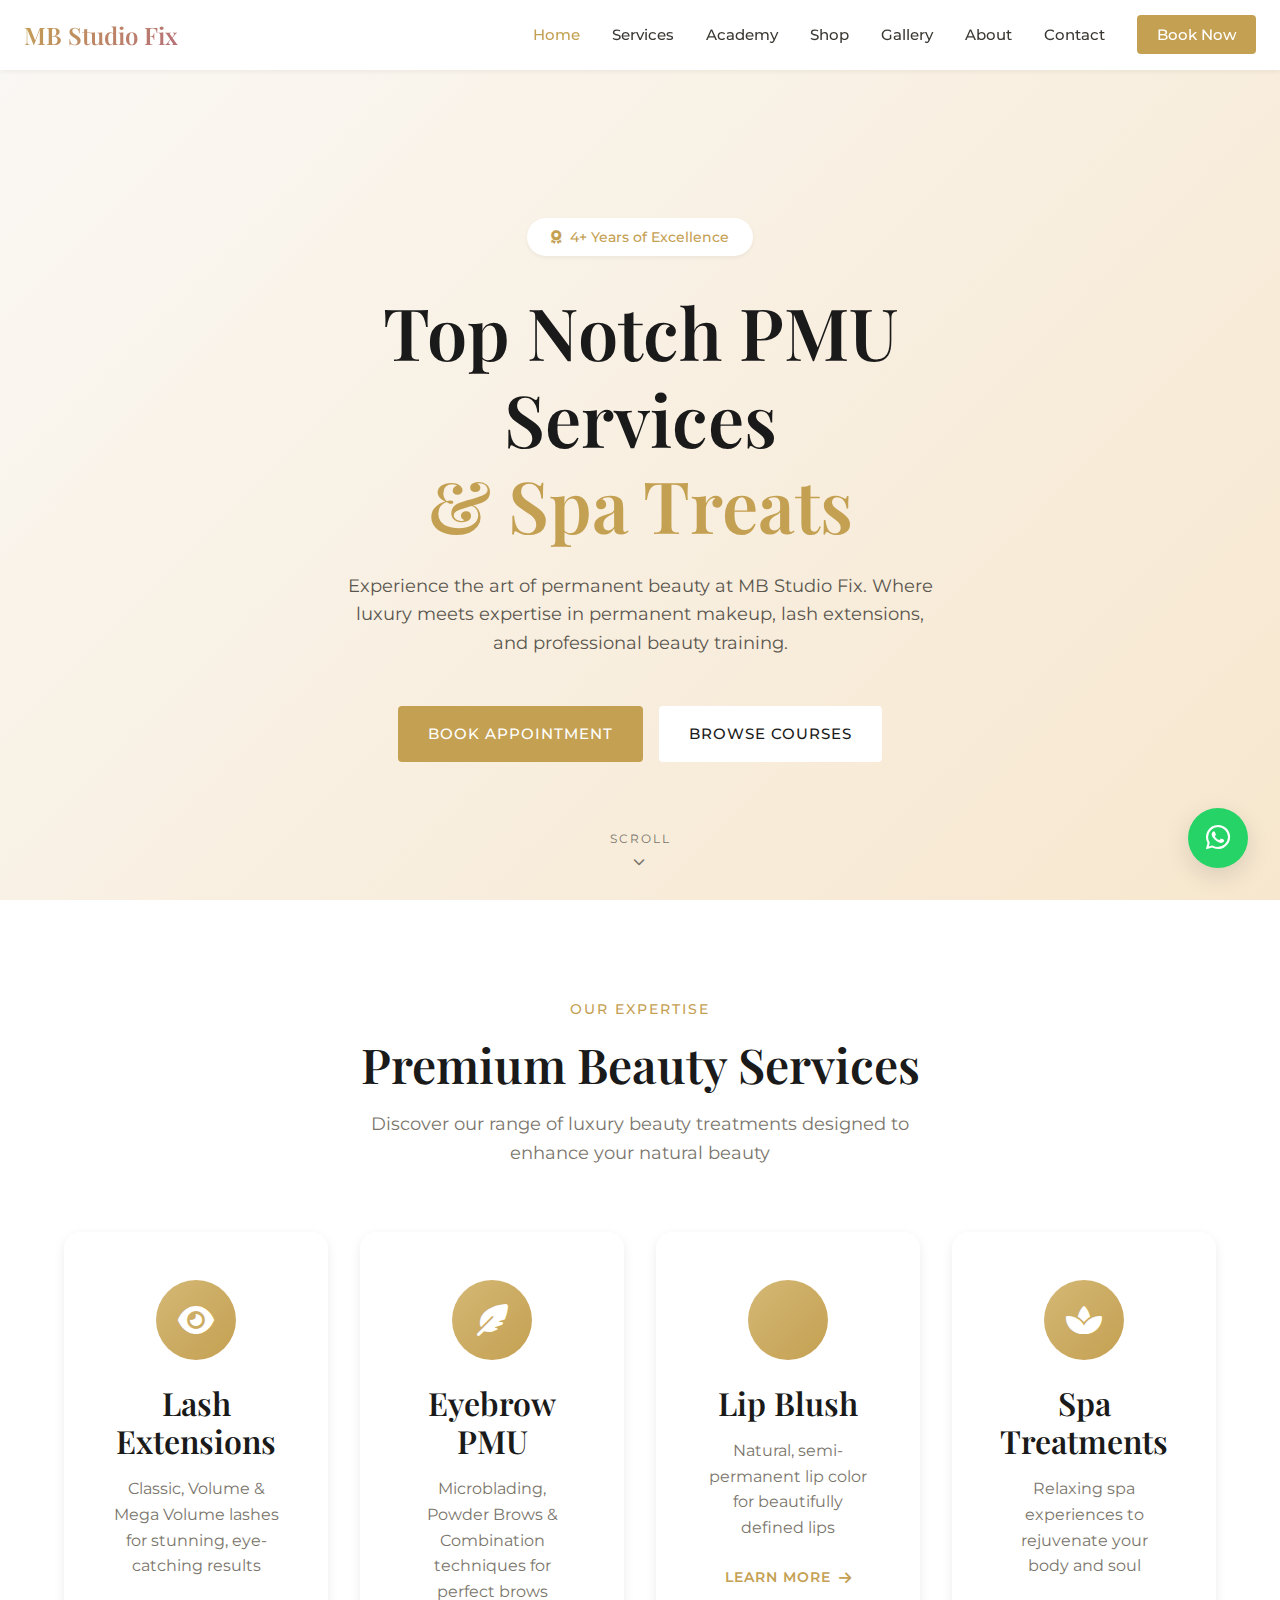
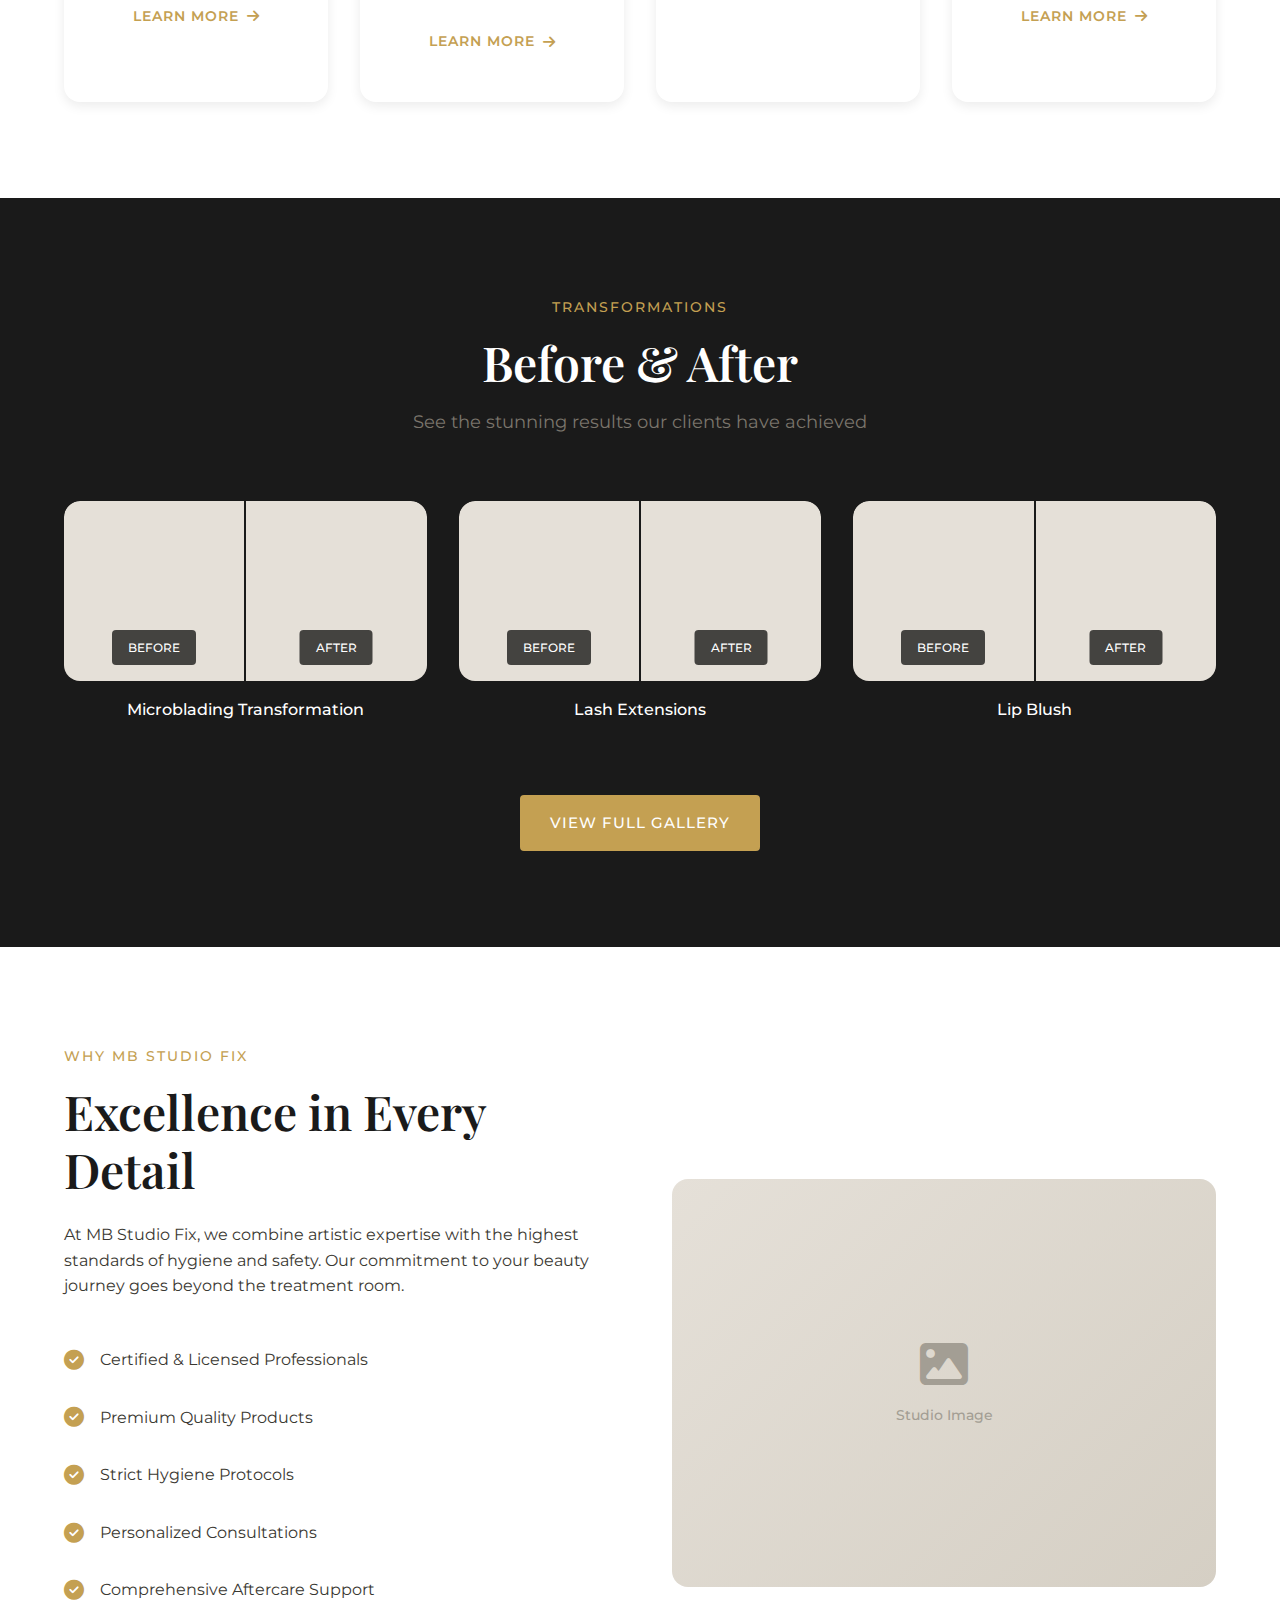
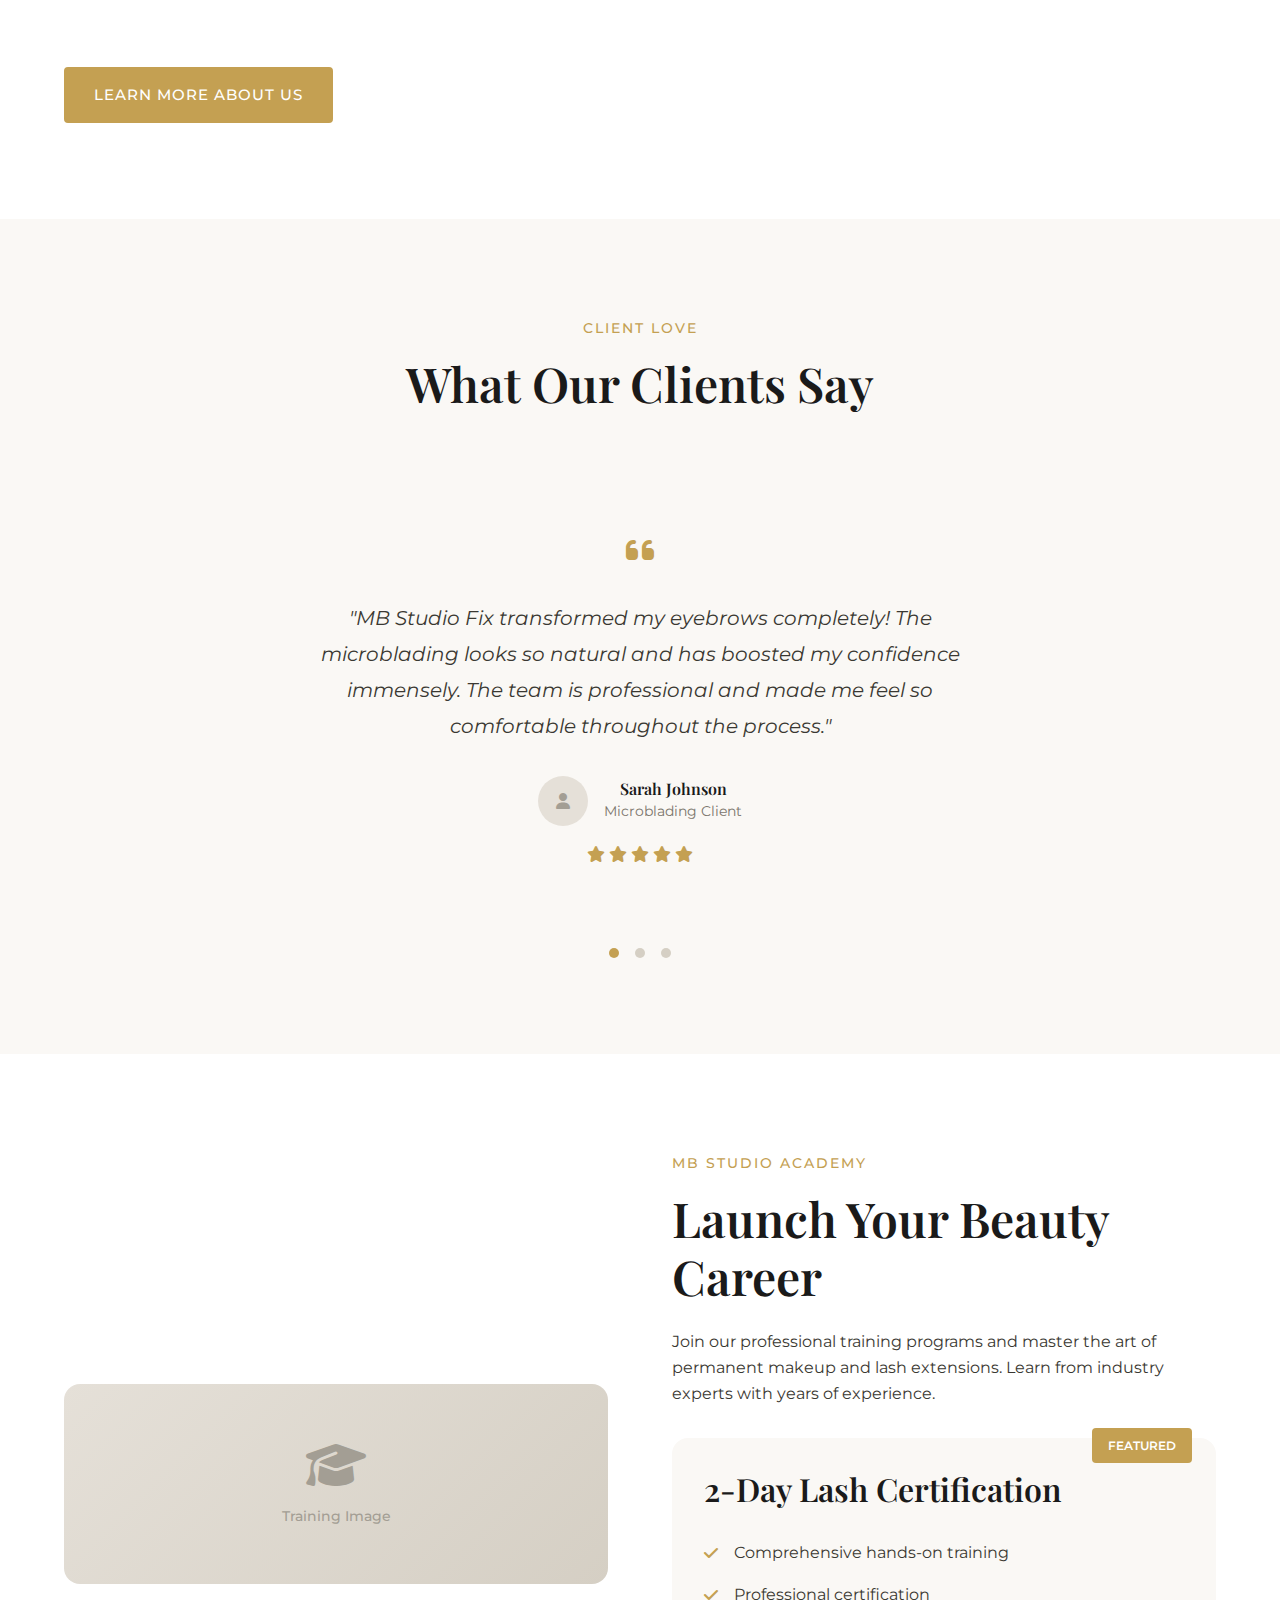
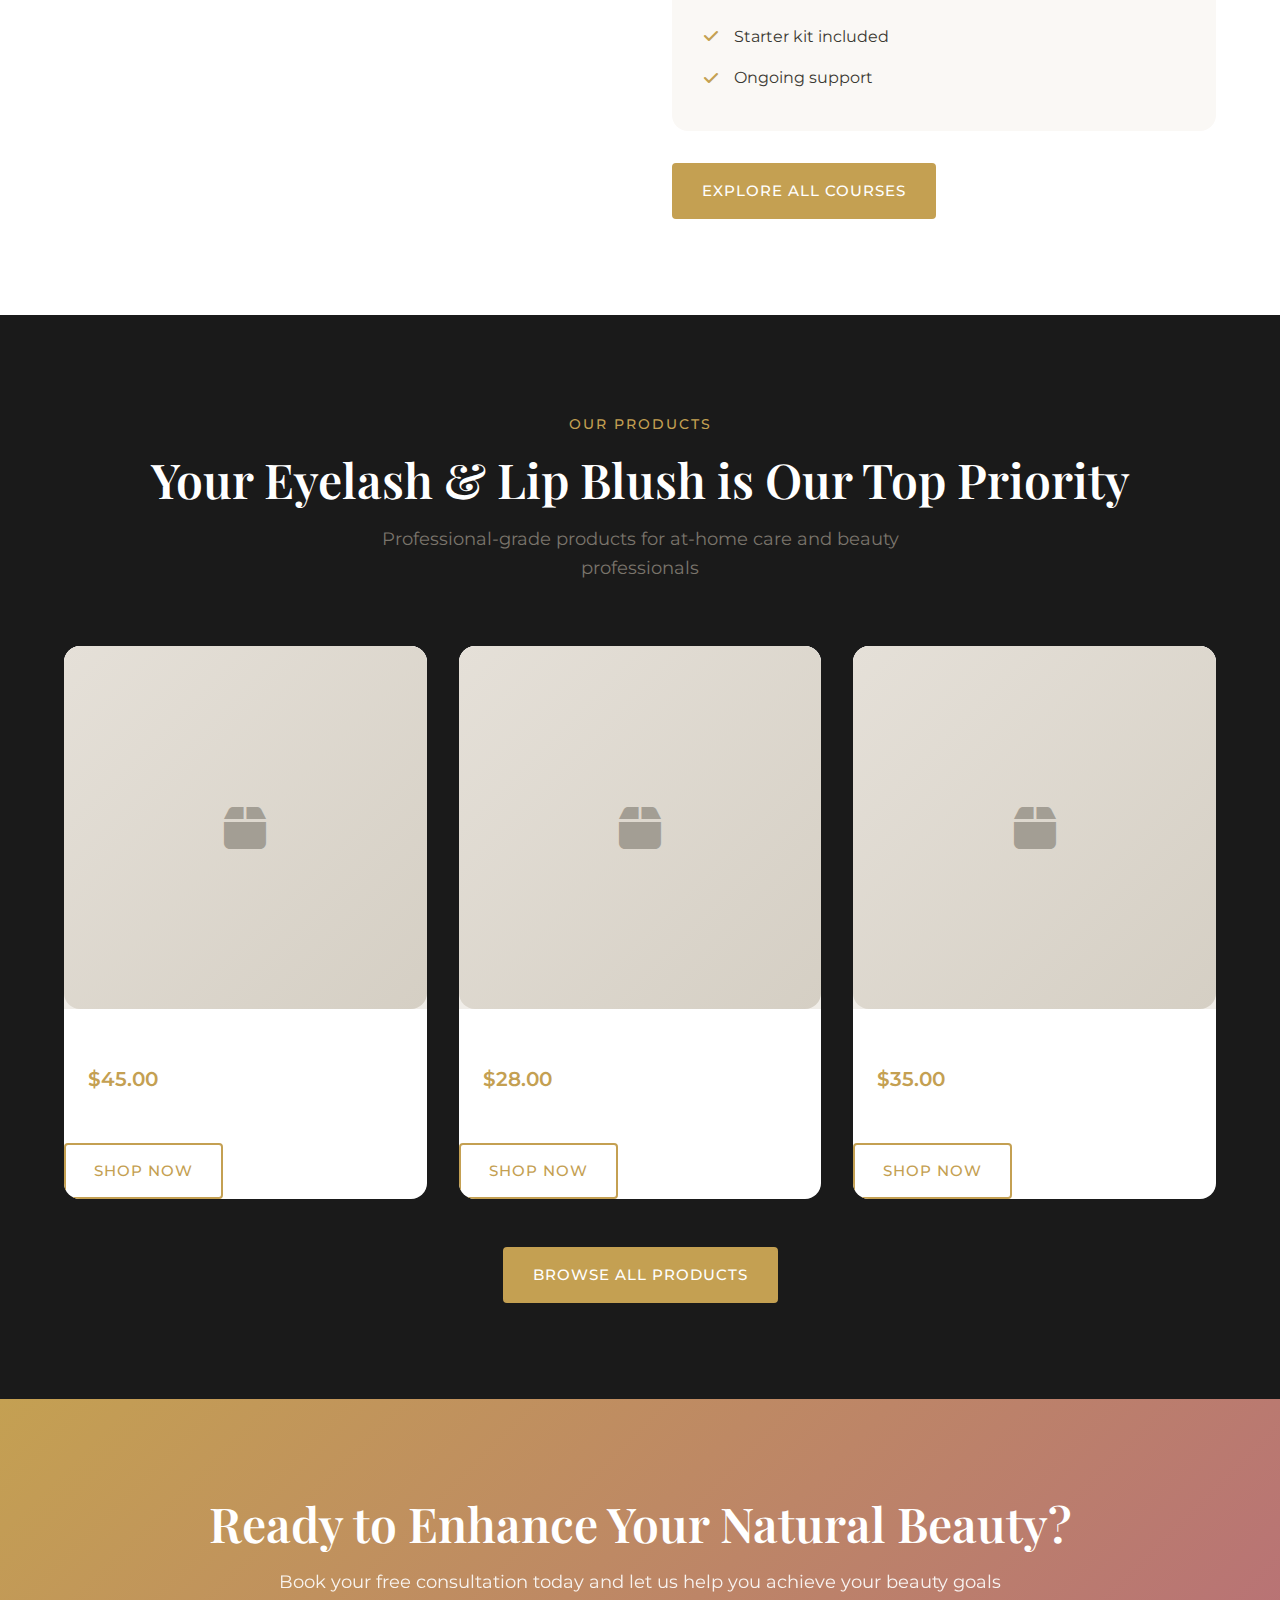
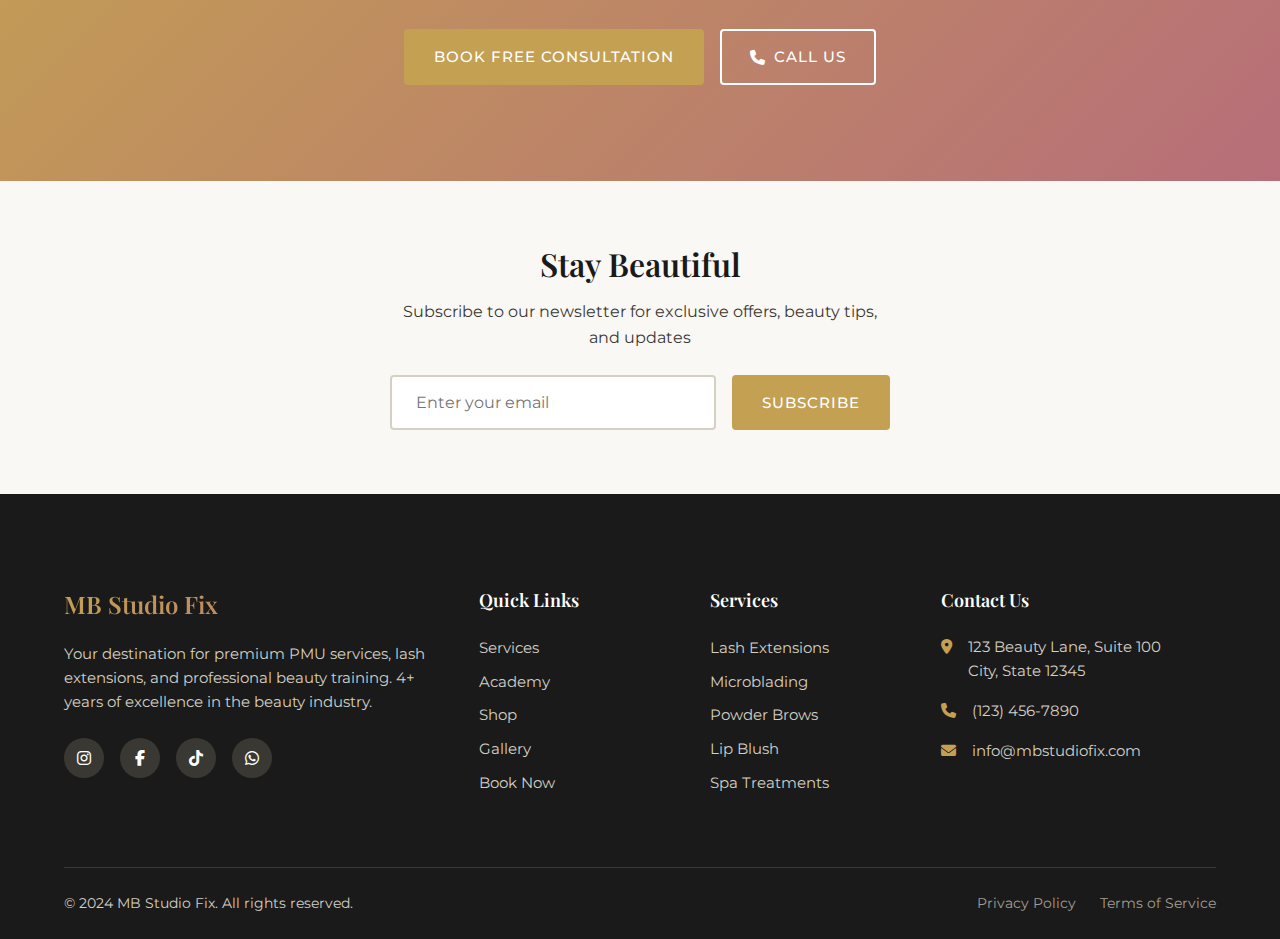
<file: index.html>
<!DOCTYPE html>
<html lang="en">
<head>
    <meta charset="UTF-8">
    <meta name="viewport" content="width=device-width, initial-scale=1.0">
    <meta name="description" content="MB Studio Fix - Premium PMU Services & Beauty Academy. 4+ years of excellence in permanent makeup, lash extensions, and professional training.">
    <meta name="keywords" content="PMU, permanent makeup, microblading, lash extensions, beauty academy, lip blush">
    <title>MB Studio Fix | Premium PMU Services & Beauty Academy</title>
    <link rel="stylesheet" href="css/styles.css">
    <link rel="preconnect" href="https://fonts.googleapis.com">
    <link rel="preconnect" href="https://fonts.gstatic.com" crossorigin>
    <link href="https://fonts.googleapis.com/css2?family=Playfair+Display:wght@400;500;600;700&family=Montserrat:wght@300;400;500;600&display=swap" rel="stylesheet">
    <link rel="stylesheet" href="https://cdnjs.cloudflare.com/ajax/libs/font-awesome/6.4.0/css/all.min.css">
</head>
<body>
    <!-- Navigation -->
    <nav class="navbar">
        <div class="nav-container">
            <a href="index.html" class="logo">
                <span class="logo-text">MB Studio Fix</span>
            </a>
            <button class="nav-toggle" aria-label="Toggle navigation">
                <span class="hamburger"></span>
            </button>
            <ul class="nav-menu">
                <li><a href="index.html" class="nav-link active">Home</a></li>
                <li><a href="services.html" class="nav-link">Services</a></li>
                <li><a href="courses.html" class="nav-link">Academy</a></li>
                <li><a href="shop.html" class="nav-link">Shop</a></li>
                <li><a href="gallery.html" class="nav-link">Gallery</a></li>
                <li><a href="about.html" class="nav-link">About</a></li>
                <li><a href="contact.html" class="nav-link">Contact</a></li>
                <li><a href="booking.html" class="nav-link btn-nav">Book Now</a></li>
            </ul>
        </div>
    </nav>

    <!-- Hero Section -->
    <section class="hero">
        <div class="hero-overlay"></div>
        <div class="hero-content">
            <div class="trust-badge">
                <i class="fas fa-award"></i>
                <span>4+ Years of Excellence</span>
            </div>
            <h1 class="hero-title">Top Notch PMU Services<br><span class="accent">&amp; Spa Treats</span></h1>
            <p class="hero-subtitle">Experience the art of permanent beauty at MB Studio Fix. Where luxury meets expertise in permanent makeup, lash extensions, and professional beauty training.</p>
            <div class="hero-buttons">
                <a href="booking.html" class="btn btn-primary">Book Appointment</a>
                <a href="courses.html" class="btn btn-secondary">Browse Courses</a>
            </div>
        </div>
        <div class="scroll-indicator">
            <span>Scroll</span>
            <i class="fas fa-chevron-down"></i>
        </div>
    </section>

    <!-- Services Overview -->
    <section class="services-overview section">
        <div class="container">
            <div class="section-header">
                <span class="section-tag">Our Expertise</span>
                <h2 class="section-title">Premium Beauty Services</h2>
                <p class="section-subtitle">Discover our range of luxury beauty treatments designed to enhance your natural beauty</p>
            </div>
            <div class="services-grid">
                <div class="service-card" data-aos="fade-up">
                    <div class="service-icon">
                        <i class="fas fa-eye"></i>
                    </div>
                    <h3>Lash Extensions</h3>
                    <p>Classic, Volume & Mega Volume lashes for stunning, eye-catching results</p>
                    <a href="services.html#lashes" class="service-link">Learn More <i class="fas fa-arrow-right"></i></a>
                </div>
                <div class="service-card" data-aos="fade-up" data-aos-delay="100">
                    <div class="service-icon">
                        <i class="fas fa-feather-alt"></i>
                    </div>
                    <h3>Eyebrow PMU</h3>
                    <p>Microblading, Powder Brows & Combination techniques for perfect brows</p>
                    <a href="services.html#brows" class="service-link">Learn More <i class="fas fa-arrow-right"></i></a>
                </div>
                <div class="service-card" data-aos="fade-up" data-aos-delay="200">
                    <div class="service-icon">
                        <i class="fas fa-lips"></i>
                    </div>
                    <h3>Lip Blush</h3>
                    <p>Natural, semi-permanent lip color for beautifully defined lips</p>
                    <a href="services.html#lips" class="service-link">Learn More <i class="fas fa-arrow-right"></i></a>
                </div>
                <div class="service-card" data-aos="fade-up" data-aos-delay="300">
                    <div class="service-icon">
                        <i class="fas fa-spa"></i>
                    </div>
                    <h3>Spa Treatments</h3>
                    <p>Relaxing spa experiences to rejuvenate your body and soul</p>
                    <a href="services.html#spa" class="service-link">Learn More <i class="fas fa-arrow-right"></i></a>
                </div>
            </div>
        </div>
    </section>

    <!-- Before & After Gallery -->
    <section class="gallery-preview section section-dark">
        <div class="container">
            <div class="section-header">
                <span class="section-tag">Transformations</span>
                <h2 class="section-title">Before &amp; After</h2>
                <p class="section-subtitle">See the stunning results our clients have achieved</p>
            </div>
            <div class="gallery-grid">
                <div class="gallery-item">
                    <div class="before-after-container">
                        <div class="before-image">
                            <span class="label">Before</span>
                        </div>
                        <div class="after-image">
                            <span class="label">After</span>
                        </div>
                    </div>
                    <p class="gallery-caption">Microblading Transformation</p>
                </div>
                <div class="gallery-item">
                    <div class="before-after-container">
                        <div class="before-image">
                            <span class="label">Before</span>
                        </div>
                        <div class="after-image">
                            <span class="label">After</span>
                        </div>
                    </div>
                    <p class="gallery-caption">Lash Extensions</p>
                </div>
                <div class="gallery-item">
                    <div class="before-after-container">
                        <div class="before-image">
                            <span class="label">Before</span>
                        </div>
                        <div class="after-image">
                            <span class="label">After</span>
                        </div>
                    </div>
                    <p class="gallery-caption">Lip Blush</p>
                </div>
            </div>
            <div class="text-center">
                <a href="gallery.html" class="btn btn-primary">View Full Gallery</a>
            </div>
        </div>
    </section>

    <!-- Why Choose Us -->
    <section class="why-us section">
        <div class="container">
            <div class="why-us-grid">
                <div class="why-us-content">
                    <span class="section-tag">Why MB Studio Fix</span>
                    <h2 class="section-title">Excellence in Every Detail</h2>
                    <p>At MB Studio Fix, we combine artistic expertise with the highest standards of hygiene and safety. Our commitment to your beauty journey goes beyond the treatment room.</p>
                    <ul class="why-us-list">
                        <li>
                            <i class="fas fa-check-circle"></i>
                            <span>Certified &amp; Licensed Professionals</span>
                        </li>
                        <li>
                            <i class="fas fa-check-circle"></i>
                            <span>Premium Quality Products</span>
                        </li>
                        <li>
                            <i class="fas fa-check-circle"></i>
                            <span>Strict Hygiene Protocols</span>
                        </li>
                        <li>
                            <i class="fas fa-check-circle"></i>
                            <span>Personalized Consultations</span>
                        </li>
                        <li>
                            <i class="fas fa-check-circle"></i>
                            <span>Comprehensive Aftercare Support</span>
                        </li>
                    </ul>
                    <a href="about.html" class="btn btn-primary">Learn More About Us</a>
                </div>
                <div class="why-us-image">
                    <div class="image-placeholder">
                        <i class="fas fa-image"></i>
                        <span>Studio Image</span>
                    </div>
                </div>
            </div>
        </div>
    </section>

    <!-- Testimonials -->
    <section class="testimonials section section-cream">
        <div class="container">
            <div class="section-header">
                <span class="section-tag">Client Love</span>
                <h2 class="section-title">What Our Clients Say</h2>
            </div>
            <div class="testimonials-slider">
                <div class="testimonial-card active">
                    <div class="quote-icon">
                        <i class="fas fa-quote-left"></i>
                    </div>
                    <p class="testimonial-text">"MB Studio Fix transformed my eyebrows completely! The microblading looks so natural and has boosted my confidence immensely. The team is professional and made me feel so comfortable throughout the process."</p>
                    <div class="testimonial-author">
                        <div class="author-avatar">
                            <i class="fas fa-user"></i>
                        </div>
                        <div class="author-info">
                            <h4>Sarah Johnson</h4>
                            <span>Microblading Client</span>
                        </div>
                    </div>
                    <div class="testimonial-rating">
                        <i class="fas fa-star"></i>
                        <i class="fas fa-star"></i>
                        <i class="fas fa-star"></i>
                        <i class="fas fa-star"></i>
                        <i class="fas fa-star"></i>
                    </div>
                </div>
                <div class="testimonial-card">
                    <div class="quote-icon">
                        <i class="fas fa-quote-left"></i>
                    </div>
                    <p class="testimonial-text">"I completed the 2-Day Lash Certification course and it was incredible! The hands-on training was thorough and I left feeling confident to start my own lash business. Highly recommend!"</p>
                    <div class="testimonial-author">
                        <div class="author-avatar">
                            <i class="fas fa-user"></i>
                        </div>
                        <div class="author-info">
                            <h4>Michelle Davis</h4>
                            <span>Academy Graduate</span>
                        </div>
                    </div>
                    <div class="testimonial-rating">
                        <i class="fas fa-star"></i>
                        <i class="fas fa-star"></i>
                        <i class="fas fa-star"></i>
                        <i class="fas fa-star"></i>
                        <i class="fas fa-star"></i>
                    </div>
                </div>
                <div class="testimonial-card">
                    <div class="quote-icon">
                        <i class="fas fa-quote-left"></i>
                    </div>
                    <p class="testimonial-text">"The lip blush treatment exceeded my expectations! My lips look naturally fuller and beautifully tinted. The attention to detail and care I received was exceptional."</p>
                    <div class="testimonial-author">
                        <div class="author-avatar">
                            <i class="fas fa-user"></i>
                        </div>
                        <div class="author-info">
                            <h4>Amanda Williams</h4>
                            <span>Lip Blush Client</span>
                        </div>
                    </div>
                    <div class="testimonial-rating">
                        <i class="fas fa-star"></i>
                        <i class="fas fa-star"></i>
                        <i class="fas fa-star"></i>
                        <i class="fas fa-star"></i>
                        <i class="fas fa-star"></i>
                    </div>
                </div>
            </div>
            <div class="testimonial-dots">
                <span class="dot active" data-index="0"></span>
                <span class="dot" data-index="1"></span>
                <span class="dot" data-index="2"></span>
            </div>
        </div>
    </section>

    <!-- Academy Preview -->
    <section class="academy-preview section">
        <div class="container">
            <div class="academy-grid">
                <div class="academy-image">
                    <div class="image-placeholder">
                        <i class="fas fa-graduation-cap"></i>
                        <span>Training Image</span>
                    </div>
                </div>
                <div class="academy-content">
                    <span class="section-tag">MB Studio Academy</span>
                    <h2 class="section-title">Launch Your Beauty Career</h2>
                    <p>Join our professional training programs and master the art of permanent makeup and lash extensions. Learn from industry experts with years of experience.</p>
                    <div class="featured-course">
                        <div class="course-badge">Featured</div>
                        <h3>2-Day Lash Certification</h3>
                        <ul class="course-features">
                            <li><i class="fas fa-check"></i> Comprehensive hands-on training</li>
                            <li><i class="fas fa-check"></i> Professional certification</li>
                            <li><i class="fas fa-check"></i> Starter kit included</li>
                            <li><i class="fas fa-check"></i> Ongoing support</li>
                        </ul>
                    </div>
                    <a href="courses.html" class="btn btn-primary">Explore All Courses</a>
                </div>
            </div>
        </div>
    </section>

    <!-- Shop Preview -->
    <section class="shop-preview section section-dark">
        <div class="container">
            <div class="section-header">
                <span class="section-tag">Our Products</span>
                <h2 class="section-title">Your Eyelash &amp; Lip Blush is Our Top Priority</h2>
                <p class="section-subtitle">Professional-grade products for at-home care and beauty professionals</p>
            </div>
            <div class="products-preview">
                <div class="product-card">
                    <div class="product-image">
                        <div class="image-placeholder">
                            <i class="fas fa-box"></i>
                        </div>
                    </div>
                    <h3>Lash Care Kit</h3>
                    <p class="product-price">$45.00</p>
                    <a href="shop.html" class="btn btn-outline">Shop Now</a>
                </div>
                <div class="product-card">
                    <div class="product-image">
                        <div class="image-placeholder">
                            <i class="fas fa-box"></i>
                        </div>
                    </div>
                    <h3>Lip Blush Balm</h3>
                    <p class="product-price">$28.00</p>
                    <a href="shop.html" class="btn btn-outline">Shop Now</a>
                </div>
                <div class="product-card">
                    <div class="product-image">
                        <div class="image-placeholder">
                            <i class="fas fa-box"></i>
                        </div>
                    </div>
                    <h3>Brow Serum</h3>
                    <p class="product-price">$35.00</p>
                    <a href="shop.html" class="btn btn-outline">Shop Now</a>
                </div>
            </div>
            <div class="text-center">
                <a href="shop.html" class="btn btn-primary">Browse All Products</a>
            </div>
        </div>
    </section>

    <!-- CTA Section -->
    <section class="cta-section">
        <div class="container">
            <div class="cta-content">
                <h2>Ready to Enhance Your Natural Beauty?</h2>
                <p>Book your free consultation today and let us help you achieve your beauty goals</p>
                <div class="cta-buttons">
                    <a href="booking.html" class="btn btn-primary">Book Free Consultation</a>
                    <a href="tel:+1234567890" class="btn btn-outline-light">
                        <i class="fas fa-phone"></i> Call Us
                    </a>
                </div>
            </div>
        </div>
    </section>

    <!-- Newsletter -->
    <section class="newsletter section-cream">
        <div class="container">
            <div class="newsletter-content">
                <h3>Stay Beautiful</h3>
                <p>Subscribe to our newsletter for exclusive offers, beauty tips, and updates</p>
                <form class="newsletter-form">
                    <input type="email" placeholder="Enter your email" required>
                    <button type="submit" class="btn btn-primary">Subscribe</button>
                </form>
            </div>
        </div>
    </section>

    <!-- Footer -->
    <footer class="footer">
        <div class="container">
            <div class="footer-grid">
                <div class="footer-brand">
                    <h3 class="logo-text">MB Studio Fix</h3>
                    <p>Your destination for premium PMU services, lash extensions, and professional beauty training. 4+ years of excellence in the beauty industry.</p>
                    <div class="social-links">
                        <a href="#" aria-label="Instagram"><i class="fab fa-instagram"></i></a>
                        <a href="#" aria-label="Facebook"><i class="fab fa-facebook-f"></i></a>
                        <a href="#" aria-label="TikTok"><i class="fab fa-tiktok"></i></a>
                        <a href="#" aria-label="WhatsApp"><i class="fab fa-whatsapp"></i></a>
                    </div>
                </div>
                <div class="footer-links">
                    <h4>Quick Links</h4>
                    <ul>
                        <li><a href="services.html">Services</a></li>
                        <li><a href="courses.html">Academy</a></li>
                        <li><a href="shop.html">Shop</a></li>
                        <li><a href="gallery.html">Gallery</a></li>
                        <li><a href="booking.html">Book Now</a></li>
                    </ul>
                </div>
                <div class="footer-links">
                    <h4>Services</h4>
                    <ul>
                        <li><a href="services.html#lashes">Lash Extensions</a></li>
                        <li><a href="services.html#brows">Microblading</a></li>
                        <li><a href="services.html#brows">Powder Brows</a></li>
                        <li><a href="services.html#lips">Lip Blush</a></li>
                        <li><a href="services.html#spa">Spa Treatments</a></li>
                    </ul>
                </div>
                <div class="footer-contact">
                    <h4>Contact Us</h4>
                    <ul>
                        <li>
                            <i class="fas fa-map-marker-alt"></i>
                            <span>123 Beauty Lane, Suite 100<br>City, State 12345</span>
                        </li>
                        <li>
                            <i class="fas fa-phone"></i>
                            <a href="tel:+1234567890">(123) 456-7890</a>
                        </li>
                        <li>
                            <i class="fas fa-envelope"></i>
                            <a href="mailto:info@mbstudiofix.com">info@mbstudiofix.com</a>
                        </li>
                    </ul>
                </div>
            </div>
            <div class="footer-bottom">
                <p>&copy; 2024 MB Studio Fix. All rights reserved.</p>
                <div class="footer-bottom-links">
                    <a href="#">Privacy Policy</a>
                    <a href="#">Terms of Service</a>
                </div>
            </div>
        </div>
    </footer>

    <!-- WhatsApp Float Button -->
    <a href="https://wa.me/1234567890" class="whatsapp-float" aria-label="Chat on WhatsApp">
        <i class="fab fa-whatsapp"></i>
    </a>

    <script src="js/main.js"></script>
</body>
</html>
</file>
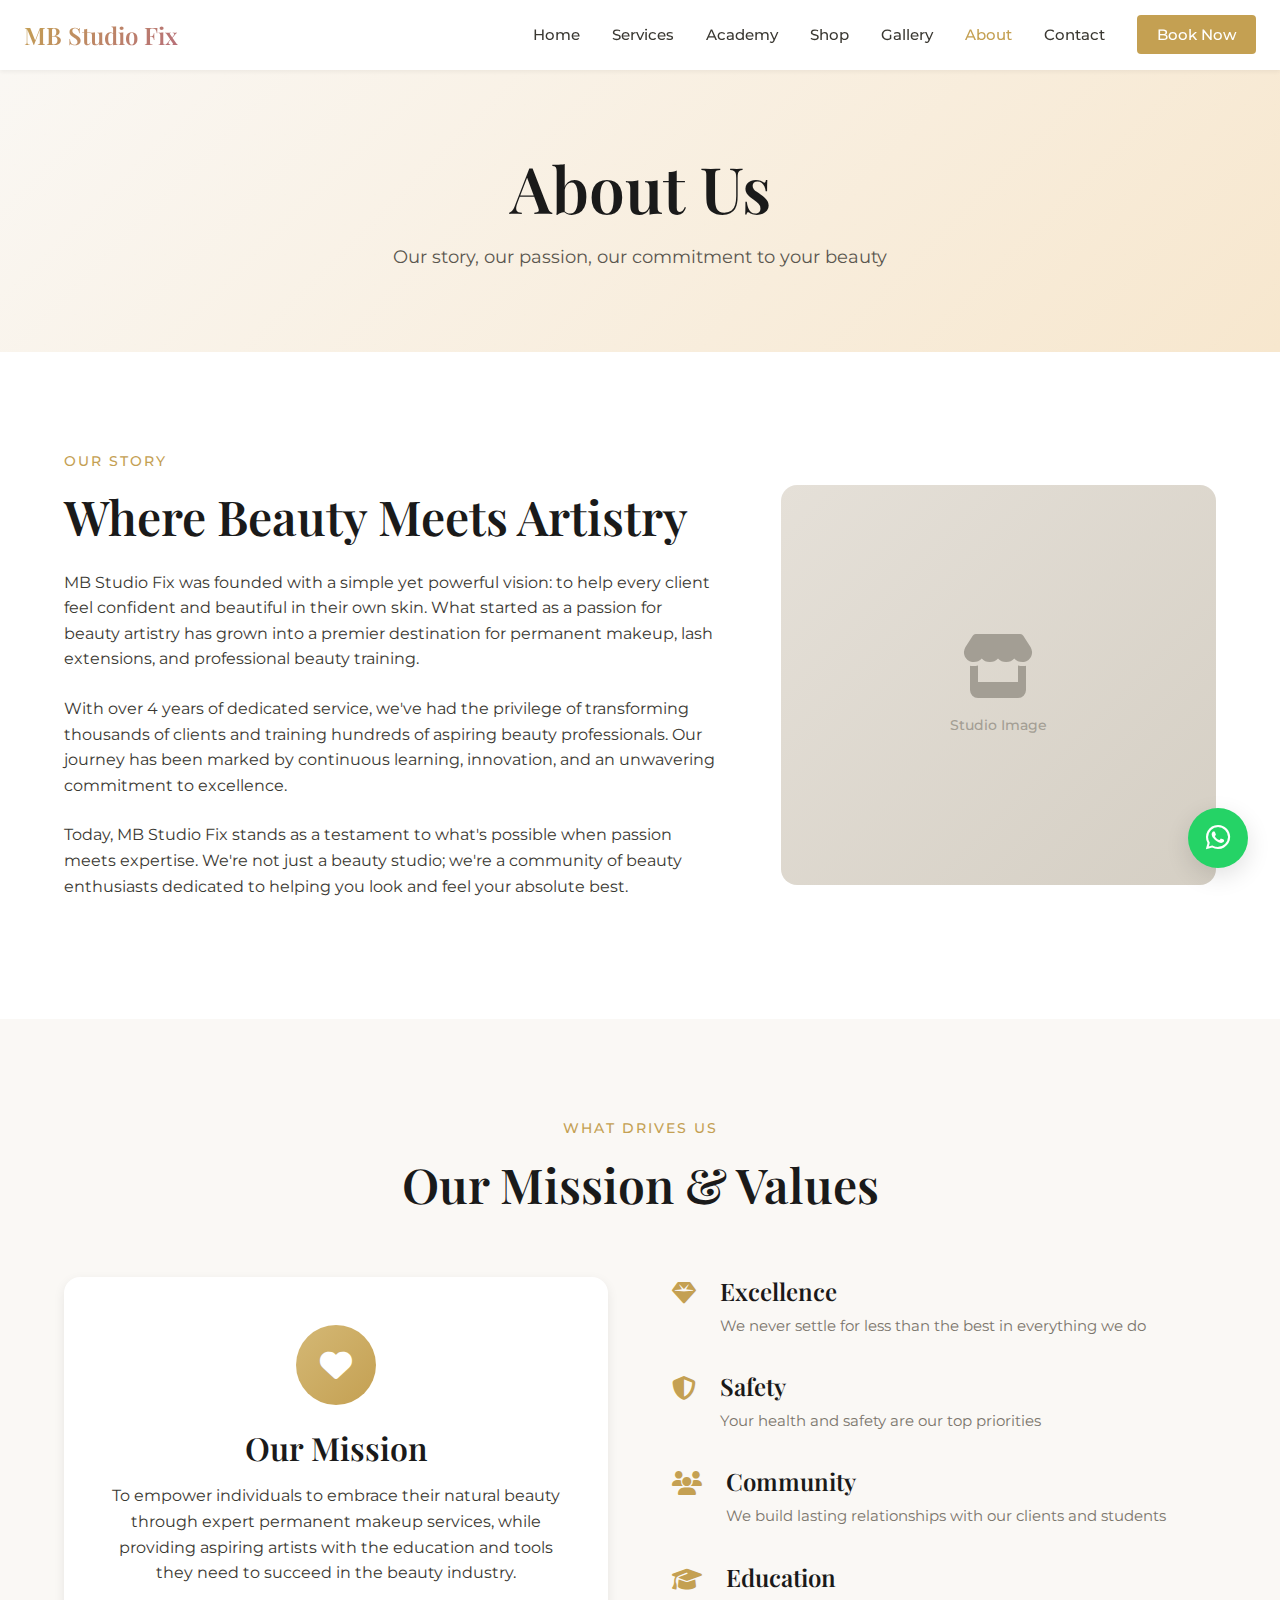
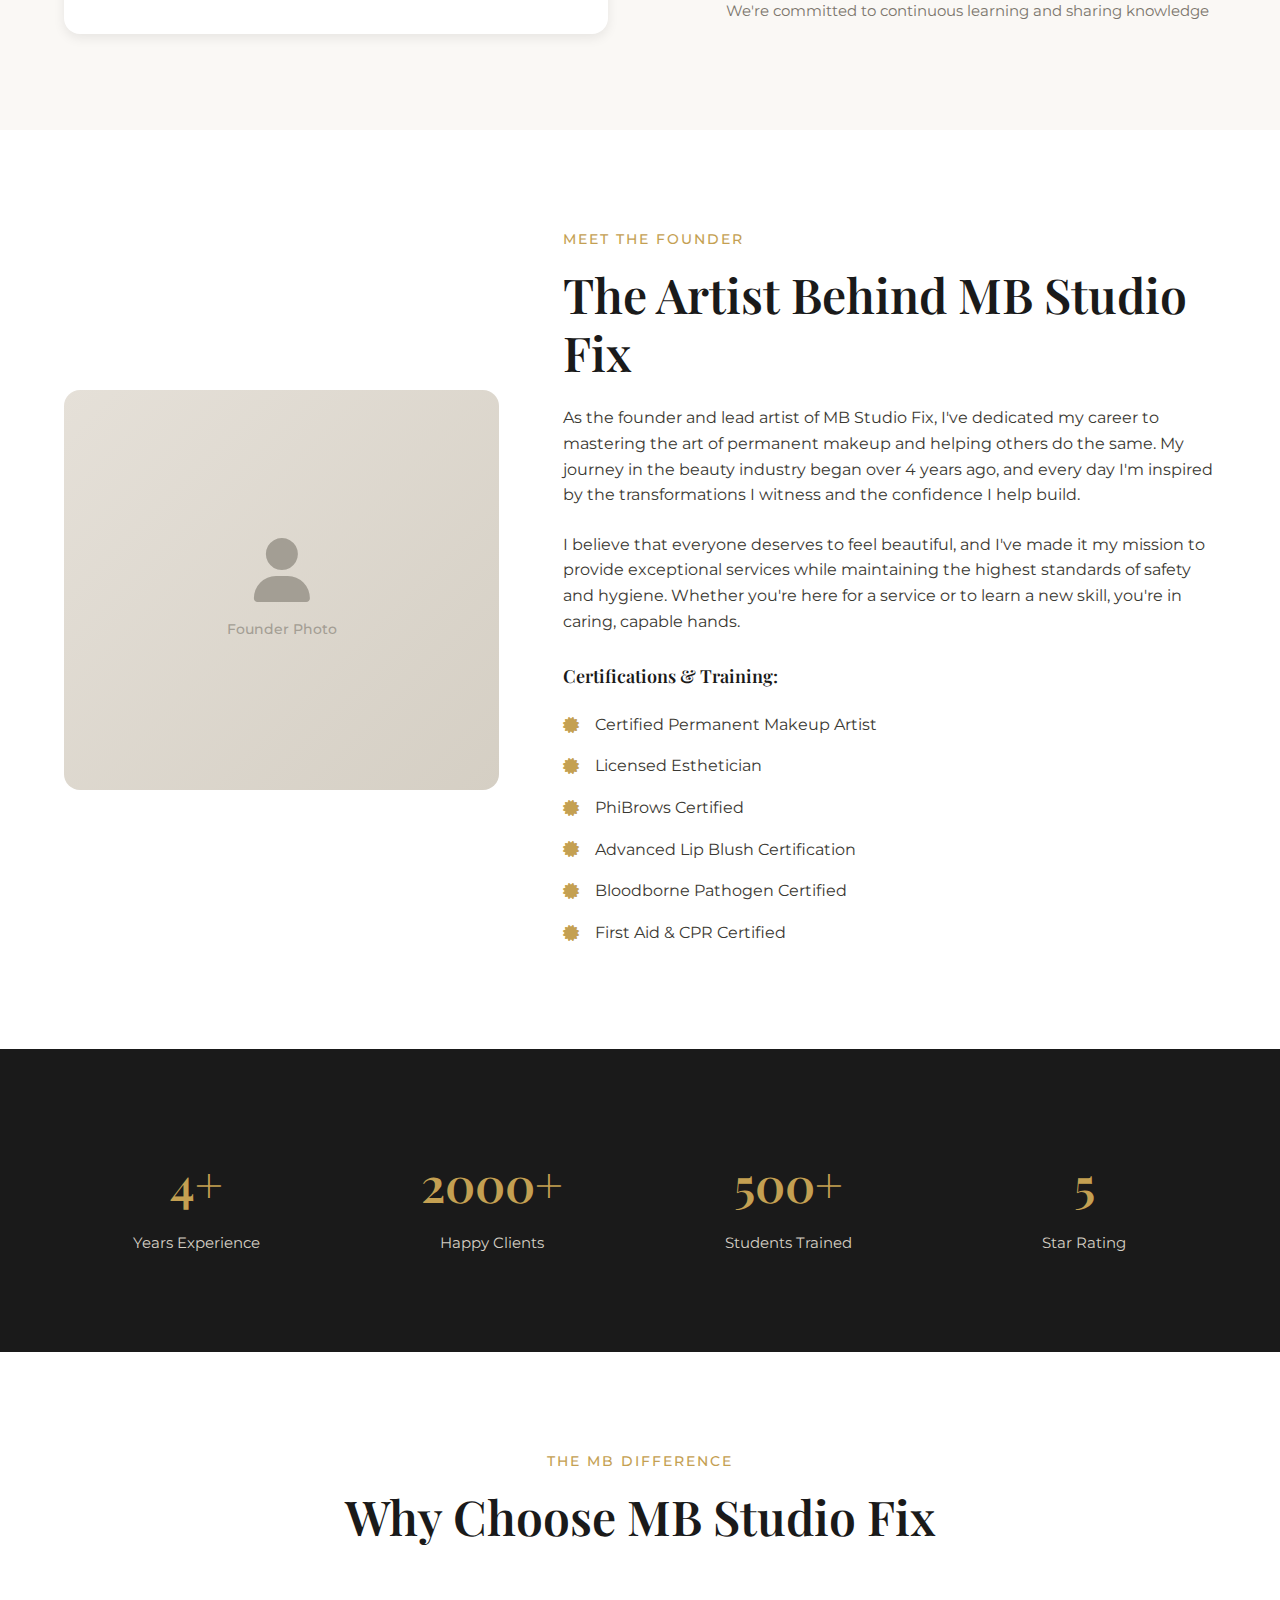
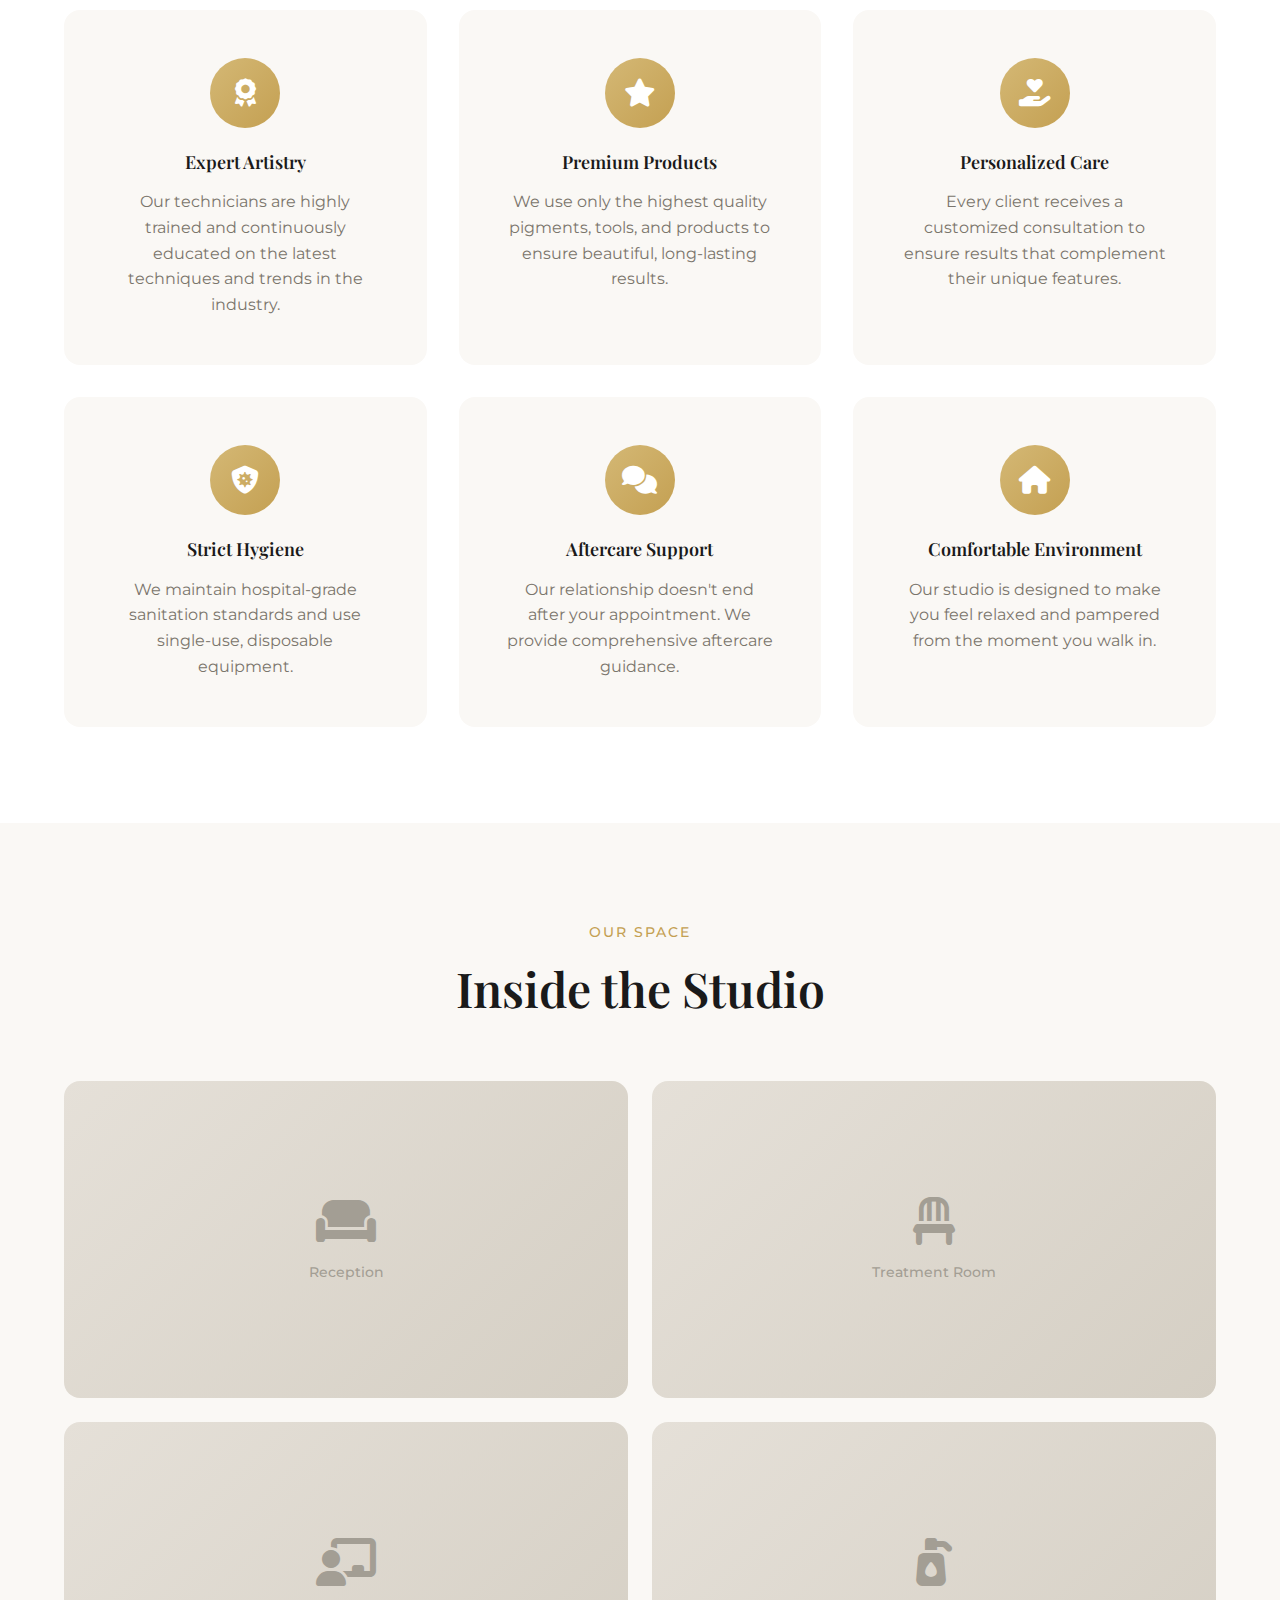
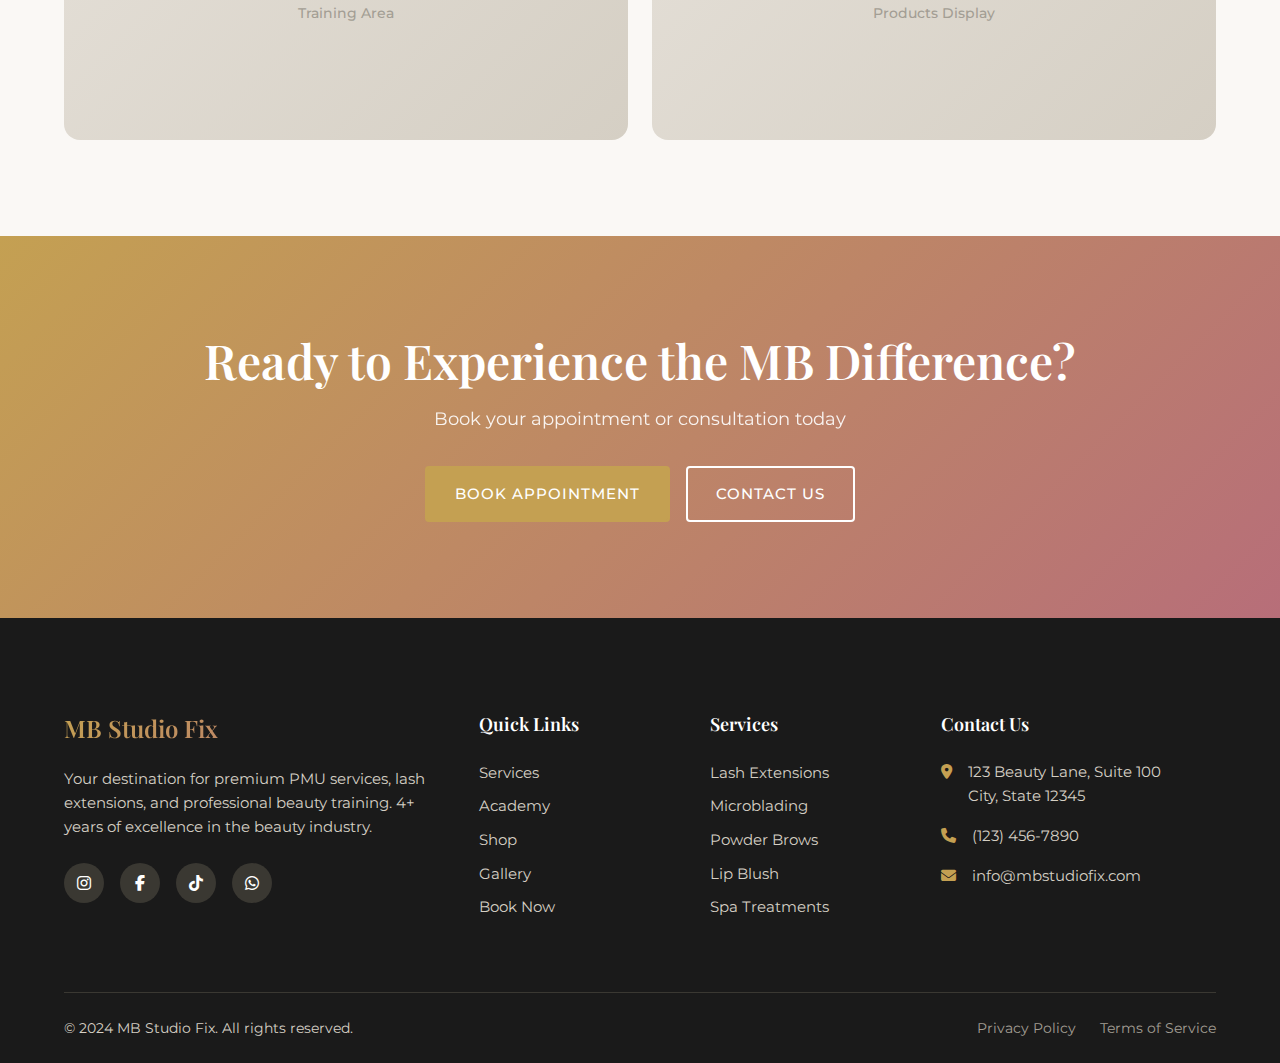
<file: about.html>
<!DOCTYPE html>
<html lang="en">
<head>
    <meta charset="UTF-8">
    <meta name="viewport" content="width=device-width, initial-scale=1.0">
    <meta name="description" content="About MB Studio Fix - Learn about our story, mission, and the team behind 4+ years of excellence in permanent makeup and beauty services.">
    <title>About Us | MB Studio Fix - Our Story</title>
    <link rel="stylesheet" href="css/styles.css">
    <link rel="preconnect" href="https://fonts.googleapis.com">
    <link rel="preconnect" href="https://fonts.gstatic.com" crossorigin>
    <link href="https://fonts.googleapis.com/css2?family=Playfair+Display:wght@400;500;600;700&family=Montserrat:wght@300;400;500;600&display=swap" rel="stylesheet">
    <link rel="stylesheet" href="https://cdnjs.cloudflare.com/ajax/libs/font-awesome/6.4.0/css/all.min.css">
</head>
<body>
    <!-- Navigation -->
    <nav class="navbar">
        <div class="nav-container">
            <a href="index.html" class="logo">
                <span class="logo-text">MB Studio Fix</span>
            </a>
            <button class="nav-toggle" aria-label="Toggle navigation">
                <span class="hamburger"></span>
            </button>
            <ul class="nav-menu">
                <li><a href="index.html" class="nav-link">Home</a></li>
                <li><a href="services.html" class="nav-link">Services</a></li>
                <li><a href="courses.html" class="nav-link">Academy</a></li>
                <li><a href="shop.html" class="nav-link">Shop</a></li>
                <li><a href="gallery.html" class="nav-link">Gallery</a></li>
                <li><a href="about.html" class="nav-link active">About</a></li>
                <li><a href="contact.html" class="nav-link">Contact</a></li>
                <li><a href="booking.html" class="nav-link btn-nav">Book Now</a></li>
            </ul>
        </div>
    </nav>

    <!-- Page Header -->
    <section class="page-header about-header">
        <div class="page-header-overlay"></div>
        <div class="container">
            <h1>About Us</h1>
            <p>Our story, our passion, our commitment to your beauty</p>
        </div>
    </section>

    <!-- Our Story -->
    <section class="our-story section">
        <div class="container">
            <div class="story-grid">
                <div class="story-content">
                    <span class="section-tag">Our Story</span>
                    <h2 class="section-title">Where Beauty Meets Artistry</h2>
                    <p>MB Studio Fix was founded with a simple yet powerful vision: to help every client feel confident and beautiful in their own skin. What started as a passion for beauty artistry has grown into a premier destination for permanent makeup, lash extensions, and professional beauty training.</p>
                    <p>With over 4 years of dedicated service, we've had the privilege of transforming thousands of clients and training hundreds of aspiring beauty professionals. Our journey has been marked by continuous learning, innovation, and an unwavering commitment to excellence.</p>
                    <p>Today, MB Studio Fix stands as a testament to what's possible when passion meets expertise. We're not just a beauty studio; we're a community of beauty enthusiasts dedicated to helping you look and feel your absolute best.</p>
                </div>
                <div class="story-image">
                    <div class="image-placeholder large">
                        <i class="fas fa-store"></i>
                        <span>Studio Image</span>
                    </div>
                </div>
            </div>
        </div>
    </section>

    <!-- Mission & Values -->
    <section class="mission-section section section-cream">
        <div class="container">
            <div class="section-header">
                <span class="section-tag">What Drives Us</span>
                <h2 class="section-title">Our Mission &amp; Values</h2>
            </div>
            <div class="mission-grid">
                <div class="mission-card">
                    <div class="mission-icon">
                        <i class="fas fa-heart"></i>
                    </div>
                    <h3>Our Mission</h3>
                    <p>To empower individuals to embrace their natural beauty through expert permanent makeup services, while providing aspiring artists with the education and tools they need to succeed in the beauty industry.</p>
                </div>
                <div class="values-list">
                    <div class="value-item">
                        <i class="fas fa-gem"></i>
                        <div>
                            <h4>Excellence</h4>
                            <p>We never settle for less than the best in everything we do</p>
                        </div>
                    </div>
                    <div class="value-item">
                        <i class="fas fa-shield-alt"></i>
                        <div>
                            <h4>Safety</h4>
                            <p>Your health and safety are our top priorities</p>
                        </div>
                    </div>
                    <div class="value-item">
                        <i class="fas fa-users"></i>
                        <div>
                            <h4>Community</h4>
                            <p>We build lasting relationships with our clients and students</p>
                        </div>
                    </div>
                    <div class="value-item">
                        <i class="fas fa-graduation-cap"></i>
                        <div>
                            <h4>Education</h4>
                            <p>We're committed to continuous learning and sharing knowledge</p>
                        </div>
                    </div>
                </div>
            </div>
        </div>
    </section>

    <!-- Founder Section -->
    <section class="founder-section section">
        <div class="container">
            <div class="founder-grid">
                <div class="founder-image">
                    <div class="image-placeholder large">
                        <i class="fas fa-user"></i>
                        <span>Founder Photo</span>
                    </div>
                </div>
                <div class="founder-content">
                    <span class="section-tag">Meet the Founder</span>
                    <h2 class="section-title">The Artist Behind MB Studio Fix</h2>
                    <p>As the founder and lead artist of MB Studio Fix, I've dedicated my career to mastering the art of permanent makeup and helping others do the same. My journey in the beauty industry began over 4 years ago, and every day I'm inspired by the transformations I witness and the confidence I help build.</p>
                    <p>I believe that everyone deserves to feel beautiful, and I've made it my mission to provide exceptional services while maintaining the highest standards of safety and hygiene. Whether you're here for a service or to learn a new skill, you're in caring, capable hands.</p>

                    <div class="founder-credentials">
                        <h3>Certifications &amp; Training:</h3>
                        <ul>
                            <li><i class="fas fa-certificate"></i> Certified Permanent Makeup Artist</li>
                            <li><i class="fas fa-certificate"></i> Licensed Esthetician</li>
                            <li><i class="fas fa-certificate"></i> PhiBrows Certified</li>
                            <li><i class="fas fa-certificate"></i> Advanced Lip Blush Certification</li>
                            <li><i class="fas fa-certificate"></i> Bloodborne Pathogen Certified</li>
                            <li><i class="fas fa-certificate"></i> First Aid & CPR Certified</li>
                        </ul>
                    </div>
                </div>
            </div>
        </div>
    </section>

    <!-- Stats Section -->
    <section class="stats-section section section-dark">
        <div class="container">
            <div class="stats-grid">
                <div class="stat-item">
                    <span class="stat-number">4+</span>
                    <span class="stat-label">Years Experience</span>
                </div>
                <div class="stat-item">
                    <span class="stat-number">2000+</span>
                    <span class="stat-label">Happy Clients</span>
                </div>
                <div class="stat-item">
                    <span class="stat-number">500+</span>
                    <span class="stat-label">Students Trained</span>
                </div>
                <div class="stat-item">
                    <span class="stat-number">5</span>
                    <span class="stat-label">Star Rating</span>
                </div>
            </div>
        </div>
    </section>

    <!-- Why Choose Us -->
    <section class="why-choose-section section">
        <div class="container">
            <div class="section-header">
                <span class="section-tag">The MB Difference</span>
                <h2 class="section-title">Why Choose MB Studio Fix</h2>
            </div>
            <div class="why-choose-grid">
                <div class="why-choose-card">
                    <div class="card-icon">
                        <i class="fas fa-award"></i>
                    </div>
                    <h3>Expert Artistry</h3>
                    <p>Our technicians are highly trained and continuously educated on the latest techniques and trends in the industry.</p>
                </div>
                <div class="why-choose-card">
                    <div class="card-icon">
                        <i class="fas fa-star"></i>
                    </div>
                    <h3>Premium Products</h3>
                    <p>We use only the highest quality pigments, tools, and products to ensure beautiful, long-lasting results.</p>
                </div>
                <div class="why-choose-card">
                    <div class="card-icon">
                        <i class="fas fa-hand-holding-heart"></i>
                    </div>
                    <h3>Personalized Care</h3>
                    <p>Every client receives a customized consultation to ensure results that complement their unique features.</p>
                </div>
                <div class="why-choose-card">
                    <div class="card-icon">
                        <i class="fas fa-shield-virus"></i>
                    </div>
                    <h3>Strict Hygiene</h3>
                    <p>We maintain hospital-grade sanitation standards and use single-use, disposable equipment.</p>
                </div>
                <div class="why-choose-card">
                    <div class="card-icon">
                        <i class="fas fa-comments"></i>
                    </div>
                    <h3>Aftercare Support</h3>
                    <p>Our relationship doesn't end after your appointment. We provide comprehensive aftercare guidance.</p>
                </div>
                <div class="why-choose-card">
                    <div class="card-icon">
                        <i class="fas fa-home"></i>
                    </div>
                    <h3>Comfortable Environment</h3>
                    <p>Our studio is designed to make you feel relaxed and pampered from the moment you walk in.</p>
                </div>
            </div>
        </div>
    </section>

    <!-- Studio Gallery -->
    <section class="studio-gallery section section-cream">
        <div class="container">
            <div class="section-header">
                <span class="section-tag">Our Space</span>
                <h2 class="section-title">Inside the Studio</h2>
            </div>
            <div class="studio-gallery-grid">
                <div class="studio-image">
                    <div class="image-placeholder">
                        <i class="fas fa-couch"></i>
                        <span>Reception</span>
                    </div>
                </div>
                <div class="studio-image">
                    <div class="image-placeholder">
                        <i class="fas fa-chair"></i>
                        <span>Treatment Room</span>
                    </div>
                </div>
                <div class="studio-image">
                    <div class="image-placeholder">
                        <i class="fas fa-chalkboard-teacher"></i>
                        <span>Training Area</span>
                    </div>
                </div>
                <div class="studio-image">
                    <div class="image-placeholder">
                        <i class="fas fa-pump-soap"></i>
                        <span>Products Display</span>
                    </div>
                </div>
            </div>
        </div>
    </section>

    <!-- CTA Section -->
    <section class="cta-section">
        <div class="container">
            <div class="cta-content">
                <h2>Ready to Experience the MB Difference?</h2>
                <p>Book your appointment or consultation today</p>
                <div class="cta-buttons">
                    <a href="booking.html" class="btn btn-primary">Book Appointment</a>
                    <a href="contact.html" class="btn btn-outline-light">Contact Us</a>
                </div>
            </div>
        </div>
    </section>

    <!-- Footer -->
    <footer class="footer">
        <div class="container">
            <div class="footer-grid">
                <div class="footer-brand">
                    <h3 class="logo-text">MB Studio Fix</h3>
                    <p>Your destination for premium PMU services, lash extensions, and professional beauty training. 4+ years of excellence in the beauty industry.</p>
                    <div class="social-links">
                        <a href="#" aria-label="Instagram"><i class="fab fa-instagram"></i></a>
                        <a href="#" aria-label="Facebook"><i class="fab fa-facebook-f"></i></a>
                        <a href="#" aria-label="TikTok"><i class="fab fa-tiktok"></i></a>
                        <a href="#" aria-label="WhatsApp"><i class="fab fa-whatsapp"></i></a>
                    </div>
                </div>
                <div class="footer-links">
                    <h4>Quick Links</h4>
                    <ul>
                        <li><a href="services.html">Services</a></li>
                        <li><a href="courses.html">Academy</a></li>
                        <li><a href="shop.html">Shop</a></li>
                        <li><a href="gallery.html">Gallery</a></li>
                        <li><a href="booking.html">Book Now</a></li>
                    </ul>
                </div>
                <div class="footer-links">
                    <h4>Services</h4>
                    <ul>
                        <li><a href="services.html#lashes">Lash Extensions</a></li>
                        <li><a href="services.html#brows">Microblading</a></li>
                        <li><a href="services.html#brows">Powder Brows</a></li>
                        <li><a href="services.html#lips">Lip Blush</a></li>
                        <li><a href="services.html#spa">Spa Treatments</a></li>
                    </ul>
                </div>
                <div class="footer-contact">
                    <h4>Contact Us</h4>
                    <ul>
                        <li>
                            <i class="fas fa-map-marker-alt"></i>
                            <span>123 Beauty Lane, Suite 100<br>City, State 12345</span>
                        </li>
                        <li>
                            <i class="fas fa-phone"></i>
                            <a href="tel:+1234567890">(123) 456-7890</a>
                        </li>
                        <li>
                            <i class="fas fa-envelope"></i>
                            <a href="mailto:info@mbstudiofix.com">info@mbstudiofix.com</a>
                        </li>
                    </ul>
                </div>
            </div>
            <div class="footer-bottom">
                <p>&copy; 2024 MB Studio Fix. All rights reserved.</p>
                <div class="footer-bottom-links">
                    <a href="#">Privacy Policy</a>
                    <a href="#">Terms of Service</a>
                </div>
            </div>
        </div>
    </footer>

    <!-- WhatsApp Float Button -->
    <a href="https://wa.me/1234567890" class="whatsapp-float" aria-label="Chat on WhatsApp">
        <i class="fab fa-whatsapp"></i>
    </a>

    <script src="js/main.js"></script>
</body>
</html>
</file>
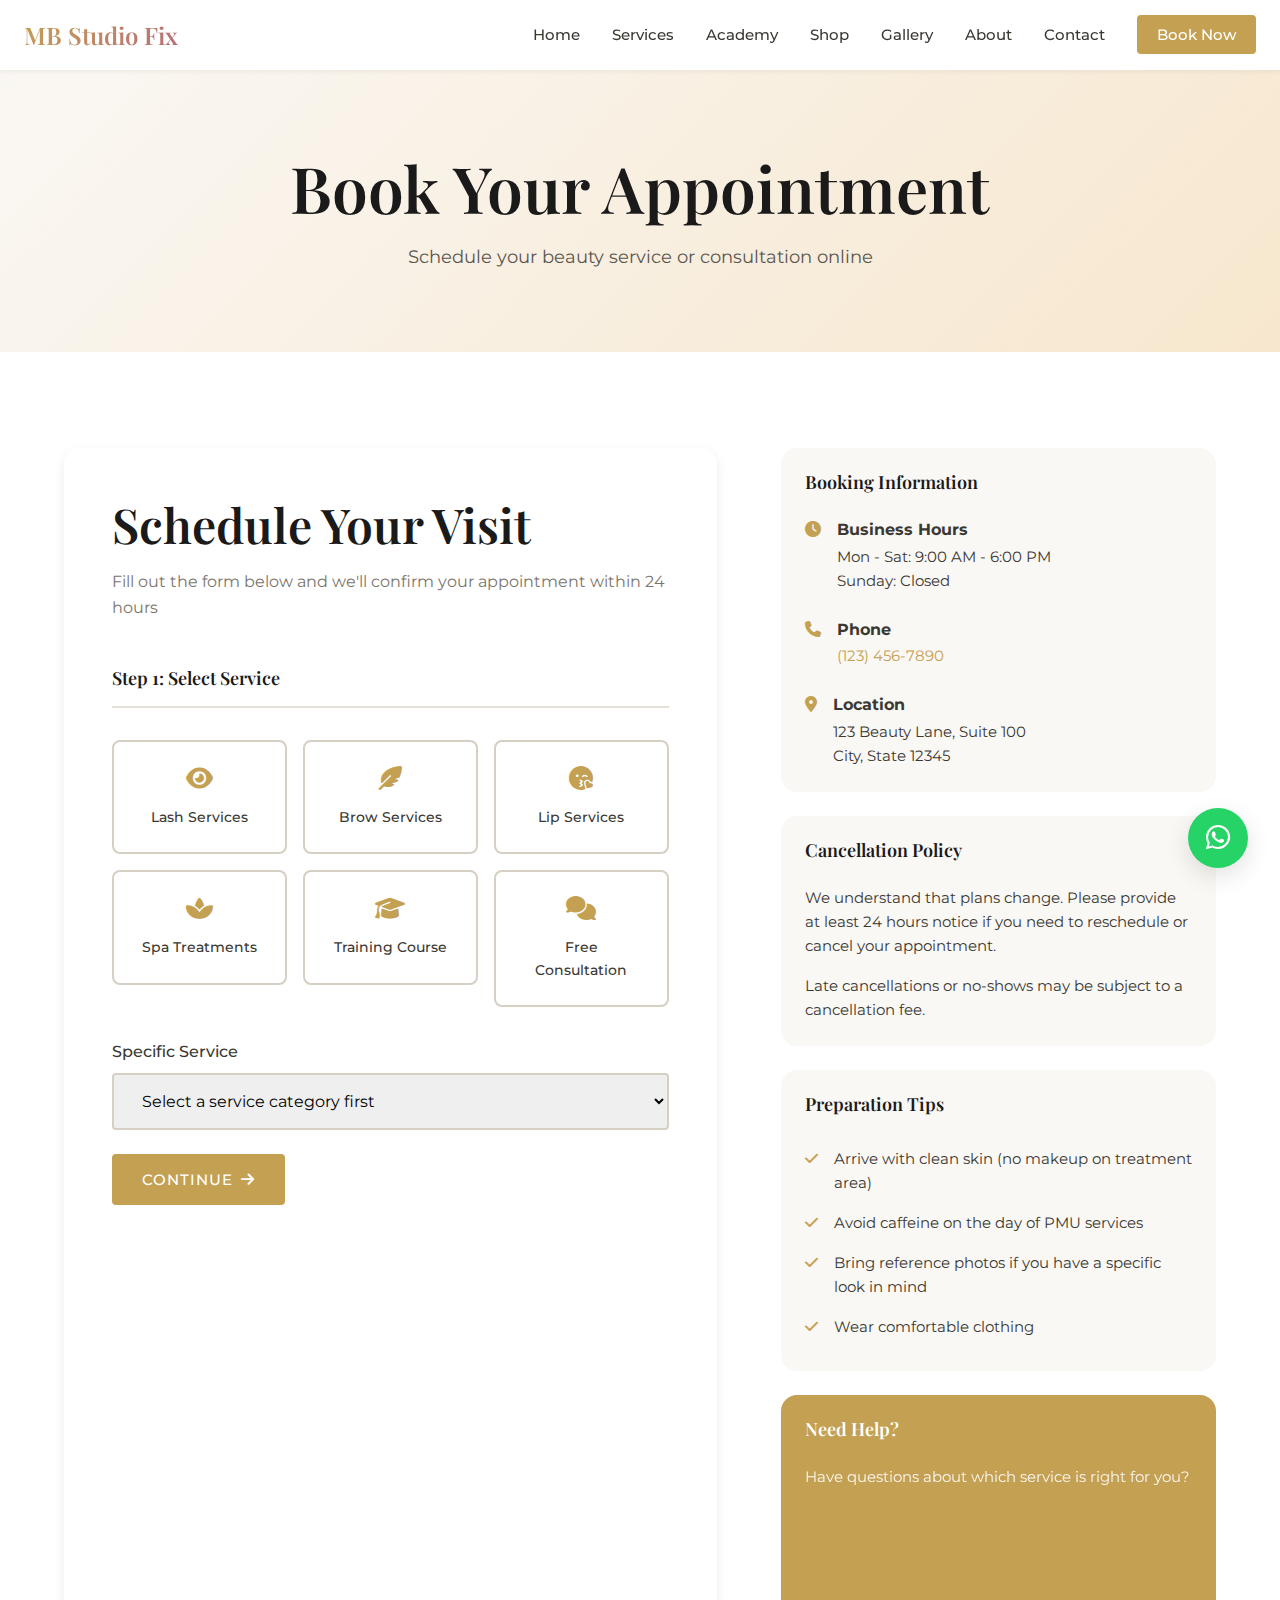
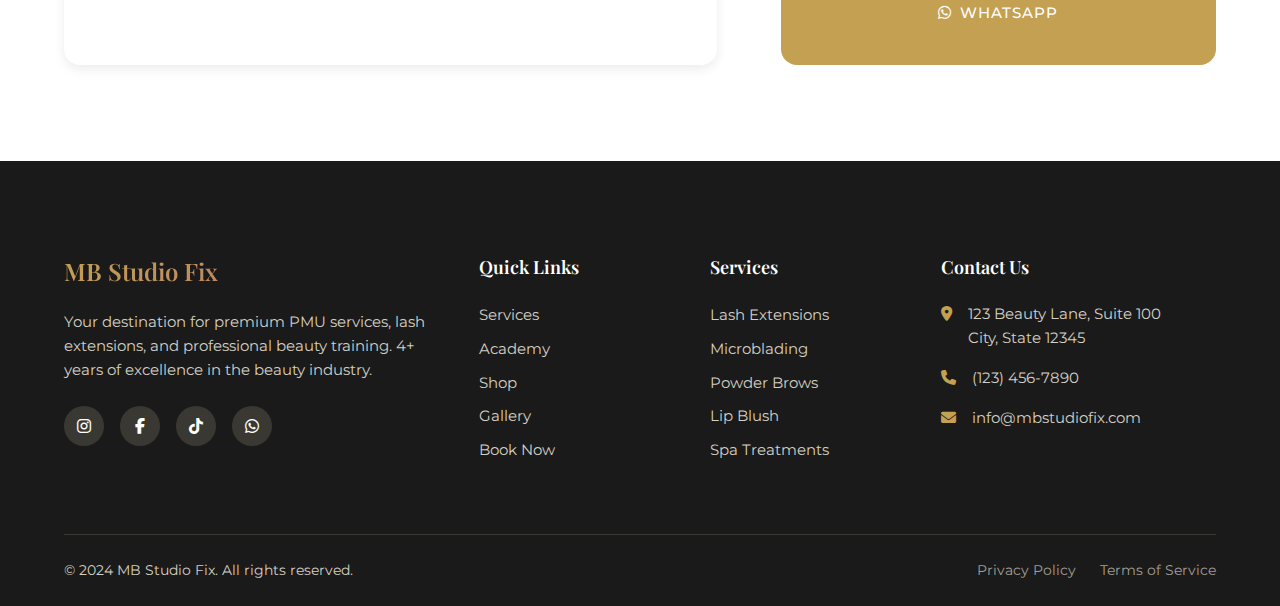
<file: booking.html>
<!DOCTYPE html>
<html lang="en">
<head>
    <meta charset="UTF-8">
    <meta name="viewport" content="width=device-width, initial-scale=1.0">
    <meta name="description" content="Book your appointment at MB Studio Fix. Schedule lash extensions, microblading, lip blush, and spa treatments online. Easy booking system.">
    <title>Book Appointment | MB Studio Fix</title>
    <link rel="stylesheet" href="css/styles.css">
    <link rel="preconnect" href="https://fonts.googleapis.com">
    <link rel="preconnect" href="https://fonts.gstatic.com" crossorigin>
    <link href="https://fonts.googleapis.com/css2?family=Playfair+Display:wght@400;500;600;700&family=Montserrat:wght@300;400;500;600&display=swap" rel="stylesheet">
    <link rel="stylesheet" href="https://cdnjs.cloudflare.com/ajax/libs/font-awesome/6.4.0/css/all.min.css">
</head>
<body>
    <!-- Navigation -->
    <nav class="navbar">
        <div class="nav-container">
            <a href="index.html" class="logo">
                <span class="logo-text">MB Studio Fix</span>
            </a>
            <button class="nav-toggle" aria-label="Toggle navigation">
                <span class="hamburger"></span>
            </button>
            <ul class="nav-menu">
                <li><a href="index.html" class="nav-link">Home</a></li>
                <li><a href="services.html" class="nav-link">Services</a></li>
                <li><a href="courses.html" class="nav-link">Academy</a></li>
                <li><a href="shop.html" class="nav-link">Shop</a></li>
                <li><a href="gallery.html" class="nav-link">Gallery</a></li>
                <li><a href="about.html" class="nav-link">About</a></li>
                <li><a href="contact.html" class="nav-link">Contact</a></li>
                <li><a href="booking.html" class="nav-link btn-nav active">Book Now</a></li>
            </ul>
        </div>
    </nav>

    <!-- Page Header -->
    <section class="page-header booking-header">
        <div class="page-header-overlay"></div>
        <div class="container">
            <h1>Book Your Appointment</h1>
            <p>Schedule your beauty service or consultation online</p>
        </div>
    </section>

    <!-- Booking Section -->
    <section class="booking-section section">
        <div class="container">
            <div class="booking-grid">
                <!-- Booking Form -->
                <div class="booking-form-container">
                    <div class="form-header">
                        <h2>Schedule Your Visit</h2>
                        <p>Fill out the form below and we'll confirm your appointment within 24 hours</p>
                    </div>

                    <form class="booking-form" id="bookingForm">
                        <!-- Step 1: Service Selection -->
                        <div class="form-step active" data-step="1">
                            <h3>Step 1: Select Service</h3>

                            <div class="service-type-selector">
                                <label class="service-type-option">
                                    <input type="radio" name="serviceCategory" value="lashes" required>
                                    <span class="option-content">
                                        <i class="fas fa-eye"></i>
                                        <span>Lash Services</span>
                                    </span>
                                </label>
                                <label class="service-type-option">
                                    <input type="radio" name="serviceCategory" value="brows">
                                    <span class="option-content">
                                        <i class="fas fa-feather-alt"></i>
                                        <span>Brow Services</span>
                                    </span>
                                </label>
                                <label class="service-type-option">
                                    <input type="radio" name="serviceCategory" value="lips">
                                    <span class="option-content">
                                        <i class="fas fa-kiss-wink-heart"></i>
                                        <span>Lip Services</span>
                                    </span>
                                </label>
                                <label class="service-type-option">
                                    <input type="radio" name="serviceCategory" value="spa">
                                    <span class="option-content">
                                        <i class="fas fa-spa"></i>
                                        <span>Spa Treatments</span>
                                    </span>
                                </label>
                                <label class="service-type-option">
                                    <input type="radio" name="serviceCategory" value="course">
                                    <span class="option-content">
                                        <i class="fas fa-graduation-cap"></i>
                                        <span>Training Course</span>
                                    </span>
                                </label>
                                <label class="service-type-option">
                                    <input type="radio" name="serviceCategory" value="consultation">
                                    <span class="option-content">
                                        <i class="fas fa-comments"></i>
                                        <span>Free Consultation</span>
                                    </span>
                                </label>
                            </div>

                            <div class="form-group">
                                <label for="specificService">Specific Service</label>
                                <select id="specificService" name="specificService" required>
                                    <option value="">Select a service category first</option>
                                </select>
                            </div>

                            <button type="button" class="btn btn-primary next-step">Continue <i class="fas fa-arrow-right"></i></button>
                        </div>

                        <!-- Step 2: Date & Time -->
                        <div class="form-step" data-step="2">
                            <h3>Step 2: Choose Date &amp; Time</h3>

                            <div class="form-group">
                                <label for="appointmentDate">Preferred Date</label>
                                <input type="date" id="appointmentDate" name="appointmentDate" required>
                            </div>

                            <div class="form-group">
                                <label for="appointmentTime">Preferred Time</label>
                                <select id="appointmentTime" name="appointmentTime" required>
                                    <option value="">Select a time</option>
                                    <option value="09:00">9:00 AM</option>
                                    <option value="10:00">10:00 AM</option>
                                    <option value="11:00">11:00 AM</option>
                                    <option value="12:00">12:00 PM</option>
                                    <option value="13:00">1:00 PM</option>
                                    <option value="14:00">2:00 PM</option>
                                    <option value="15:00">3:00 PM</option>
                                    <option value="16:00">4:00 PM</option>
                                    <option value="17:00">5:00 PM</option>
                                </select>
                            </div>

                            <div class="form-group">
                                <label for="altDate">Alternative Date (Optional)</label>
                                <input type="date" id="altDate" name="altDate">
                            </div>

                            <div class="form-buttons">
                                <button type="button" class="btn btn-outline prev-step"><i class="fas fa-arrow-left"></i> Back</button>
                                <button type="button" class="btn btn-primary next-step">Continue <i class="fas fa-arrow-right"></i></button>
                            </div>
                        </div>

                        <!-- Step 3: Personal Info -->
                        <div class="form-step" data-step="3">
                            <h3>Step 3: Your Information</h3>

                            <div class="form-row">
                                <div class="form-group">
                                    <label for="firstName">First Name</label>
                                    <input type="text" id="firstName" name="firstName" required>
                                </div>
                                <div class="form-group">
                                    <label for="lastName">Last Name</label>
                                    <input type="text" id="lastName" name="lastName" required>
                                </div>
                            </div>

                            <div class="form-group">
                                <label for="email">Email Address</label>
                                <input type="email" id="email" name="email" required>
                            </div>

                            <div class="form-group">
                                <label for="phone">Phone Number</label>
                                <input type="tel" id="phone" name="phone" required>
                            </div>

                            <div class="form-group">
                                <label for="notes">Additional Notes (Optional)</label>
                                <textarea id="notes" name="notes" rows="3" placeholder="Any allergies, concerns, or special requests?"></textarea>
                            </div>

                            <div class="form-group checkbox-group">
                                <label class="checkbox-label">
                                    <input type="checkbox" name="firstTime" id="firstTime">
                                    <span>This is my first visit to MB Studio Fix</span>
                                </label>
                            </div>

                            <div class="form-group checkbox-group">
                                <label class="checkbox-label">
                                    <input type="checkbox" name="consent" id="consent" required>
                                    <span>I agree to the <a href="#">cancellation policy</a> and <a href="#">terms of service</a></span>
                                </label>
                            </div>

                            <div class="form-buttons">
                                <button type="button" class="btn btn-outline prev-step"><i class="fas fa-arrow-left"></i> Back</button>
                                <button type="submit" class="btn btn-primary">Book Appointment</button>
                            </div>
                        </div>
                    </form>

                    <!-- Success Message -->
                    <div class="booking-success" id="bookingSuccess" style="display: none;">
                        <div class="success-icon">
                            <i class="fas fa-check-circle"></i>
                        </div>
                        <h2>Booking Request Received!</h2>
                        <p>Thank you for your booking request. We'll review your information and send a confirmation email within 24 hours.</p>
                        <p>If you need to make any changes, please contact us at <a href="tel:+1234567890">(123) 456-7890</a>.</p>
                        <a href="index.html" class="btn btn-primary">Return to Home</a>
                    </div>
                </div>

                <!-- Booking Info Sidebar -->
                <div class="booking-sidebar">
                    <div class="sidebar-card">
                        <h3>Booking Information</h3>
                        <ul class="info-list">
                            <li>
                                <i class="fas fa-clock"></i>
                                <div>
                                    <strong>Business Hours</strong>
                                    <p>Mon - Sat: 9:00 AM - 6:00 PM<br>Sunday: Closed</p>
                                </div>
                            </li>
                            <li>
                                <i class="fas fa-phone"></i>
                                <div>
                                    <strong>Phone</strong>
                                    <p><a href="tel:+1234567890">(123) 456-7890</a></p>
                                </div>
                            </li>
                            <li>
                                <i class="fas fa-map-marker-alt"></i>
                                <div>
                                    <strong>Location</strong>
                                    <p>123 Beauty Lane, Suite 100<br>City, State 12345</p>
                                </div>
                            </li>
                        </ul>
                    </div>

                    <div class="sidebar-card">
                        <h3>Cancellation Policy</h3>
                        <p>We understand that plans change. Please provide at least 24 hours notice if you need to reschedule or cancel your appointment.</p>
                        <p>Late cancellations or no-shows may be subject to a cancellation fee.</p>
                    </div>

                    <div class="sidebar-card">
                        <h3>Preparation Tips</h3>
                        <ul class="prep-list">
                            <li><i class="fas fa-check"></i> Arrive with clean skin (no makeup on treatment area)</li>
                            <li><i class="fas fa-check"></i> Avoid caffeine on the day of PMU services</li>
                            <li><i class="fas fa-check"></i> Bring reference photos if you have a specific look in mind</li>
                            <li><i class="fas fa-check"></i> Wear comfortable clothing</li>
                        </ul>
                    </div>

                    <div class="sidebar-card contact-card">
                        <h3>Need Help?</h3>
                        <p>Have questions about which service is right for you?</p>
                        <a href="contact.html" class="btn btn-outline btn-block">Contact Us</a>
                        <a href="https://wa.me/1234567890" class="btn btn-primary btn-block">
                            <i class="fab fa-whatsapp"></i> WhatsApp
                        </a>
                    </div>
                </div>
            </div>
        </div>
    </section>

    <!-- Footer -->
    <footer class="footer">
        <div class="container">
            <div class="footer-grid">
                <div class="footer-brand">
                    <h3 class="logo-text">MB Studio Fix</h3>
                    <p>Your destination for premium PMU services, lash extensions, and professional beauty training. 4+ years of excellence in the beauty industry.</p>
                    <div class="social-links">
                        <a href="#" aria-label="Instagram"><i class="fab fa-instagram"></i></a>
                        <a href="#" aria-label="Facebook"><i class="fab fa-facebook-f"></i></a>
                        <a href="#" aria-label="TikTok"><i class="fab fa-tiktok"></i></a>
                        <a href="#" aria-label="WhatsApp"><i class="fab fa-whatsapp"></i></a>
                    </div>
                </div>
                <div class="footer-links">
                    <h4>Quick Links</h4>
                    <ul>
                        <li><a href="services.html">Services</a></li>
                        <li><a href="courses.html">Academy</a></li>
                        <li><a href="shop.html">Shop</a></li>
                        <li><a href="gallery.html">Gallery</a></li>
                        <li><a href="booking.html">Book Now</a></li>
                    </ul>
                </div>
                <div class="footer-links">
                    <h4>Services</h4>
                    <ul>
                        <li><a href="services.html#lashes">Lash Extensions</a></li>
                        <li><a href="services.html#brows">Microblading</a></li>
                        <li><a href="services.html#brows">Powder Brows</a></li>
                        <li><a href="services.html#lips">Lip Blush</a></li>
                        <li><a href="services.html#spa">Spa Treatments</a></li>
                    </ul>
                </div>
                <div class="footer-contact">
                    <h4>Contact Us</h4>
                    <ul>
                        <li>
                            <i class="fas fa-map-marker-alt"></i>
                            <span>123 Beauty Lane, Suite 100<br>City, State 12345</span>
                        </li>
                        <li>
                            <i class="fas fa-phone"></i>
                            <a href="tel:+1234567890">(123) 456-7890</a>
                        </li>
                        <li>
                            <i class="fas fa-envelope"></i>
                            <a href="mailto:info@mbstudiofix.com">info@mbstudiofix.com</a>
                        </li>
                    </ul>
                </div>
            </div>
            <div class="footer-bottom">
                <p>&copy; 2024 MB Studio Fix. All rights reserved.</p>
                <div class="footer-bottom-links">
                    <a href="#">Privacy Policy</a>
                    <a href="#">Terms of Service</a>
                </div>
            </div>
        </div>
    </footer>

    <!-- WhatsApp Float Button -->
    <a href="https://wa.me/1234567890" class="whatsapp-float" aria-label="Chat on WhatsApp">
        <i class="fab fa-whatsapp"></i>
    </a>

    <script src="js/main.js"></script>
</body>
</html>
</file>
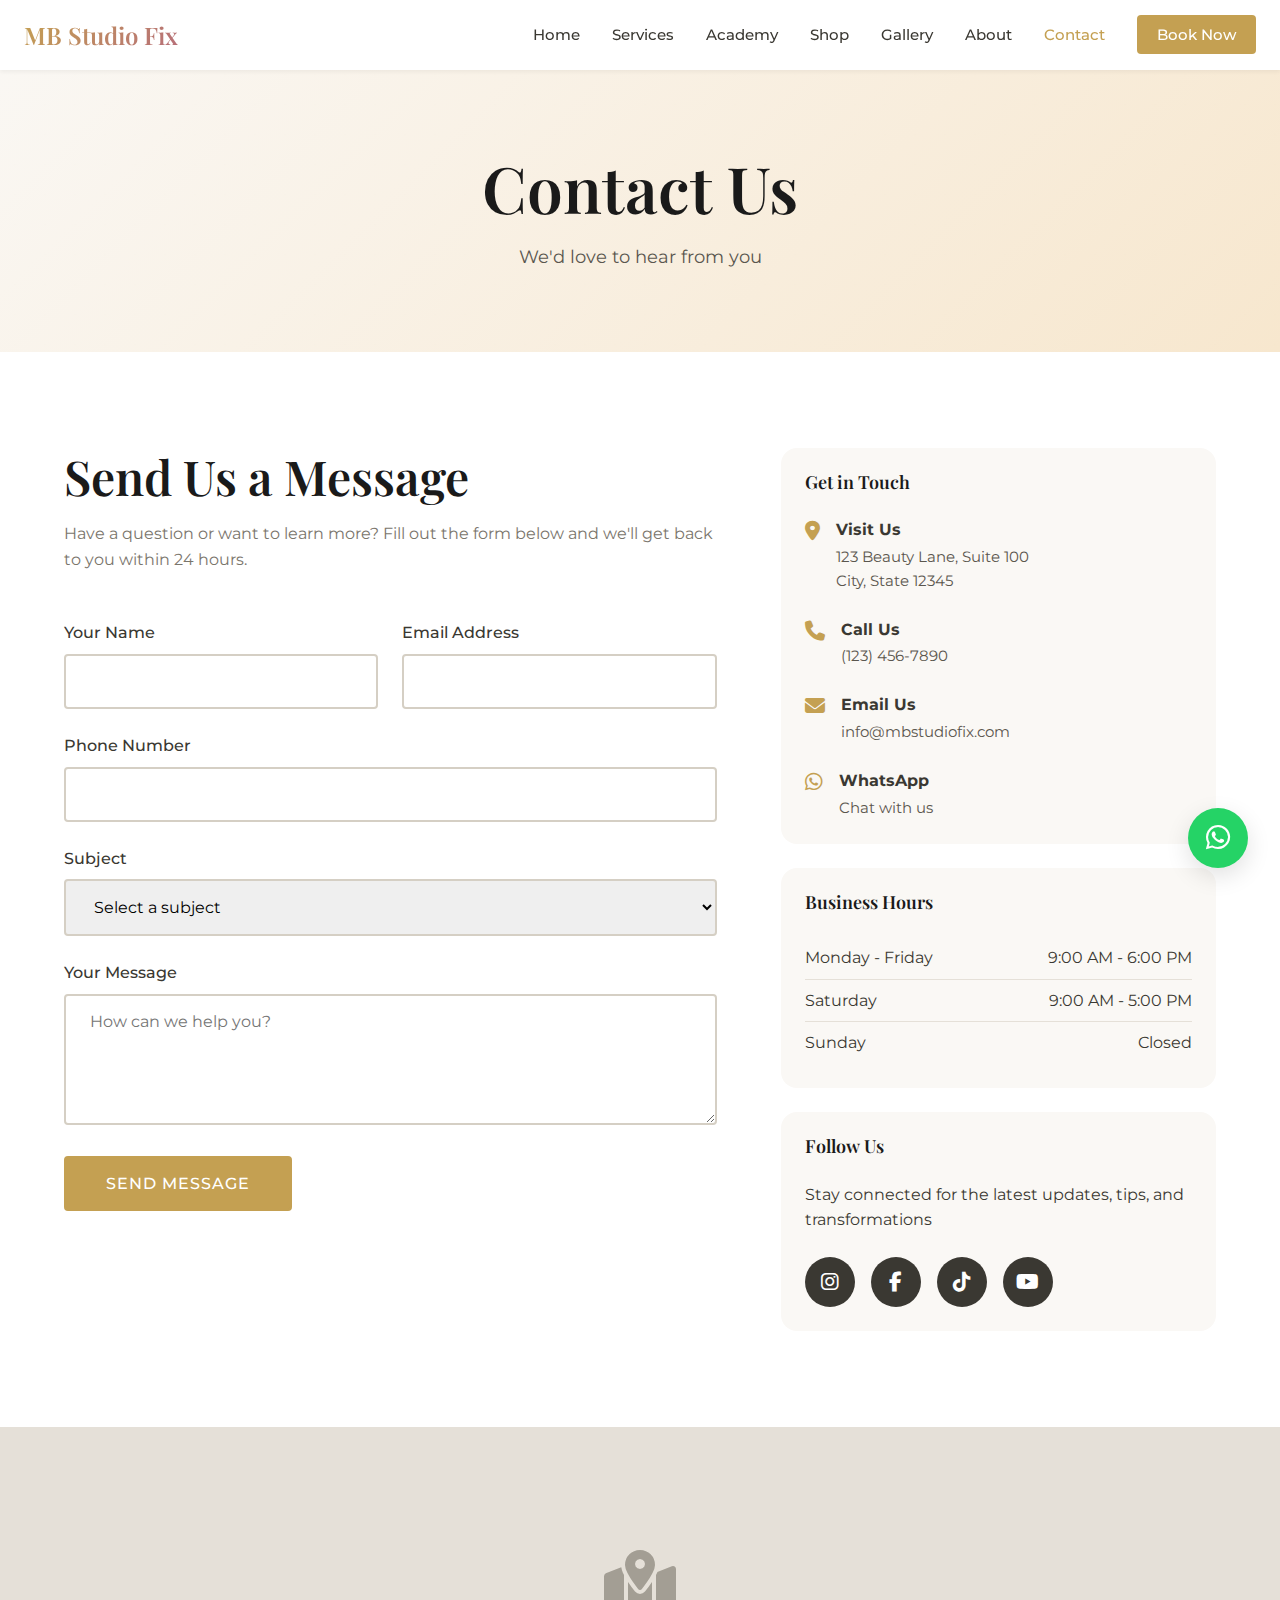
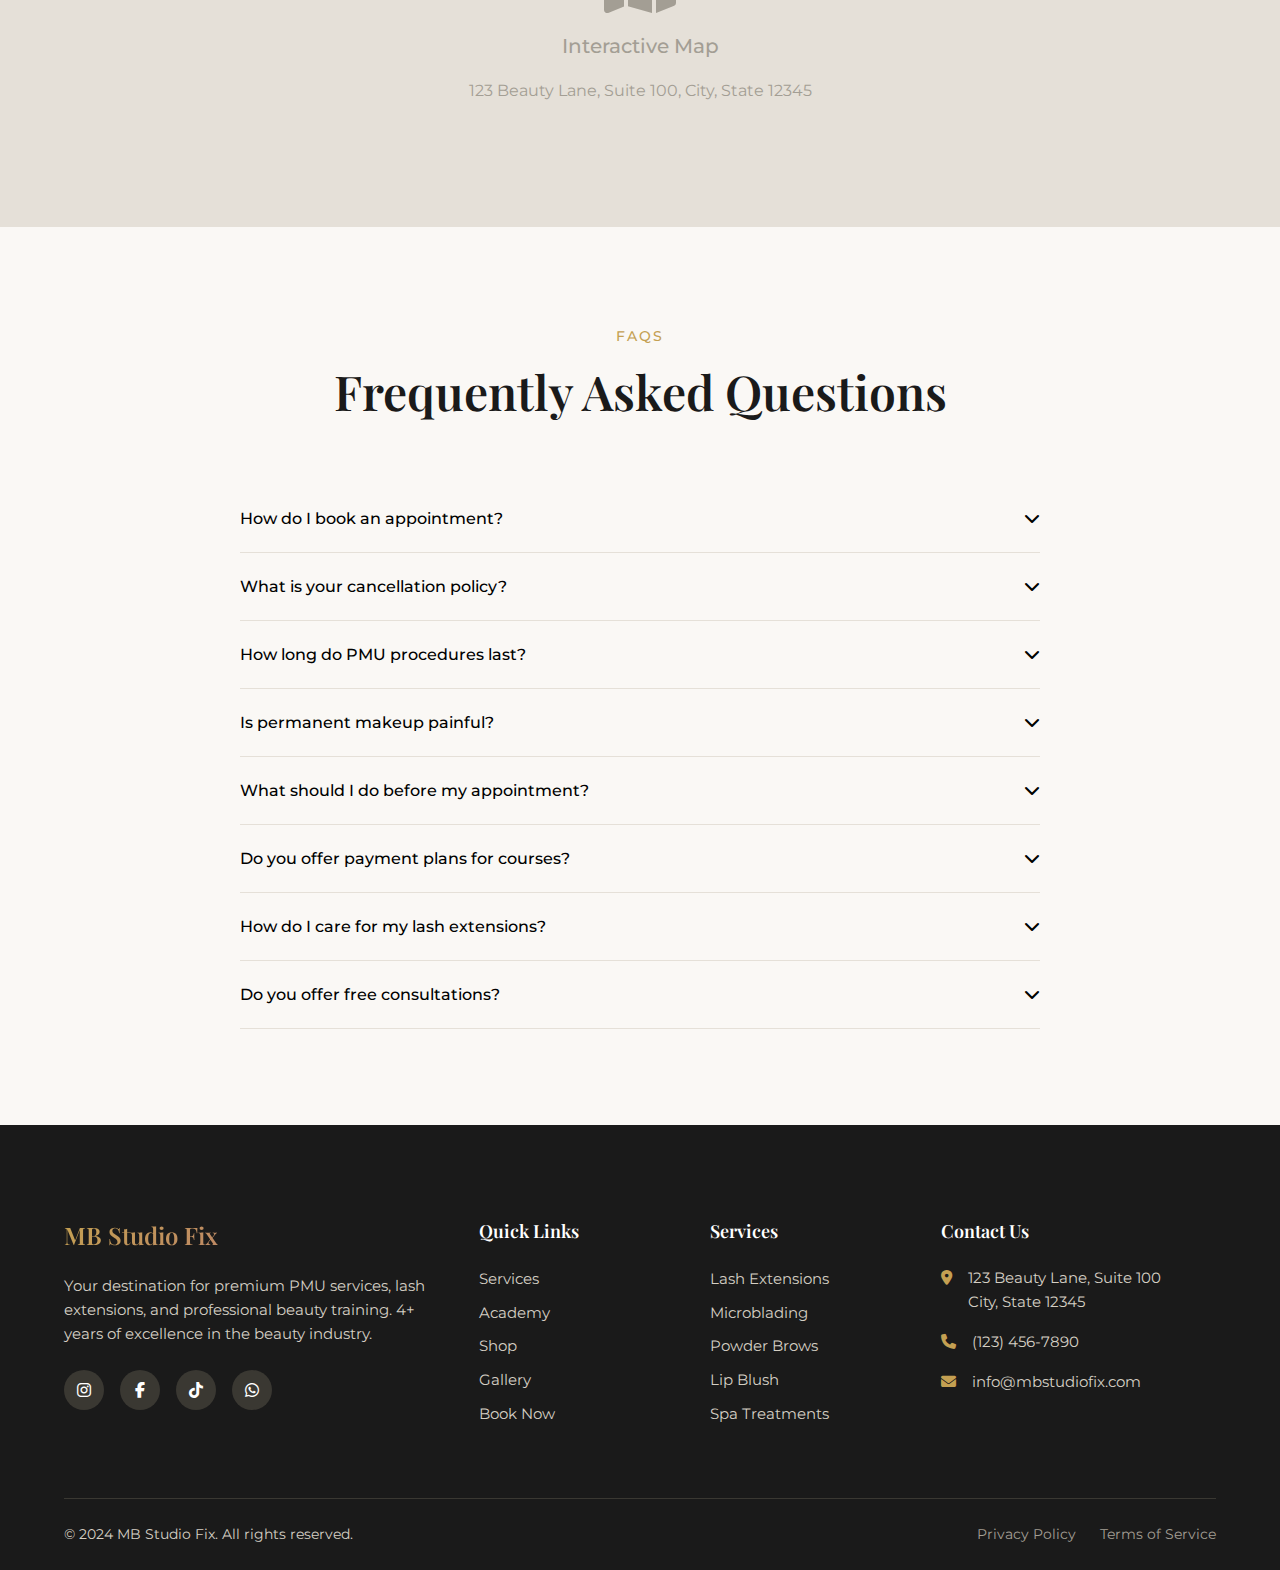
<file: contact.html>
<!DOCTYPE html>
<html lang="en">
<head>
    <meta charset="UTF-8">
    <meta name="viewport" content="width=device-width, initial-scale=1.0">
    <meta name="description" content="Contact MB Studio Fix - Get in touch with us for questions about services, bookings, or training. We're here to help with your beauty needs.">
    <title>Contact Us | MB Studio Fix</title>
    <link rel="stylesheet" href="css/styles.css">
    <link rel="preconnect" href="https://fonts.googleapis.com">
    <link rel="preconnect" href="https://fonts.gstatic.com" crossorigin>
    <link href="https://fonts.googleapis.com/css2?family=Playfair+Display:wght@400;500;600;700&family=Montserrat:wght@300;400;500;600&display=swap" rel="stylesheet">
    <link rel="stylesheet" href="https://cdnjs.cloudflare.com/ajax/libs/font-awesome/6.4.0/css/all.min.css">
</head>
<body>
    <!-- Navigation -->
    <nav class="navbar">
        <div class="nav-container">
            <a href="index.html" class="logo">
                <span class="logo-text">MB Studio Fix</span>
            </a>
            <button class="nav-toggle" aria-label="Toggle navigation">
                <span class="hamburger"></span>
            </button>
            <ul class="nav-menu">
                <li><a href="index.html" class="nav-link">Home</a></li>
                <li><a href="services.html" class="nav-link">Services</a></li>
                <li><a href="courses.html" class="nav-link">Academy</a></li>
                <li><a href="shop.html" class="nav-link">Shop</a></li>
                <li><a href="gallery.html" class="nav-link">Gallery</a></li>
                <li><a href="about.html" class="nav-link">About</a></li>
                <li><a href="contact.html" class="nav-link active">Contact</a></li>
                <li><a href="booking.html" class="nav-link btn-nav">Book Now</a></li>
            </ul>
        </div>
    </nav>

    <!-- Page Header -->
    <section class="page-header contact-header">
        <div class="page-header-overlay"></div>
        <div class="container">
            <h1>Contact Us</h1>
            <p>We'd love to hear from you</p>
        </div>
    </section>

    <!-- Contact Section -->
    <section class="contact-section section">
        <div class="container">
            <div class="contact-grid">
                <!-- Contact Form -->
                <div class="contact-form-container">
                    <h2>Send Us a Message</h2>
                    <p>Have a question or want to learn more? Fill out the form below and we'll get back to you within 24 hours.</p>

                    <form class="contact-form" id="contactForm">
                        <div class="form-row">
                            <div class="form-group">
                                <label for="contactName">Your Name</label>
                                <input type="text" id="contactName" name="name" required>
                            </div>
                            <div class="form-group">
                                <label for="contactEmail">Email Address</label>
                                <input type="email" id="contactEmail" name="email" required>
                            </div>
                        </div>

                        <div class="form-group">
                            <label for="contactPhone">Phone Number</label>
                            <input type="tel" id="contactPhone" name="phone">
                        </div>

                        <div class="form-group">
                            <label for="contactSubject">Subject</label>
                            <select id="contactSubject" name="subject" required>
                                <option value="">Select a subject</option>
                                <option value="services">Question about Services</option>
                                <option value="booking">Booking Inquiry</option>
                                <option value="courses">Academy/Training</option>
                                <option value="products">Products/Shop</option>
                                <option value="feedback">Feedback</option>
                                <option value="other">Other</option>
                            </select>
                        </div>

                        <div class="form-group">
                            <label for="contactMessage">Your Message</label>
                            <textarea id="contactMessage" name="message" rows="5" required placeholder="How can we help you?"></textarea>
                        </div>

                        <button type="submit" class="btn btn-primary btn-large">Send Message</button>
                    </form>
                </div>

                <!-- Contact Info -->
                <div class="contact-info">
                    <div class="info-card">
                        <h3>Get in Touch</h3>
                        <ul class="contact-details">
                            <li>
                                <i class="fas fa-map-marker-alt"></i>
                                <div>
                                    <strong>Visit Us</strong>
                                    <p>123 Beauty Lane, Suite 100<br>City, State 12345</p>
                                </div>
                            </li>
                            <li>
                                <i class="fas fa-phone"></i>
                                <div>
                                    <strong>Call Us</strong>
                                    <p><a href="tel:+1234567890">(123) 456-7890</a></p>
                                </div>
                            </li>
                            <li>
                                <i class="fas fa-envelope"></i>
                                <div>
                                    <strong>Email Us</strong>
                                    <p><a href="mailto:info@mbstudiofix.com">info@mbstudiofix.com</a></p>
                                </div>
                            </li>
                            <li>
                                <i class="fab fa-whatsapp"></i>
                                <div>
                                    <strong>WhatsApp</strong>
                                    <p><a href="https://wa.me/1234567890">Chat with us</a></p>
                                </div>
                            </li>
                        </ul>
                    </div>

                    <div class="info-card">
                        <h3>Business Hours</h3>
                        <ul class="hours-list">
                            <li>
                                <span>Monday - Friday</span>
                                <span>9:00 AM - 6:00 PM</span>
                            </li>
                            <li>
                                <span>Saturday</span>
                                <span>9:00 AM - 5:00 PM</span>
                            </li>
                            <li>
                                <span>Sunday</span>
                                <span>Closed</span>
                            </li>
                        </ul>
                    </div>

                    <div class="info-card">
                        <h3>Follow Us</h3>
                        <p>Stay connected for the latest updates, tips, and transformations</p>
                        <div class="social-links large">
                            <a href="#" aria-label="Instagram"><i class="fab fa-instagram"></i></a>
                            <a href="#" aria-label="Facebook"><i class="fab fa-facebook-f"></i></a>
                            <a href="#" aria-label="TikTok"><i class="fab fa-tiktok"></i></a>
                            <a href="#" aria-label="YouTube"><i class="fab fa-youtube"></i></a>
                        </div>
                    </div>
                </div>
            </div>
        </div>
    </section>

    <!-- Map Section -->
    <section class="map-section">
        <div class="map-placeholder">
            <i class="fas fa-map-marked-alt"></i>
            <span>Interactive Map</span>
            <p>123 Beauty Lane, Suite 100, City, State 12345</p>
        </div>
    </section>

    <!-- FAQ Section -->
    <section class="faq-section section section-cream">
        <div class="container">
            <div class="section-header">
                <span class="section-tag">FAQs</span>
                <h2 class="section-title">Frequently Asked Questions</h2>
            </div>
            <div class="faq-list">
                <div class="faq-item">
                    <button class="faq-question">
                        <span>How do I book an appointment?</span>
                        <i class="fas fa-chevron-down"></i>
                    </button>
                    <div class="faq-answer">
                        <p>You can book an appointment through our online booking system by clicking "Book Now" on any page. Alternatively, you can call us at (123) 456-7890 or send us a WhatsApp message.</p>
                    </div>
                </div>
                <div class="faq-item">
                    <button class="faq-question">
                        <span>What is your cancellation policy?</span>
                        <i class="fas fa-chevron-down"></i>
                    </button>
                    <div class="faq-answer">
                        <p>We require at least 24 hours notice for cancellations or rescheduling. Late cancellations or no-shows may be subject to a cancellation fee of up to 50% of the service cost.</p>
                    </div>
                </div>
                <div class="faq-item">
                    <button class="faq-question">
                        <span>How long do PMU procedures last?</span>
                        <i class="fas fa-chevron-down"></i>
                    </button>
                    <div class="faq-answer">
                        <p>Permanent makeup typically lasts 1-3 years depending on your skin type, lifestyle, and aftercare. Touch-ups are recommended annually to maintain optimal results.</p>
                    </div>
                </div>
                <div class="faq-item">
                    <button class="faq-question">
                        <span>Is permanent makeup painful?</span>
                        <i class="fas fa-chevron-down"></i>
                    </button>
                    <div class="faq-answer">
                        <p>We use topical numbing cream to minimize discomfort. Most clients describe the sensation as mild pressure or scratching. Everyone's pain tolerance is different, but we work to ensure your comfort throughout the procedure.</p>
                    </div>
                </div>
                <div class="faq-item">
                    <button class="faq-question">
                        <span>What should I do before my appointment?</span>
                        <i class="fas fa-chevron-down"></i>
                    </button>
                    <div class="faq-answer">
                        <p>For PMU services: avoid alcohol, caffeine, and blood thinners 24-48 hours before. Don't wax or tint the treatment area. For lash extensions: come with clean, makeup-free eyes and avoid caffeine.</p>
                    </div>
                </div>
                <div class="faq-item">
                    <button class="faq-question">
                        <span>Do you offer payment plans for courses?</span>
                        <i class="fas fa-chevron-down"></i>
                    </button>
                    <div class="faq-answer">
                        <p>Yes! We offer flexible payment plans for all our training courses. Contact us to discuss options that fit your budget. A deposit is required to secure your spot.</p>
                    </div>
                </div>
                <div class="faq-item">
                    <button class="faq-question">
                        <span>How do I care for my lash extensions?</span>
                        <i class="fas fa-chevron-down"></i>
                    </button>
                    <div class="faq-answer">
                        <p>Avoid water for 24-48 hours after application. Don't use oil-based products near your eyes. Brush daily with a clean spoolie. Sleep on your back or side. Schedule fills every 2-3 weeks.</p>
                    </div>
                </div>
                <div class="faq-item">
                    <button class="faq-question">
                        <span>Do you offer free consultations?</span>
                        <i class="fas fa-chevron-down"></i>
                    </button>
                    <div class="faq-answer">
                        <p>Yes! We offer complimentary consultations for all PMU services. This gives us a chance to discuss your goals, answer questions, and ensure you're a good candidate for the procedure.</p>
                    </div>
                </div>
            </div>
        </div>
    </section>

    <!-- Footer -->
    <footer class="footer">
        <div class="container">
            <div class="footer-grid">
                <div class="footer-brand">
                    <h3 class="logo-text">MB Studio Fix</h3>
                    <p>Your destination for premium PMU services, lash extensions, and professional beauty training. 4+ years of excellence in the beauty industry.</p>
                    <div class="social-links">
                        <a href="#" aria-label="Instagram"><i class="fab fa-instagram"></i></a>
                        <a href="#" aria-label="Facebook"><i class="fab fa-facebook-f"></i></a>
                        <a href="#" aria-label="TikTok"><i class="fab fa-tiktok"></i></a>
                        <a href="#" aria-label="WhatsApp"><i class="fab fa-whatsapp"></i></a>
                    </div>
                </div>
                <div class="footer-links">
                    <h4>Quick Links</h4>
                    <ul>
                        <li><a href="services.html">Services</a></li>
                        <li><a href="courses.html">Academy</a></li>
                        <li><a href="shop.html">Shop</a></li>
                        <li><a href="gallery.html">Gallery</a></li>
                        <li><a href="booking.html">Book Now</a></li>
                    </ul>
                </div>
                <div class="footer-links">
                    <h4>Services</h4>
                    <ul>
                        <li><a href="services.html#lashes">Lash Extensions</a></li>
                        <li><a href="services.html#brows">Microblading</a></li>
                        <li><a href="services.html#brows">Powder Brows</a></li>
                        <li><a href="services.html#lips">Lip Blush</a></li>
                        <li><a href="services.html#spa">Spa Treatments</a></li>
                    </ul>
                </div>
                <div class="footer-contact">
                    <h4>Contact Us</h4>
                    <ul>
                        <li>
                            <i class="fas fa-map-marker-alt"></i>
                            <span>123 Beauty Lane, Suite 100<br>City, State 12345</span>
                        </li>
                        <li>
                            <i class="fas fa-phone"></i>
                            <a href="tel:+1234567890">(123) 456-7890</a>
                        </li>
                        <li>
                            <i class="fas fa-envelope"></i>
                            <a href="mailto:info@mbstudiofix.com">info@mbstudiofix.com</a>
                        </li>
                    </ul>
                </div>
            </div>
            <div class="footer-bottom">
                <p>&copy; 2024 MB Studio Fix. All rights reserved.</p>
                <div class="footer-bottom-links">
                    <a href="#">Privacy Policy</a>
                    <a href="#">Terms of Service</a>
                </div>
            </div>
        </div>
    </footer>

    <!-- WhatsApp Float Button -->
    <a href="https://wa.me/1234567890" class="whatsapp-float" aria-label="Chat on WhatsApp">
        <i class="fab fa-whatsapp"></i>
    </a>

    <script src="js/main.js"></script>
</body>
</html>
</file>
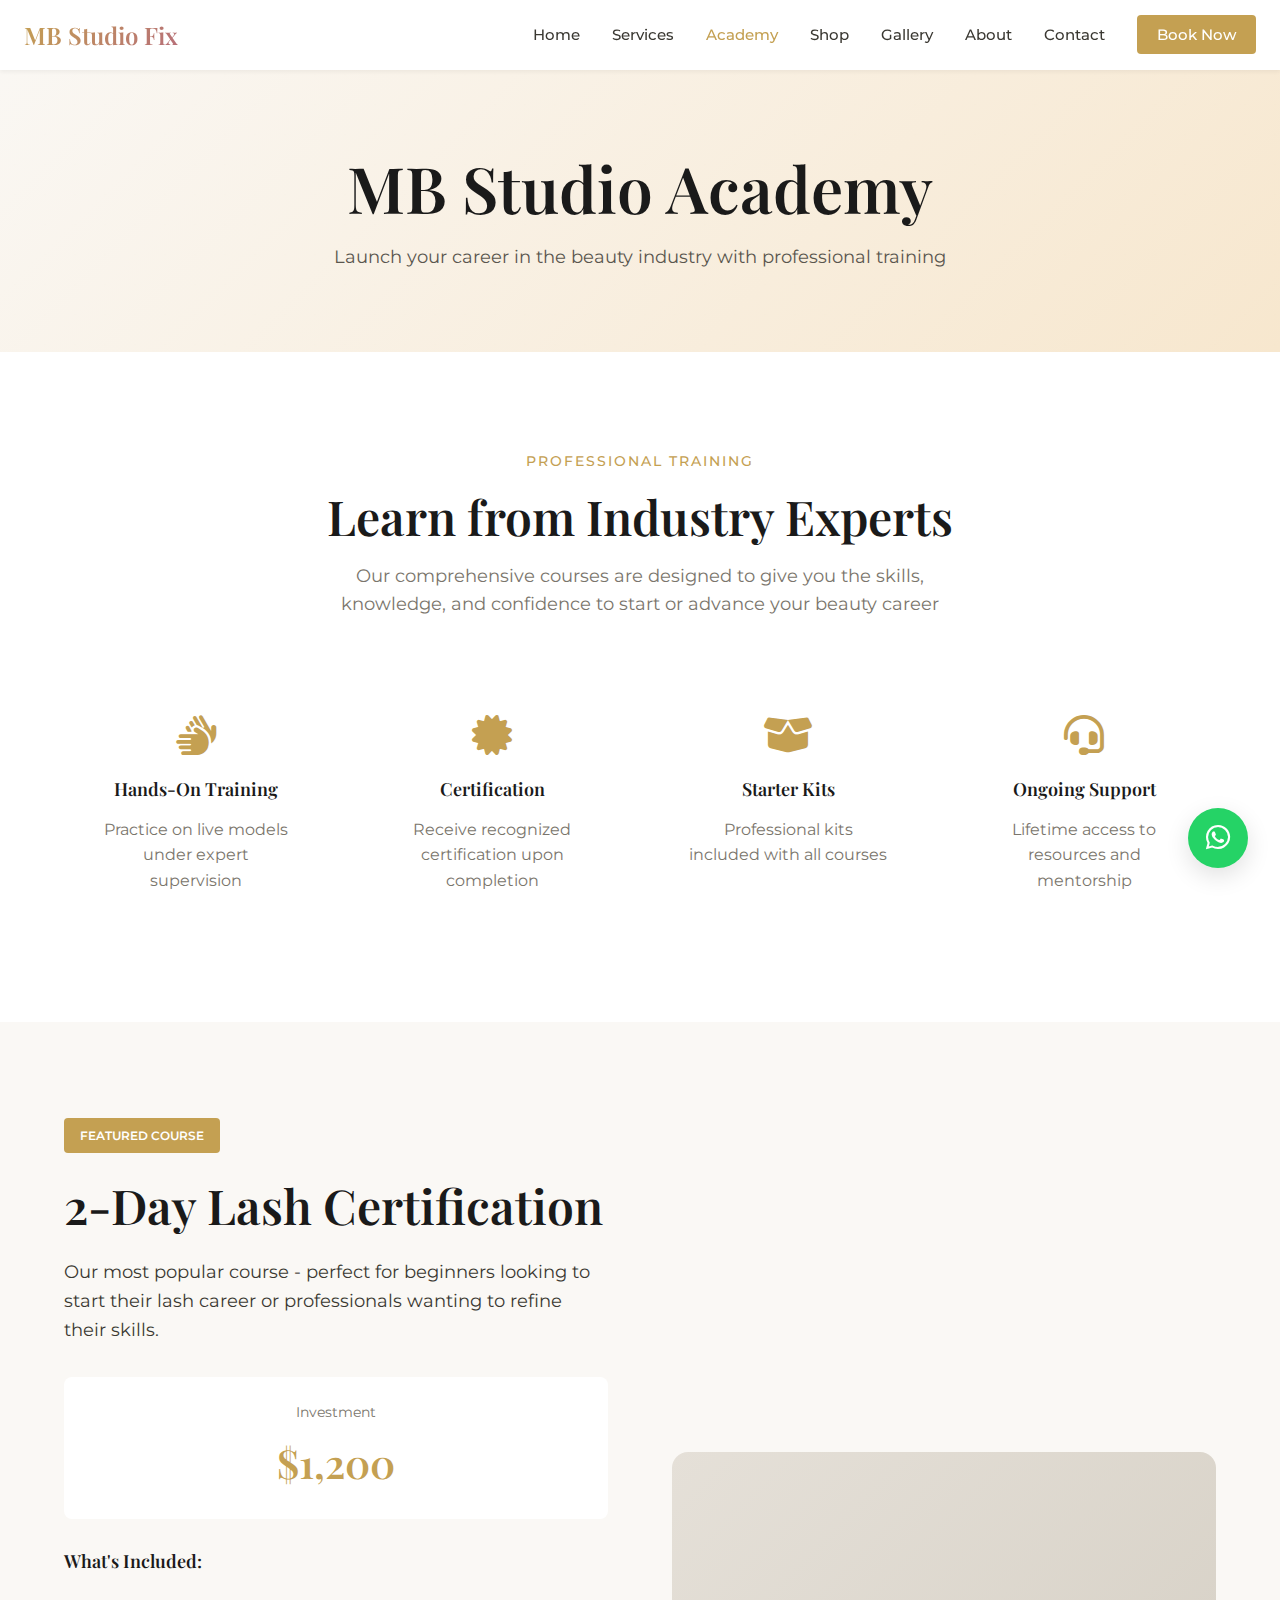
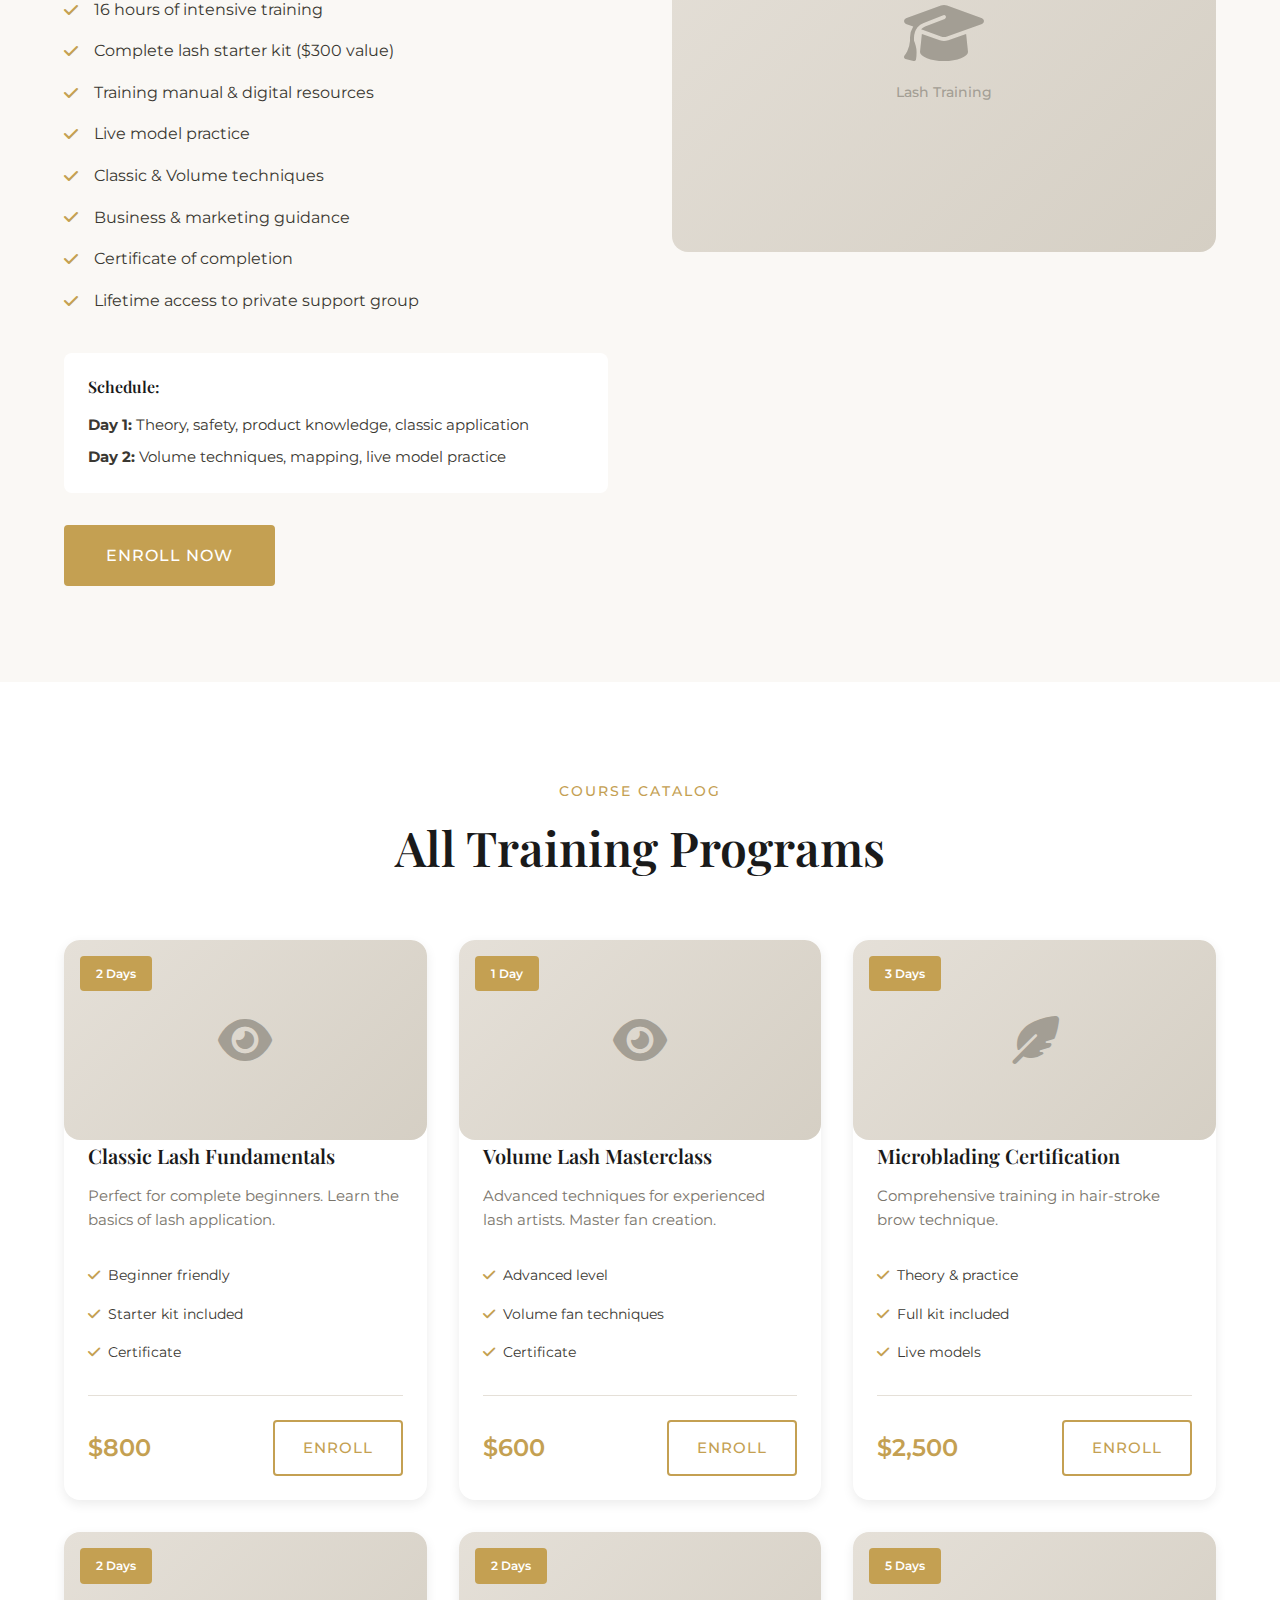
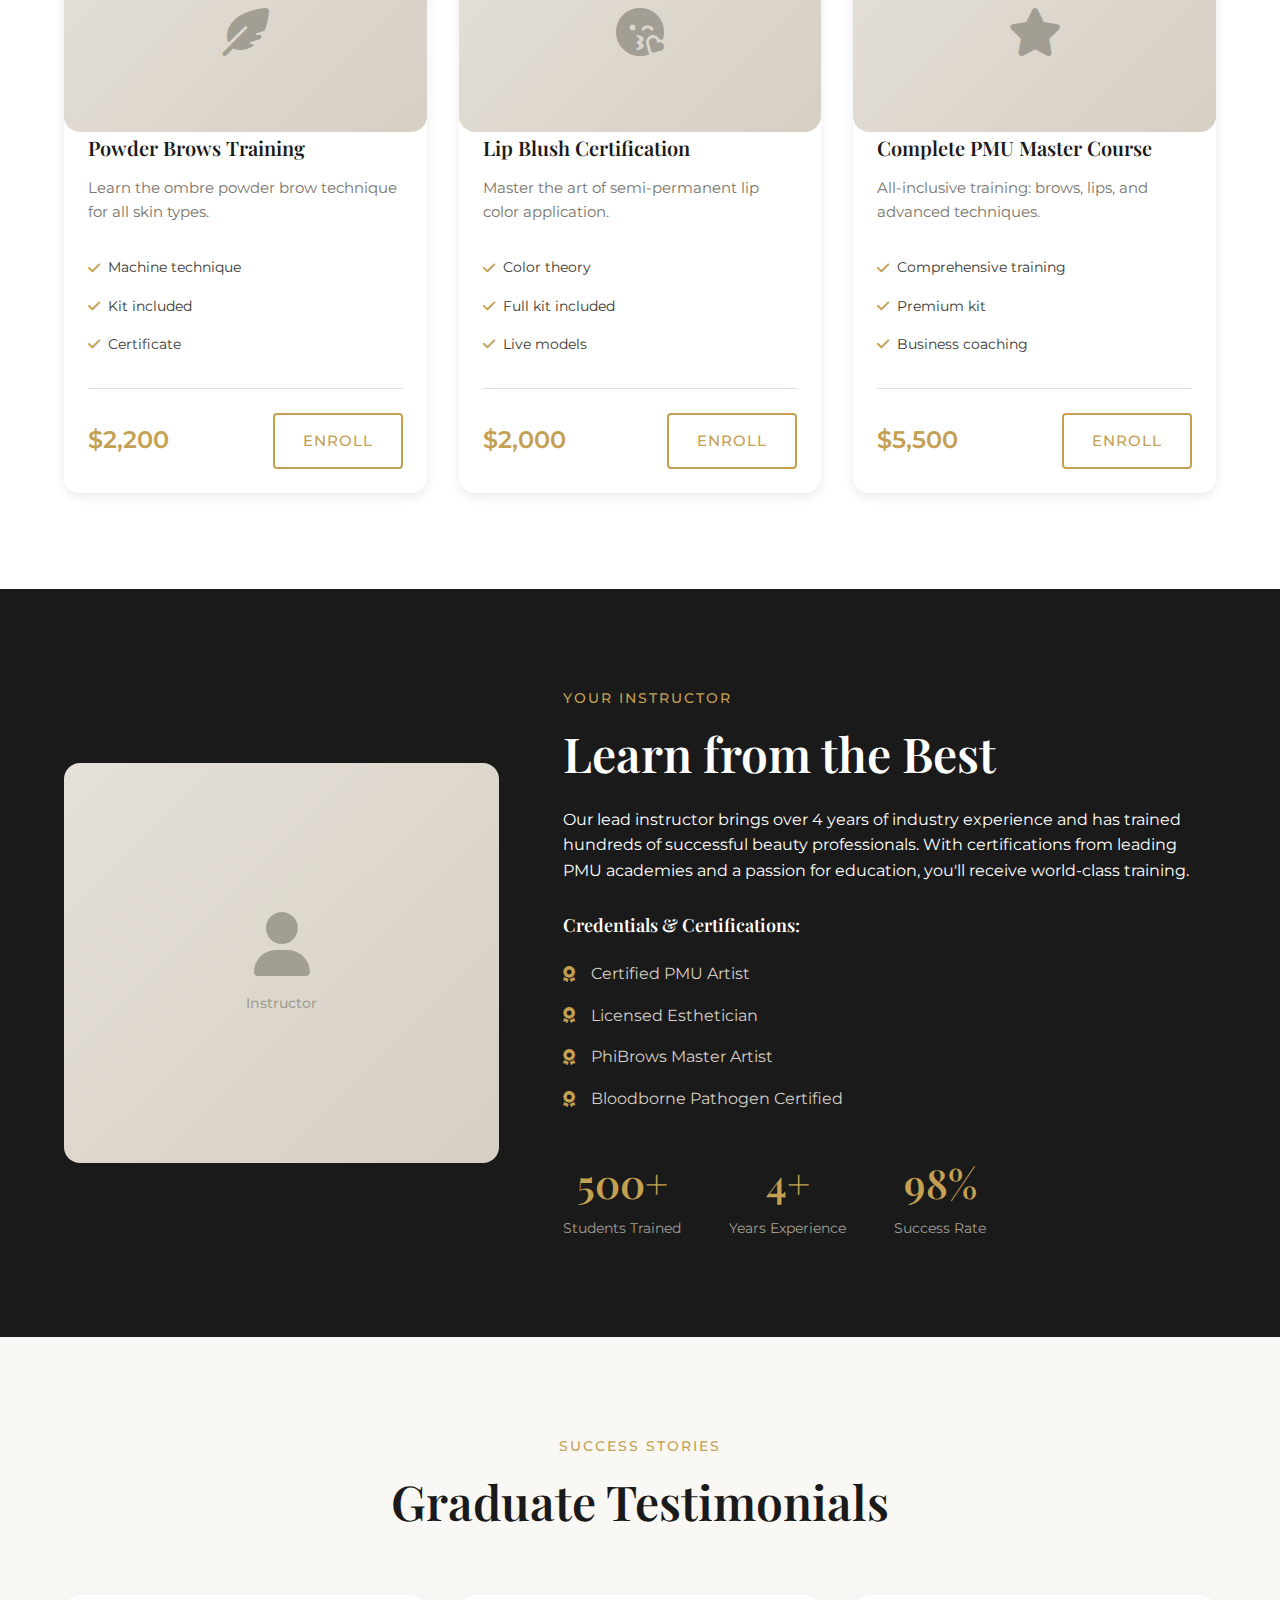
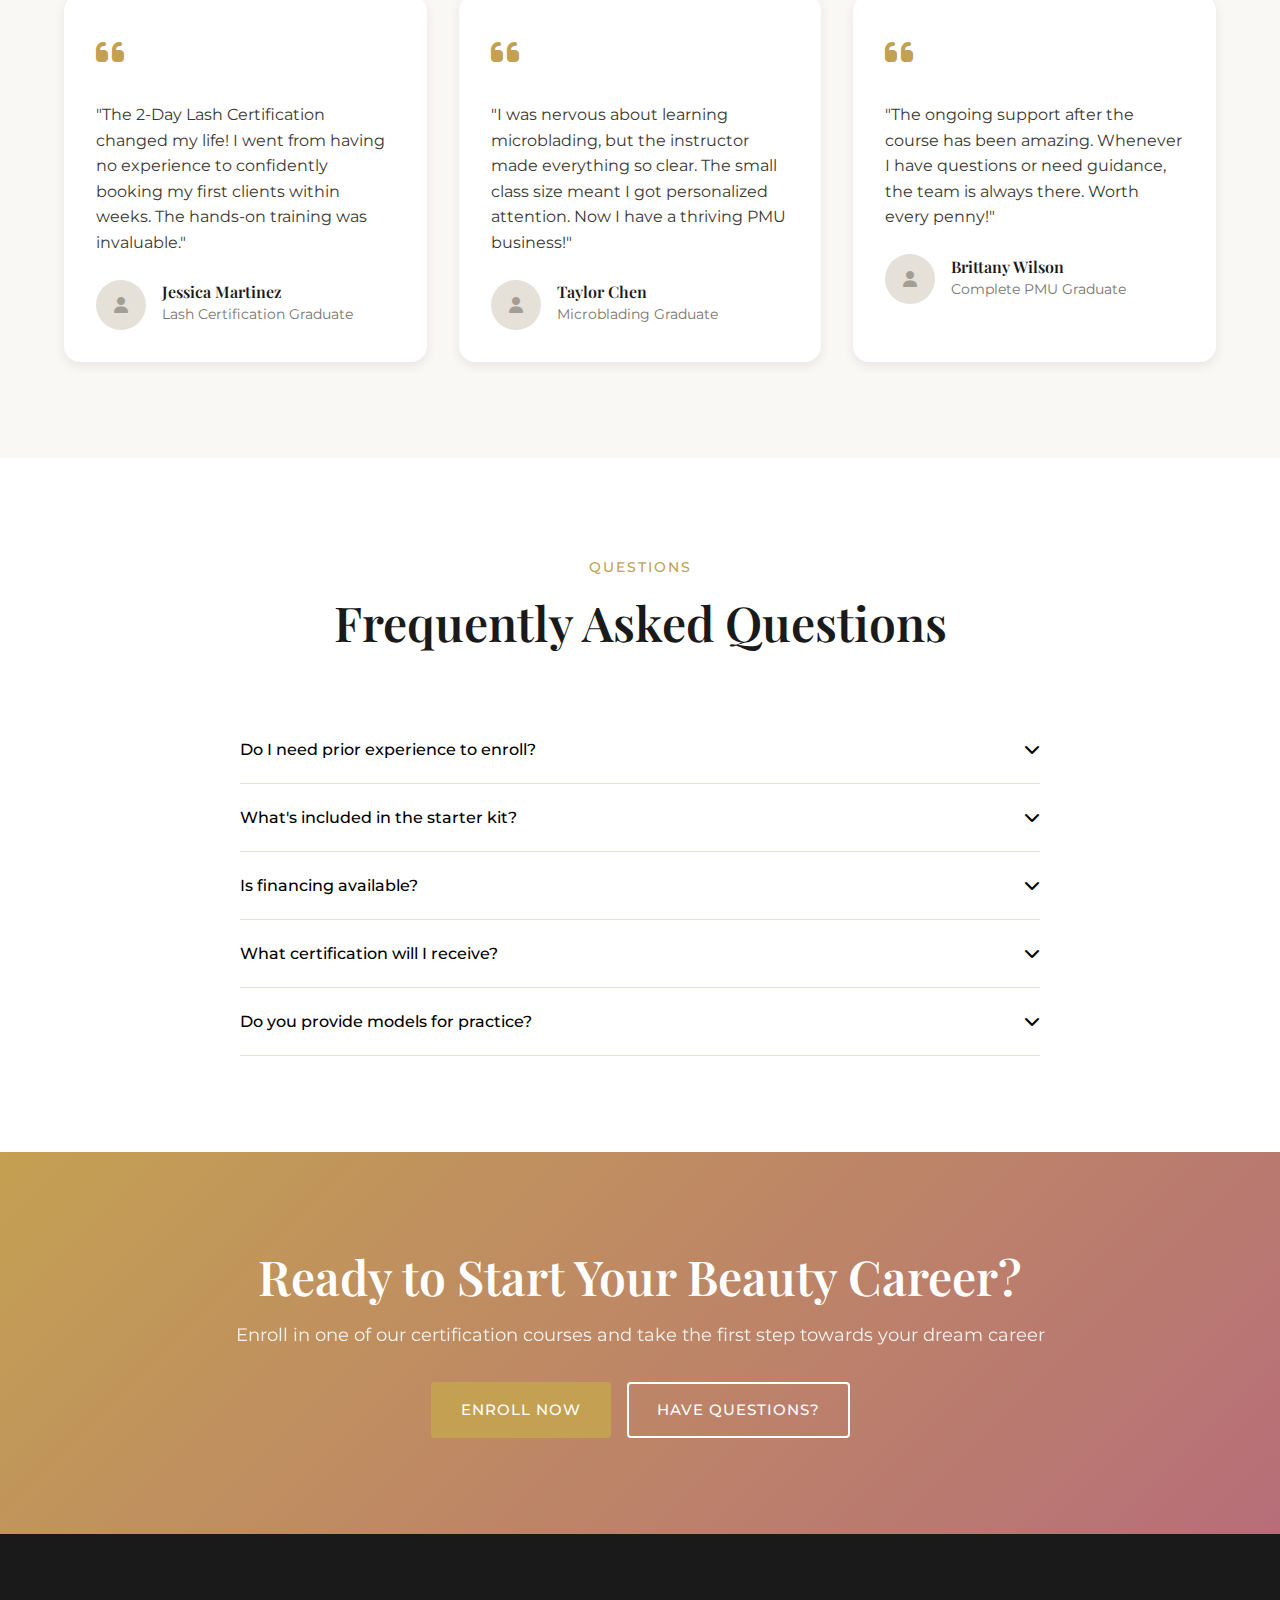
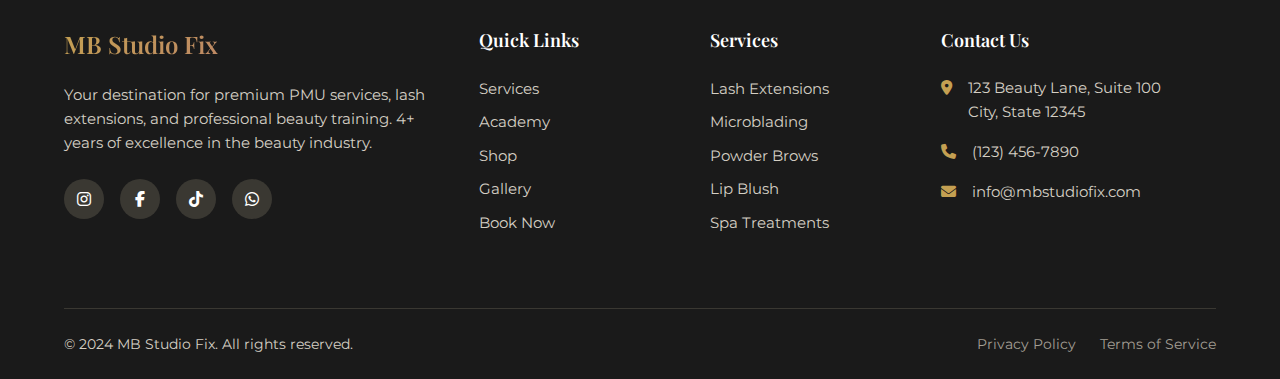
<file: courses.html>
<!DOCTYPE html>
<html lang="en">
<head>
    <meta charset="UTF-8">
    <meta name="viewport" content="width=device-width, initial-scale=1.0">
    <meta name="description" content="MB Studio Fix Academy - Professional beauty training courses. Learn lash extensions, microblading, and PMU techniques with certification.">
    <title>Academy | MB Studio Fix - Professional Beauty Training</title>
    <link rel="stylesheet" href="css/styles.css">
    <link rel="preconnect" href="https://fonts.googleapis.com">
    <link rel="preconnect" href="https://fonts.gstatic.com" crossorigin>
    <link href="https://fonts.googleapis.com/css2?family=Playfair+Display:wght@400;500;600;700&family=Montserrat:wght@300;400;500;600&display=swap" rel="stylesheet">
    <link rel="stylesheet" href="https://cdnjs.cloudflare.com/ajax/libs/font-awesome/6.4.0/css/all.min.css">
</head>
<body>
    <!-- Navigation -->
    <nav class="navbar">
        <div class="nav-container">
            <a href="index.html" class="logo">
                <span class="logo-text">MB Studio Fix</span>
            </a>
            <button class="nav-toggle" aria-label="Toggle navigation">
                <span class="hamburger"></span>
            </button>
            <ul class="nav-menu">
                <li><a href="index.html" class="nav-link">Home</a></li>
                <li><a href="services.html" class="nav-link">Services</a></li>
                <li><a href="courses.html" class="nav-link active">Academy</a></li>
                <li><a href="shop.html" class="nav-link">Shop</a></li>
                <li><a href="gallery.html" class="nav-link">Gallery</a></li>
                <li><a href="about.html" class="nav-link">About</a></li>
                <li><a href="contact.html" class="nav-link">Contact</a></li>
                <li><a href="booking.html" class="nav-link btn-nav">Book Now</a></li>
            </ul>
        </div>
    </nav>

    <!-- Page Header -->
    <section class="page-header academy-header">
        <div class="page-header-overlay"></div>
        <div class="container">
            <h1>MB Studio Academy</h1>
            <p>Launch your career in the beauty industry with professional training</p>
        </div>
    </section>

    <!-- Academy Introduction -->
    <section class="section">
        <div class="container">
            <div class="section-header">
                <span class="section-tag">Professional Training</span>
                <h2 class="section-title">Learn from Industry Experts</h2>
                <p class="section-subtitle">Our comprehensive courses are designed to give you the skills, knowledge, and confidence to start or advance your beauty career</p>
            </div>
            <div class="academy-features">
                <div class="academy-feature">
                    <i class="fas fa-hands"></i>
                    <h3>Hands-On Training</h3>
                    <p>Practice on live models under expert supervision</p>
                </div>
                <div class="academy-feature">
                    <i class="fas fa-certificate"></i>
                    <h3>Certification</h3>
                    <p>Receive recognized certification upon completion</p>
                </div>
                <div class="academy-feature">
                    <i class="fas fa-box-open"></i>
                    <h3>Starter Kits</h3>
                    <p>Professional kits included with all courses</p>
                </div>
                <div class="academy-feature">
                    <i class="fas fa-headset"></i>
                    <h3>Ongoing Support</h3>
                    <p>Lifetime access to resources and mentorship</p>
                </div>
            </div>
        </div>
    </section>

    <!-- Featured Course -->
    <section class="featured-course-section section section-cream">
        <div class="container">
            <div class="featured-course-grid">
                <div class="featured-course-content">
                    <div class="featured-badge">Featured Course</div>
                    <h2>2-Day Lash Certification</h2>
                    <p class="course-intro">Our most popular course - perfect for beginners looking to start their lash career or professionals wanting to refine their skills.</p>

                    <div class="course-price-display">
                        <span class="price-label">Investment</span>
                        <span class="price-amount">$1,200</span>
                    </div>

                    <div class="course-includes">
                        <h3>What's Included:</h3>
                        <ul>
                            <li><i class="fas fa-check"></i> 16 hours of intensive training</li>
                            <li><i class="fas fa-check"></i> Complete lash starter kit ($300 value)</li>
                            <li><i class="fas fa-check"></i> Training manual & digital resources</li>
                            <li><i class="fas fa-check"></i> Live model practice</li>
                            <li><i class="fas fa-check"></i> Classic & Volume techniques</li>
                            <li><i class="fas fa-check"></i> Business & marketing guidance</li>
                            <li><i class="fas fa-check"></i> Certificate of completion</li>
                            <li><i class="fas fa-check"></i> Lifetime access to private support group</li>
                        </ul>
                    </div>

                    <div class="course-schedule">
                        <h3>Schedule:</h3>
                        <p><strong>Day 1:</strong> Theory, safety, product knowledge, classic application</p>
                        <p><strong>Day 2:</strong> Volume techniques, mapping, live model practice</p>
                    </div>

                    <a href="booking.html?course=lash-certification" class="btn btn-primary btn-large">Enroll Now</a>
                </div>
                <div class="featured-course-image">
                    <div class="image-placeholder large">
                        <i class="fas fa-graduation-cap"></i>
                        <span>Lash Training</span>
                    </div>
                </div>
            </div>
        </div>
    </section>

    <!-- All Courses -->
    <section class="courses-section section">
        <div class="container">
            <div class="section-header">
                <span class="section-tag">Course Catalog</span>
                <h2 class="section-title">All Training Programs</h2>
            </div>
            <div class="courses-grid">
                <!-- Course 1 -->
                <div class="course-card">
                    <div class="course-image">
                        <div class="image-placeholder">
                            <i class="fas fa-eye"></i>
                        </div>
                        <span class="course-duration">2 Days</span>
                    </div>
                    <div class="course-content">
                        <h3>Classic Lash Fundamentals</h3>
                        <p>Perfect for complete beginners. Learn the basics of lash application.</p>
                        <ul class="course-highlights">
                            <li><i class="fas fa-check"></i> Beginner friendly</li>
                            <li><i class="fas fa-check"></i> Starter kit included</li>
                            <li><i class="fas fa-check"></i> Certificate</li>
                        </ul>
                        <div class="course-footer">
                            <span class="course-price">$800</span>
                            <a href="booking.html?course=classic-lash" class="btn btn-outline">Enroll</a>
                        </div>
                    </div>
                </div>

                <!-- Course 2 -->
                <div class="course-card">
                    <div class="course-image">
                        <div class="image-placeholder">
                            <i class="fas fa-eye"></i>
                        </div>
                        <span class="course-duration">1 Day</span>
                    </div>
                    <div class="course-content">
                        <h3>Volume Lash Masterclass</h3>
                        <p>Advanced techniques for experienced lash artists. Master fan creation.</p>
                        <ul class="course-highlights">
                            <li><i class="fas fa-check"></i> Advanced level</li>
                            <li><i class="fas fa-check"></i> Volume fan techniques</li>
                            <li><i class="fas fa-check"></i> Certificate</li>
                        </ul>
                        <div class="course-footer">
                            <span class="course-price">$600</span>
                            <a href="booking.html?course=volume-lash" class="btn btn-outline">Enroll</a>
                        </div>
                    </div>
                </div>

                <!-- Course 3 -->
                <div class="course-card">
                    <div class="course-image">
                        <div class="image-placeholder">
                            <i class="fas fa-feather-alt"></i>
                        </div>
                        <span class="course-duration">3 Days</span>
                    </div>
                    <div class="course-content">
                        <h3>Microblading Certification</h3>
                        <p>Comprehensive training in hair-stroke brow technique.</p>
                        <ul class="course-highlights">
                            <li><i class="fas fa-check"></i> Theory & practice</li>
                            <li><i class="fas fa-check"></i> Full kit included</li>
                            <li><i class="fas fa-check"></i> Live models</li>
                        </ul>
                        <div class="course-footer">
                            <span class="course-price">$2,500</span>
                            <a href="booking.html?course=microblading" class="btn btn-outline">Enroll</a>
                        </div>
                    </div>
                </div>

                <!-- Course 4 -->
                <div class="course-card">
                    <div class="course-image">
                        <div class="image-placeholder">
                            <i class="fas fa-feather-alt"></i>
                        </div>
                        <span class="course-duration">2 Days</span>
                    </div>
                    <div class="course-content">
                        <h3>Powder Brows Training</h3>
                        <p>Learn the ombre powder brow technique for all skin types.</p>
                        <ul class="course-highlights">
                            <li><i class="fas fa-check"></i> Machine technique</li>
                            <li><i class="fas fa-check"></i> Kit included</li>
                            <li><i class="fas fa-check"></i> Certificate</li>
                        </ul>
                        <div class="course-footer">
                            <span class="course-price">$2,200</span>
                            <a href="booking.html?course=powder-brows" class="btn btn-outline">Enroll</a>
                        </div>
                    </div>
                </div>

                <!-- Course 5 -->
                <div class="course-card">
                    <div class="course-image">
                        <div class="image-placeholder">
                            <i class="fas fa-kiss-wink-heart"></i>
                        </div>
                        <span class="course-duration">2 Days</span>
                    </div>
                    <div class="course-content">
                        <h3>Lip Blush Certification</h3>
                        <p>Master the art of semi-permanent lip color application.</p>
                        <ul class="course-highlights">
                            <li><i class="fas fa-check"></i> Color theory</li>
                            <li><i class="fas fa-check"></i> Full kit included</li>
                            <li><i class="fas fa-check"></i> Live models</li>
                        </ul>
                        <div class="course-footer">
                            <span class="course-price">$2,000</span>
                            <a href="booking.html?course=lip-blush" class="btn btn-outline">Enroll</a>
                        </div>
                    </div>
                </div>

                <!-- Course 6 -->
                <div class="course-card">
                    <div class="course-image">
                        <div class="image-placeholder">
                            <i class="fas fa-star"></i>
                        </div>
                        <span class="course-duration">5 Days</span>
                    </div>
                    <div class="course-content">
                        <h3>Complete PMU Master Course</h3>
                        <p>All-inclusive training: brows, lips, and advanced techniques.</p>
                        <ul class="course-highlights">
                            <li><i class="fas fa-check"></i> Comprehensive training</li>
                            <li><i class="fas fa-check"></i> Premium kit</li>
                            <li><i class="fas fa-check"></i> Business coaching</li>
                        </ul>
                        <div class="course-footer">
                            <span class="course-price">$5,500</span>
                            <a href="booking.html?course=pmu-master" class="btn btn-outline">Enroll</a>
                        </div>
                    </div>
                </div>
            </div>
        </div>
    </section>

    <!-- Instructor Section -->
    <section class="instructor-section section section-dark">
        <div class="container">
            <div class="instructor-grid">
                <div class="instructor-image">
                    <div class="image-placeholder large">
                        <i class="fas fa-user"></i>
                        <span>Instructor</span>
                    </div>
                </div>
                <div class="instructor-content">
                    <span class="section-tag">Your Instructor</span>
                    <h2 class="section-title">Learn from the Best</h2>
                    <p>Our lead instructor brings over 4 years of industry experience and has trained hundreds of successful beauty professionals. With certifications from leading PMU academies and a passion for education, you'll receive world-class training.</p>

                    <div class="credentials">
                        <h3>Credentials &amp; Certifications:</h3>
                        <ul>
                            <li><i class="fas fa-award"></i> Certified PMU Artist</li>
                            <li><i class="fas fa-award"></i> Licensed Esthetician</li>
                            <li><i class="fas fa-award"></i> PhiBrows Master Artist</li>
                            <li><i class="fas fa-award"></i> Bloodborne Pathogen Certified</li>
                        </ul>
                    </div>

                    <div class="instructor-stats">
                        <div class="stat">
                            <span class="stat-number">500+</span>
                            <span class="stat-label">Students Trained</span>
                        </div>
                        <div class="stat">
                            <span class="stat-number">4+</span>
                            <span class="stat-label">Years Experience</span>
                        </div>
                        <div class="stat">
                            <span class="stat-number">98%</span>
                            <span class="stat-label">Success Rate</span>
                        </div>
                    </div>
                </div>
            </div>
        </div>
    </section>

    <!-- Student Testimonials -->
    <section class="section section-cream">
        <div class="container">
            <div class="section-header">
                <span class="section-tag">Success Stories</span>
                <h2 class="section-title">Graduate Testimonials</h2>
            </div>
            <div class="student-testimonials">
                <div class="student-testimonial">
                    <div class="testimonial-content">
                        <div class="quote-icon">
                            <i class="fas fa-quote-left"></i>
                        </div>
                        <p>"The 2-Day Lash Certification changed my life! I went from having no experience to confidently booking my first clients within weeks. The hands-on training was invaluable."</p>
                        <div class="student-info">
                            <div class="student-avatar">
                                <i class="fas fa-user"></i>
                            </div>
                            <div>
                                <h4>Jessica Martinez</h4>
                                <span>Lash Certification Graduate</span>
                            </div>
                        </div>
                    </div>
                </div>
                <div class="student-testimonial">
                    <div class="testimonial-content">
                        <div class="quote-icon">
                            <i class="fas fa-quote-left"></i>
                        </div>
                        <p>"I was nervous about learning microblading, but the instructor made everything so clear. The small class size meant I got personalized attention. Now I have a thriving PMU business!"</p>
                        <div class="student-info">
                            <div class="student-avatar">
                                <i class="fas fa-user"></i>
                            </div>
                            <div>
                                <h4>Taylor Chen</h4>
                                <span>Microblading Graduate</span>
                            </div>
                        </div>
                    </div>
                </div>
                <div class="student-testimonial">
                    <div class="testimonial-content">
                        <div class="quote-icon">
                            <i class="fas fa-quote-left"></i>
                        </div>
                        <p>"The ongoing support after the course has been amazing. Whenever I have questions or need guidance, the team is always there. Worth every penny!"</p>
                        <div class="student-info">
                            <div class="student-avatar">
                                <i class="fas fa-user"></i>
                            </div>
                            <div>
                                <h4>Brittany Wilson</h4>
                                <span>Complete PMU Graduate</span>
                            </div>
                        </div>
                    </div>
                </div>
            </div>
        </div>
    </section>

    <!-- FAQ Section -->
    <section class="faq-section section">
        <div class="container">
            <div class="section-header">
                <span class="section-tag">Questions</span>
                <h2 class="section-title">Frequently Asked Questions</h2>
            </div>
            <div class="faq-list">
                <div class="faq-item">
                    <button class="faq-question">
                        <span>Do I need prior experience to enroll?</span>
                        <i class="fas fa-chevron-down"></i>
                    </button>
                    <div class="faq-answer">
                        <p>No prior experience is needed for our beginner courses. We start from the basics and guide you through every step. For advanced courses, some experience is recommended.</p>
                    </div>
                </div>
                <div class="faq-item">
                    <button class="faq-question">
                        <span>What's included in the starter kit?</span>
                        <i class="fas fa-chevron-down"></i>
                    </button>
                    <div class="faq-answer">
                        <p>Each course includes a professional-grade kit with all the tools and products you need to start practicing and taking clients. Specific kit contents vary by course.</p>
                    </div>
                </div>
                <div class="faq-item">
                    <button class="faq-question">
                        <span>Is financing available?</span>
                        <i class="fas fa-chevron-down"></i>
                    </button>
                    <div class="faq-answer">
                        <p>Yes! We offer payment plans for all our courses. Contact us to discuss flexible payment options that work for your budget.</p>
                    </div>
                </div>
                <div class="faq-item">
                    <button class="faq-question">
                        <span>What certification will I receive?</span>
                        <i class="fas fa-chevron-down"></i>
                    </button>
                    <div class="faq-answer">
                        <p>Upon successful completion, you'll receive a certificate from MB Studio Fix Academy that you can display in your workspace and include in your portfolio.</p>
                    </div>
                </div>
                <div class="faq-item">
                    <button class="faq-question">
                        <span>Do you provide models for practice?</span>
                        <i class="fas fa-chevron-down"></i>
                    </button>
                    <div class="faq-answer">
                        <p>Yes, we provide live models for all courses so you can practice your skills under instructor supervision before working on paying clients.</p>
                    </div>
                </div>
            </div>
        </div>
    </section>

    <!-- CTA Section -->
    <section class="cta-section">
        <div class="container">
            <div class="cta-content">
                <h2>Ready to Start Your Beauty Career?</h2>
                <p>Enroll in one of our certification courses and take the first step towards your dream career</p>
                <div class="cta-buttons">
                    <a href="booking.html" class="btn btn-primary">Enroll Now</a>
                    <a href="contact.html" class="btn btn-outline-light">Have Questions?</a>
                </div>
            </div>
        </div>
    </section>

    <!-- Footer -->
    <footer class="footer">
        <div class="container">
            <div class="footer-grid">
                <div class="footer-brand">
                    <h3 class="logo-text">MB Studio Fix</h3>
                    <p>Your destination for premium PMU services, lash extensions, and professional beauty training. 4+ years of excellence in the beauty industry.</p>
                    <div class="social-links">
                        <a href="#" aria-label="Instagram"><i class="fab fa-instagram"></i></a>
                        <a href="#" aria-label="Facebook"><i class="fab fa-facebook-f"></i></a>
                        <a href="#" aria-label="TikTok"><i class="fab fa-tiktok"></i></a>
                        <a href="#" aria-label="WhatsApp"><i class="fab fa-whatsapp"></i></a>
                    </div>
                </div>
                <div class="footer-links">
                    <h4>Quick Links</h4>
                    <ul>
                        <li><a href="services.html">Services</a></li>
                        <li><a href="courses.html">Academy</a></li>
                        <li><a href="shop.html">Shop</a></li>
                        <li><a href="gallery.html">Gallery</a></li>
                        <li><a href="booking.html">Book Now</a></li>
                    </ul>
                </div>
                <div class="footer-links">
                    <h4>Services</h4>
                    <ul>
                        <li><a href="services.html#lashes">Lash Extensions</a></li>
                        <li><a href="services.html#brows">Microblading</a></li>
                        <li><a href="services.html#brows">Powder Brows</a></li>
                        <li><a href="services.html#lips">Lip Blush</a></li>
                        <li><a href="services.html#spa">Spa Treatments</a></li>
                    </ul>
                </div>
                <div class="footer-contact">
                    <h4>Contact Us</h4>
                    <ul>
                        <li>
                            <i class="fas fa-map-marker-alt"></i>
                            <span>123 Beauty Lane, Suite 100<br>City, State 12345</span>
                        </li>
                        <li>
                            <i class="fas fa-phone"></i>
                            <a href="tel:+1234567890">(123) 456-7890</a>
                        </li>
                        <li>
                            <i class="fas fa-envelope"></i>
                            <a href="mailto:info@mbstudiofix.com">info@mbstudiofix.com</a>
                        </li>
                    </ul>
                </div>
            </div>
            <div class="footer-bottom">
                <p>&copy; 2024 MB Studio Fix. All rights reserved.</p>
                <div class="footer-bottom-links">
                    <a href="#">Privacy Policy</a>
                    <a href="#">Terms of Service</a>
                </div>
            </div>
        </div>
    </footer>

    <!-- WhatsApp Float Button -->
    <a href="https://wa.me/1234567890" class="whatsapp-float" aria-label="Chat on WhatsApp">
        <i class="fab fa-whatsapp"></i>
    </a>

    <script src="js/main.js"></script>
</body>
</html>
</file>
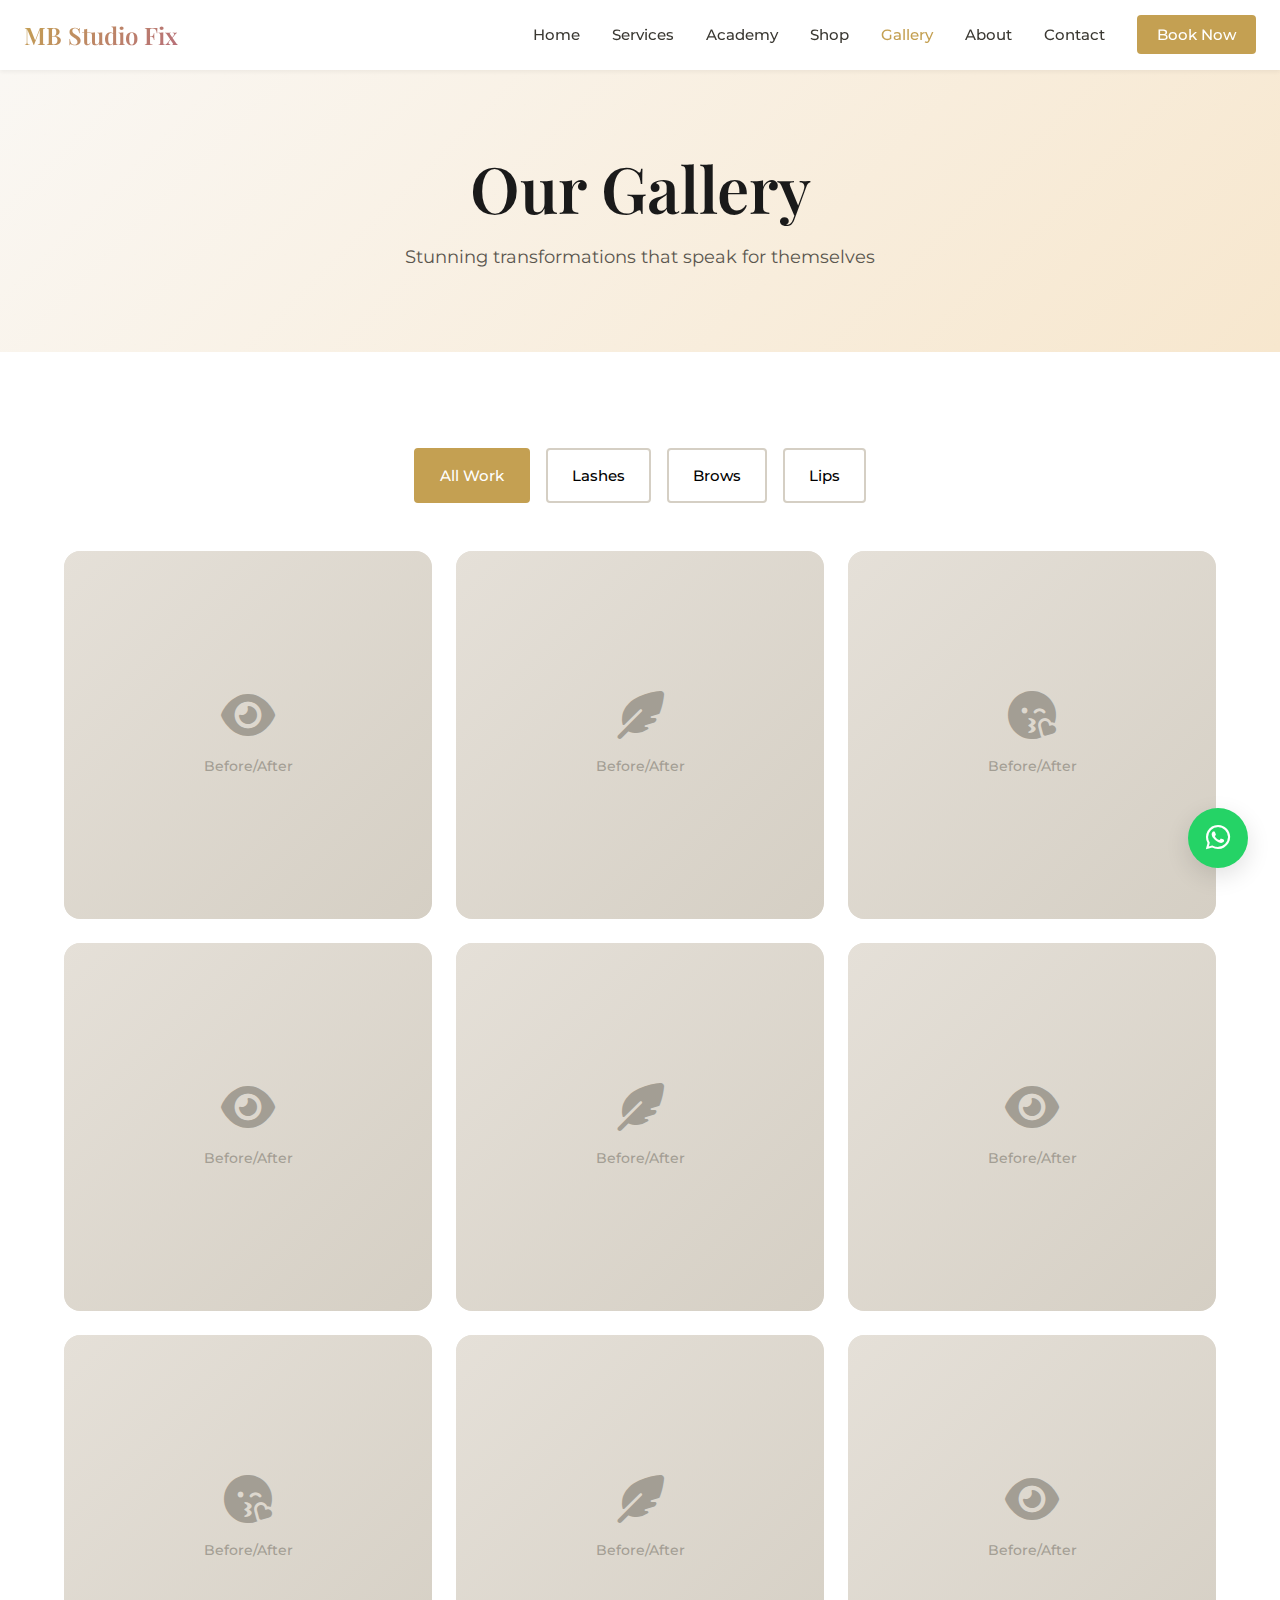
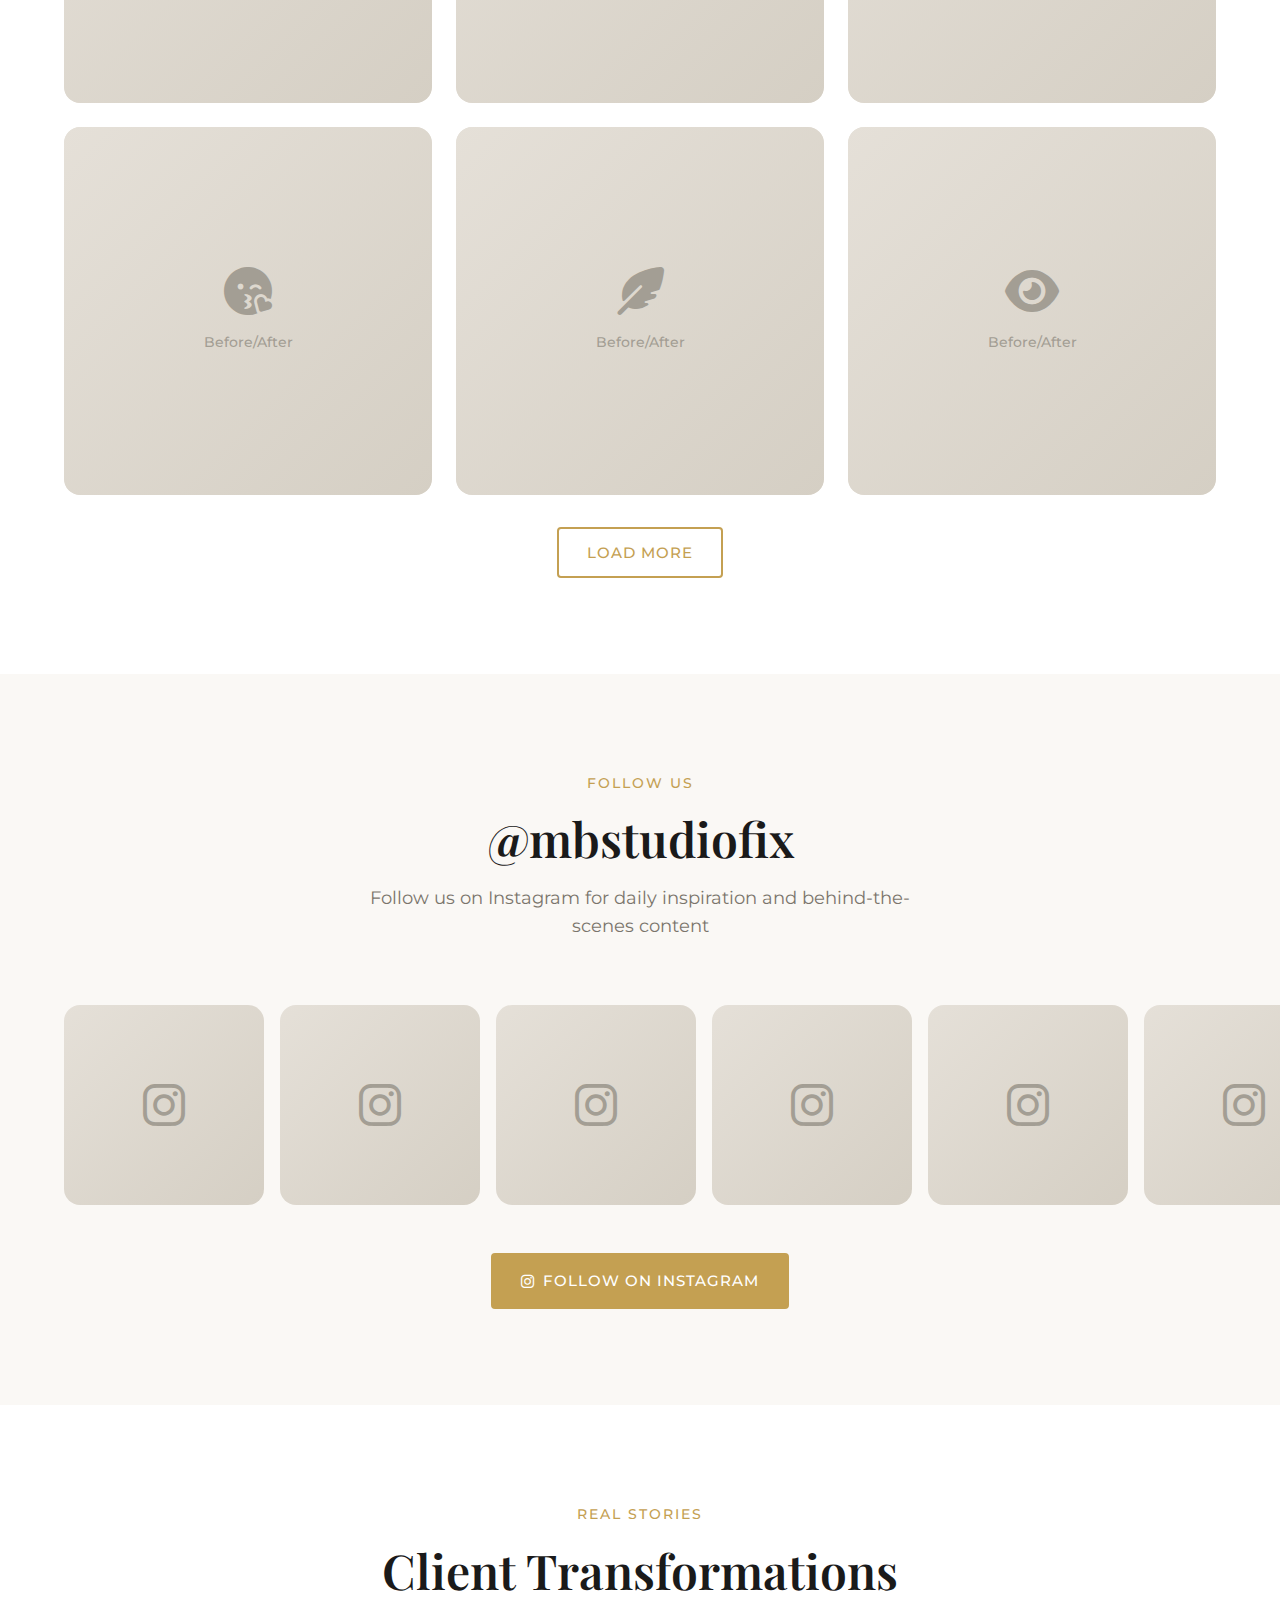
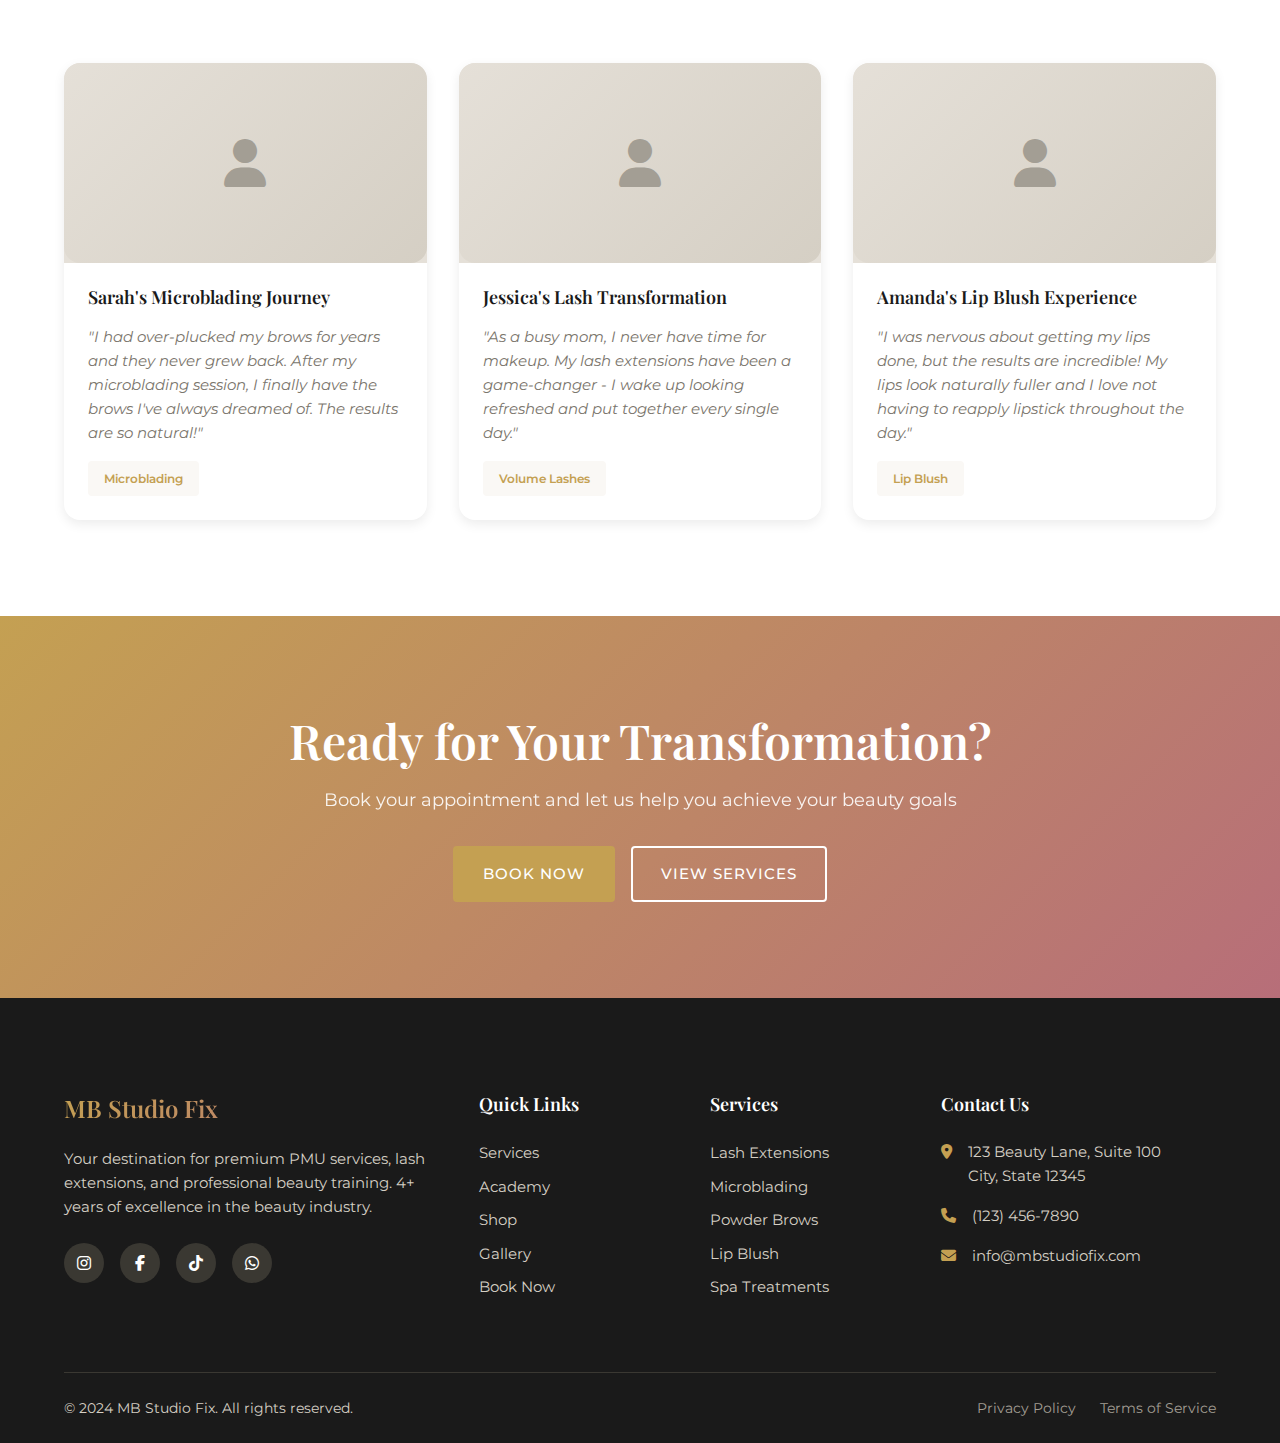
<file: gallery.html>
<!DOCTYPE html>
<html lang="en">
<head>
    <meta charset="UTF-8">
    <meta name="viewport" content="width=device-width, initial-scale=1.0">
    <meta name="description" content="MB Studio Fix Gallery - View our before and after transformations. See real results from our lash extensions, microblading, and lip blush services.">
    <title>Gallery | MB Studio Fix - Before & After</title>
    <link rel="stylesheet" href="css/styles.css">
    <link rel="preconnect" href="https://fonts.googleapis.com">
    <link rel="preconnect" href="https://fonts.gstatic.com" crossorigin>
    <link href="https://fonts.googleapis.com/css2?family=Playfair+Display:wght@400;500;600;700&family=Montserrat:wght@300;400;500;600&display=swap" rel="stylesheet">
    <link rel="stylesheet" href="https://cdnjs.cloudflare.com/ajax/libs/font-awesome/6.4.0/css/all.min.css">
</head>
<body>
    <!-- Navigation -->
    <nav class="navbar">
        <div class="nav-container">
            <a href="index.html" class="logo">
                <span class="logo-text">MB Studio Fix</span>
            </a>
            <button class="nav-toggle" aria-label="Toggle navigation">
                <span class="hamburger"></span>
            </button>
            <ul class="nav-menu">
                <li><a href="index.html" class="nav-link">Home</a></li>
                <li><a href="services.html" class="nav-link">Services</a></li>
                <li><a href="courses.html" class="nav-link">Academy</a></li>
                <li><a href="shop.html" class="nav-link">Shop</a></li>
                <li><a href="gallery.html" class="nav-link active">Gallery</a></li>
                <li><a href="about.html" class="nav-link">About</a></li>
                <li><a href="contact.html" class="nav-link">Contact</a></li>
                <li><a href="booking.html" class="nav-link btn-nav">Book Now</a></li>
            </ul>
        </div>
    </nav>

    <!-- Page Header -->
    <section class="page-header gallery-header">
        <div class="page-header-overlay"></div>
        <div class="container">
            <h1>Our Gallery</h1>
            <p>Stunning transformations that speak for themselves</p>
        </div>
    </section>

    <!-- Gallery Section -->
    <section class="gallery-section section">
        <div class="container">
            <!-- Gallery Filters -->
            <div class="gallery-filters">
                <button class="filter-btn active" data-filter="all">All Work</button>
                <button class="filter-btn" data-filter="lashes">Lashes</button>
                <button class="filter-btn" data-filter="brows">Brows</button>
                <button class="filter-btn" data-filter="lips">Lips</button>
            </div>

            <!-- Gallery Grid -->
            <div class="gallery-masonry">
                <!-- Lash Work -->
                <div class="gallery-item" data-category="lashes">
                    <div class="gallery-image">
                        <div class="image-placeholder">
                            <i class="fas fa-eye"></i>
                            <span>Before/After</span>
                        </div>
                        <div class="gallery-overlay">
                            <span class="gallery-category">Classic Lashes</span>
                            <button class="view-btn"><i class="fas fa-expand"></i></button>
                        </div>
                    </div>
                </div>

                <div class="gallery-item" data-category="brows">
                    <div class="gallery-image">
                        <div class="image-placeholder">
                            <i class="fas fa-feather-alt"></i>
                            <span>Before/After</span>
                        </div>
                        <div class="gallery-overlay">
                            <span class="gallery-category">Microblading</span>
                            <button class="view-btn"><i class="fas fa-expand"></i></button>
                        </div>
                    </div>
                </div>

                <div class="gallery-item" data-category="lips">
                    <div class="gallery-image">
                        <div class="image-placeholder">
                            <i class="fas fa-kiss-wink-heart"></i>
                            <span>Before/After</span>
                        </div>
                        <div class="gallery-overlay">
                            <span class="gallery-category">Lip Blush</span>
                            <button class="view-btn"><i class="fas fa-expand"></i></button>
                        </div>
                    </div>
                </div>

                <div class="gallery-item" data-category="lashes">
                    <div class="gallery-image">
                        <div class="image-placeholder">
                            <i class="fas fa-eye"></i>
                            <span>Before/After</span>
                        </div>
                        <div class="gallery-overlay">
                            <span class="gallery-category">Volume Lashes</span>
                            <button class="view-btn"><i class="fas fa-expand"></i></button>
                        </div>
                    </div>
                </div>

                <div class="gallery-item" data-category="brows">
                    <div class="gallery-image">
                        <div class="image-placeholder">
                            <i class="fas fa-feather-alt"></i>
                            <span>Before/After</span>
                        </div>
                        <div class="gallery-overlay">
                            <span class="gallery-category">Powder Brows</span>
                            <button class="view-btn"><i class="fas fa-expand"></i></button>
                        </div>
                    </div>
                </div>

                <div class="gallery-item" data-category="lashes">
                    <div class="gallery-image">
                        <div class="image-placeholder">
                            <i class="fas fa-eye"></i>
                            <span>Before/After</span>
                        </div>
                        <div class="gallery-overlay">
                            <span class="gallery-category">Mega Volume</span>
                            <button class="view-btn"><i class="fas fa-expand"></i></button>
                        </div>
                    </div>
                </div>

                <div class="gallery-item" data-category="lips">
                    <div class="gallery-image">
                        <div class="image-placeholder">
                            <i class="fas fa-kiss-wink-heart"></i>
                            <span>Before/After</span>
                        </div>
                        <div class="gallery-overlay">
                            <span class="gallery-category">Lip Blush</span>
                            <button class="view-btn"><i class="fas fa-expand"></i></button>
                        </div>
                    </div>
                </div>

                <div class="gallery-item" data-category="brows">
                    <div class="gallery-image">
                        <div class="image-placeholder">
                            <i class="fas fa-feather-alt"></i>
                            <span>Before/After</span>
                        </div>
                        <div class="gallery-overlay">
                            <span class="gallery-category">Combination Brows</span>
                            <button class="view-btn"><i class="fas fa-expand"></i></button>
                        </div>
                    </div>
                </div>

                <div class="gallery-item" data-category="lashes">
                    <div class="gallery-image">
                        <div class="image-placeholder">
                            <i class="fas fa-eye"></i>
                            <span>Before/After</span>
                        </div>
                        <div class="gallery-overlay">
                            <span class="gallery-category">Hybrid Lashes</span>
                            <button class="view-btn"><i class="fas fa-expand"></i></button>
                        </div>
                    </div>
                </div>

                <div class="gallery-item" data-category="lips">
                    <div class="gallery-image">
                        <div class="image-placeholder">
                            <i class="fas fa-kiss-wink-heart"></i>
                            <span>Before/After</span>
                        </div>
                        <div class="gallery-overlay">
                            <span class="gallery-category">Lip Neutralization</span>
                            <button class="view-btn"><i class="fas fa-expand"></i></button>
                        </div>
                    </div>
                </div>

                <div class="gallery-item" data-category="brows">
                    <div class="gallery-image">
                        <div class="image-placeholder">
                            <i class="fas fa-feather-alt"></i>
                            <span>Before/After</span>
                        </div>
                        <div class="gallery-overlay">
                            <span class="gallery-category">Microblading</span>
                            <button class="view-btn"><i class="fas fa-expand"></i></button>
                        </div>
                    </div>
                </div>

                <div class="gallery-item" data-category="lashes">
                    <div class="gallery-image">
                        <div class="image-placeholder">
                            <i class="fas fa-eye"></i>
                            <span>Before/After</span>
                        </div>
                        <div class="gallery-overlay">
                            <span class="gallery-category">Classic Lashes</span>
                            <button class="view-btn"><i class="fas fa-expand"></i></button>
                        </div>
                    </div>
                </div>
            </div>

            <!-- Load More -->
            <div class="text-center load-more">
                <button class="btn btn-outline">Load More</button>
            </div>
        </div>
    </section>

    <!-- Instagram Feed -->
    <section class="instagram-section section section-cream">
        <div class="container">
            <div class="section-header">
                <span class="section-tag">Follow Us</span>
                <h2 class="section-title">@mbstudiofix</h2>
                <p class="section-subtitle">Follow us on Instagram for daily inspiration and behind-the-scenes content</p>
            </div>
            <div class="instagram-grid">
                <div class="instagram-item">
                    <div class="image-placeholder">
                        <i class="fab fa-instagram"></i>
                    </div>
                </div>
                <div class="instagram-item">
                    <div class="image-placeholder">
                        <i class="fab fa-instagram"></i>
                    </div>
                </div>
                <div class="instagram-item">
                    <div class="image-placeholder">
                        <i class="fab fa-instagram"></i>
                    </div>
                </div>
                <div class="instagram-item">
                    <div class="image-placeholder">
                        <i class="fab fa-instagram"></i>
                    </div>
                </div>
                <div class="instagram-item">
                    <div class="image-placeholder">
                        <i class="fab fa-instagram"></i>
                    </div>
                </div>
                <div class="instagram-item">
                    <div class="image-placeholder">
                        <i class="fab fa-instagram"></i>
                    </div>
                </div>
            </div>
            <div class="text-center">
                <a href="#" class="btn btn-primary" target="_blank">
                    <i class="fab fa-instagram"></i> Follow on Instagram
                </a>
            </div>
        </div>
    </section>

    <!-- Client Stories -->
    <section class="client-stories section">
        <div class="container">
            <div class="section-header">
                <span class="section-tag">Real Stories</span>
                <h2 class="section-title">Client Transformations</h2>
            </div>
            <div class="stories-grid">
                <div class="story-card">
                    <div class="story-image">
                        <div class="image-placeholder">
                            <i class="fas fa-user"></i>
                        </div>
                    </div>
                    <div class="story-content">
                        <h3>Sarah's Microblading Journey</h3>
                        <p>"I had over-plucked my brows for years and they never grew back. After my microblading session, I finally have the brows I've always dreamed of. The results are so natural!"</p>
                        <span class="service-tag">Microblading</span>
                    </div>
                </div>
                <div class="story-card">
                    <div class="story-image">
                        <div class="image-placeholder">
                            <i class="fas fa-user"></i>
                        </div>
                    </div>
                    <div class="story-content">
                        <h3>Jessica's Lash Transformation</h3>
                        <p>"As a busy mom, I never have time for makeup. My lash extensions have been a game-changer - I wake up looking refreshed and put together every single day."</p>
                        <span class="service-tag">Volume Lashes</span>
                    </div>
                </div>
                <div class="story-card">
                    <div class="story-image">
                        <div class="image-placeholder">
                            <i class="fas fa-user"></i>
                        </div>
                    </div>
                    <div class="story-content">
                        <h3>Amanda's Lip Blush Experience</h3>
                        <p>"I was nervous about getting my lips done, but the results are incredible! My lips look naturally fuller and I love not having to reapply lipstick throughout the day."</p>
                        <span class="service-tag">Lip Blush</span>
                    </div>
                </div>
            </div>
        </div>
    </section>

    <!-- CTA Section -->
    <section class="cta-section">
        <div class="container">
            <div class="cta-content">
                <h2>Ready for Your Transformation?</h2>
                <p>Book your appointment and let us help you achieve your beauty goals</p>
                <div class="cta-buttons">
                    <a href="booking.html" class="btn btn-primary">Book Now</a>
                    <a href="services.html" class="btn btn-outline-light">View Services</a>
                </div>
            </div>
        </div>
    </section>

    <!-- Footer -->
    <footer class="footer">
        <div class="container">
            <div class="footer-grid">
                <div class="footer-brand">
                    <h3 class="logo-text">MB Studio Fix</h3>
                    <p>Your destination for premium PMU services, lash extensions, and professional beauty training. 4+ years of excellence in the beauty industry.</p>
                    <div class="social-links">
                        <a href="#" aria-label="Instagram"><i class="fab fa-instagram"></i></a>
                        <a href="#" aria-label="Facebook"><i class="fab fa-facebook-f"></i></a>
                        <a href="#" aria-label="TikTok"><i class="fab fa-tiktok"></i></a>
                        <a href="#" aria-label="WhatsApp"><i class="fab fa-whatsapp"></i></a>
                    </div>
                </div>
                <div class="footer-links">
                    <h4>Quick Links</h4>
                    <ul>
                        <li><a href="services.html">Services</a></li>
                        <li><a href="courses.html">Academy</a></li>
                        <li><a href="shop.html">Shop</a></li>
                        <li><a href="gallery.html">Gallery</a></li>
                        <li><a href="booking.html">Book Now</a></li>
                    </ul>
                </div>
                <div class="footer-links">
                    <h4>Services</h4>
                    <ul>
                        <li><a href="services.html#lashes">Lash Extensions</a></li>
                        <li><a href="services.html#brows">Microblading</a></li>
                        <li><a href="services.html#brows">Powder Brows</a></li>
                        <li><a href="services.html#lips">Lip Blush</a></li>
                        <li><a href="services.html#spa">Spa Treatments</a></li>
                    </ul>
                </div>
                <div class="footer-contact">
                    <h4>Contact Us</h4>
                    <ul>
                        <li>
                            <i class="fas fa-map-marker-alt"></i>
                            <span>123 Beauty Lane, Suite 100<br>City, State 12345</span>
                        </li>
                        <li>
                            <i class="fas fa-phone"></i>
                            <a href="tel:+1234567890">(123) 456-7890</a>
                        </li>
                        <li>
                            <i class="fas fa-envelope"></i>
                            <a href="mailto:info@mbstudiofix.com">info@mbstudiofix.com</a>
                        </li>
                    </ul>
                </div>
            </div>
            <div class="footer-bottom">
                <p>&copy; 2024 MB Studio Fix. All rights reserved.</p>
                <div class="footer-bottom-links">
                    <a href="#">Privacy Policy</a>
                    <a href="#">Terms of Service</a>
                </div>
            </div>
        </div>
    </footer>

    <!-- Lightbox -->
    <div class="lightbox" id="lightbox">
        <button class="lightbox-close" aria-label="Close"><i class="fas fa-times"></i></button>
        <button class="lightbox-prev" aria-label="Previous"><i class="fas fa-chevron-left"></i></button>
        <button class="lightbox-next" aria-label="Next"><i class="fas fa-chevron-right"></i></button>
        <div class="lightbox-content">
            <div class="image-placeholder large">
                <i class="fas fa-image"></i>
            </div>
        </div>
    </div>

    <!-- WhatsApp Float Button -->
    <a href="https://wa.me/1234567890" class="whatsapp-float" aria-label="Chat on WhatsApp">
        <i class="fab fa-whatsapp"></i>
    </a>

    <script src="js/main.js"></script>
</body>
</html>
</file>
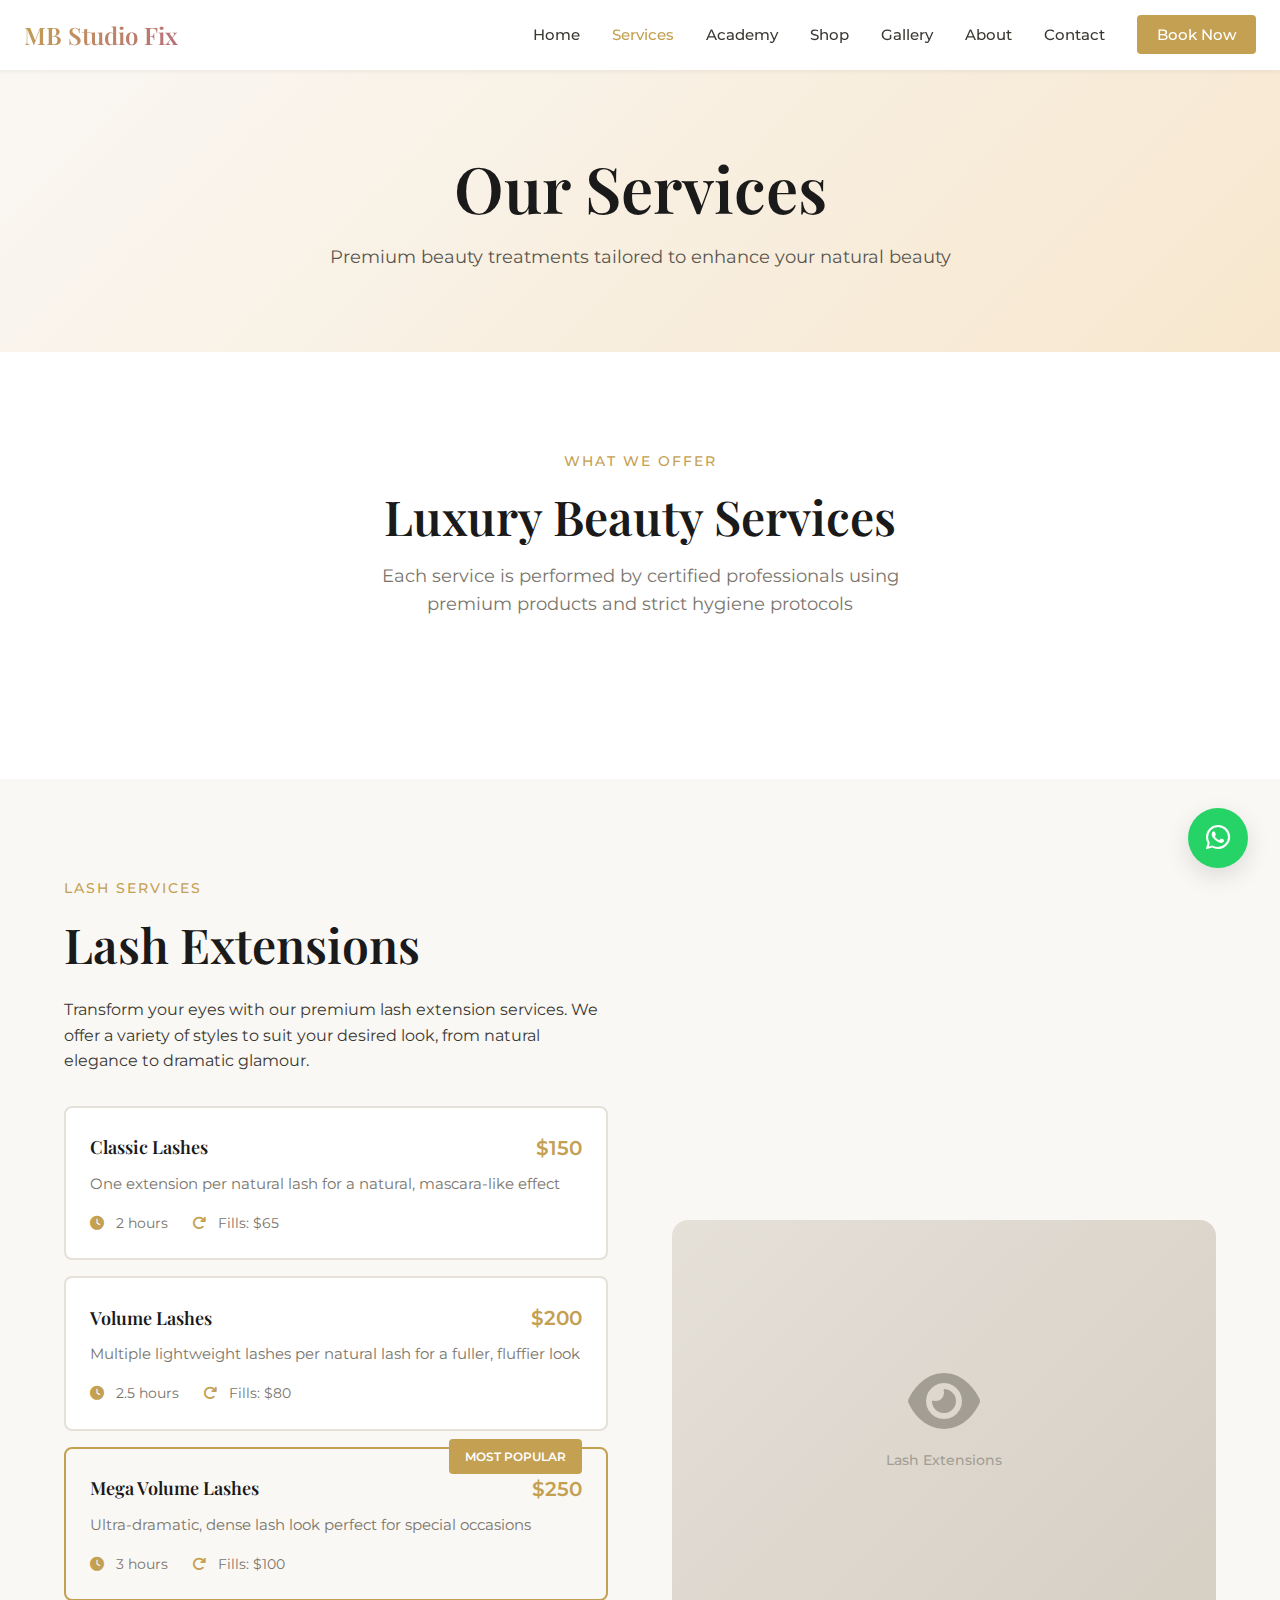
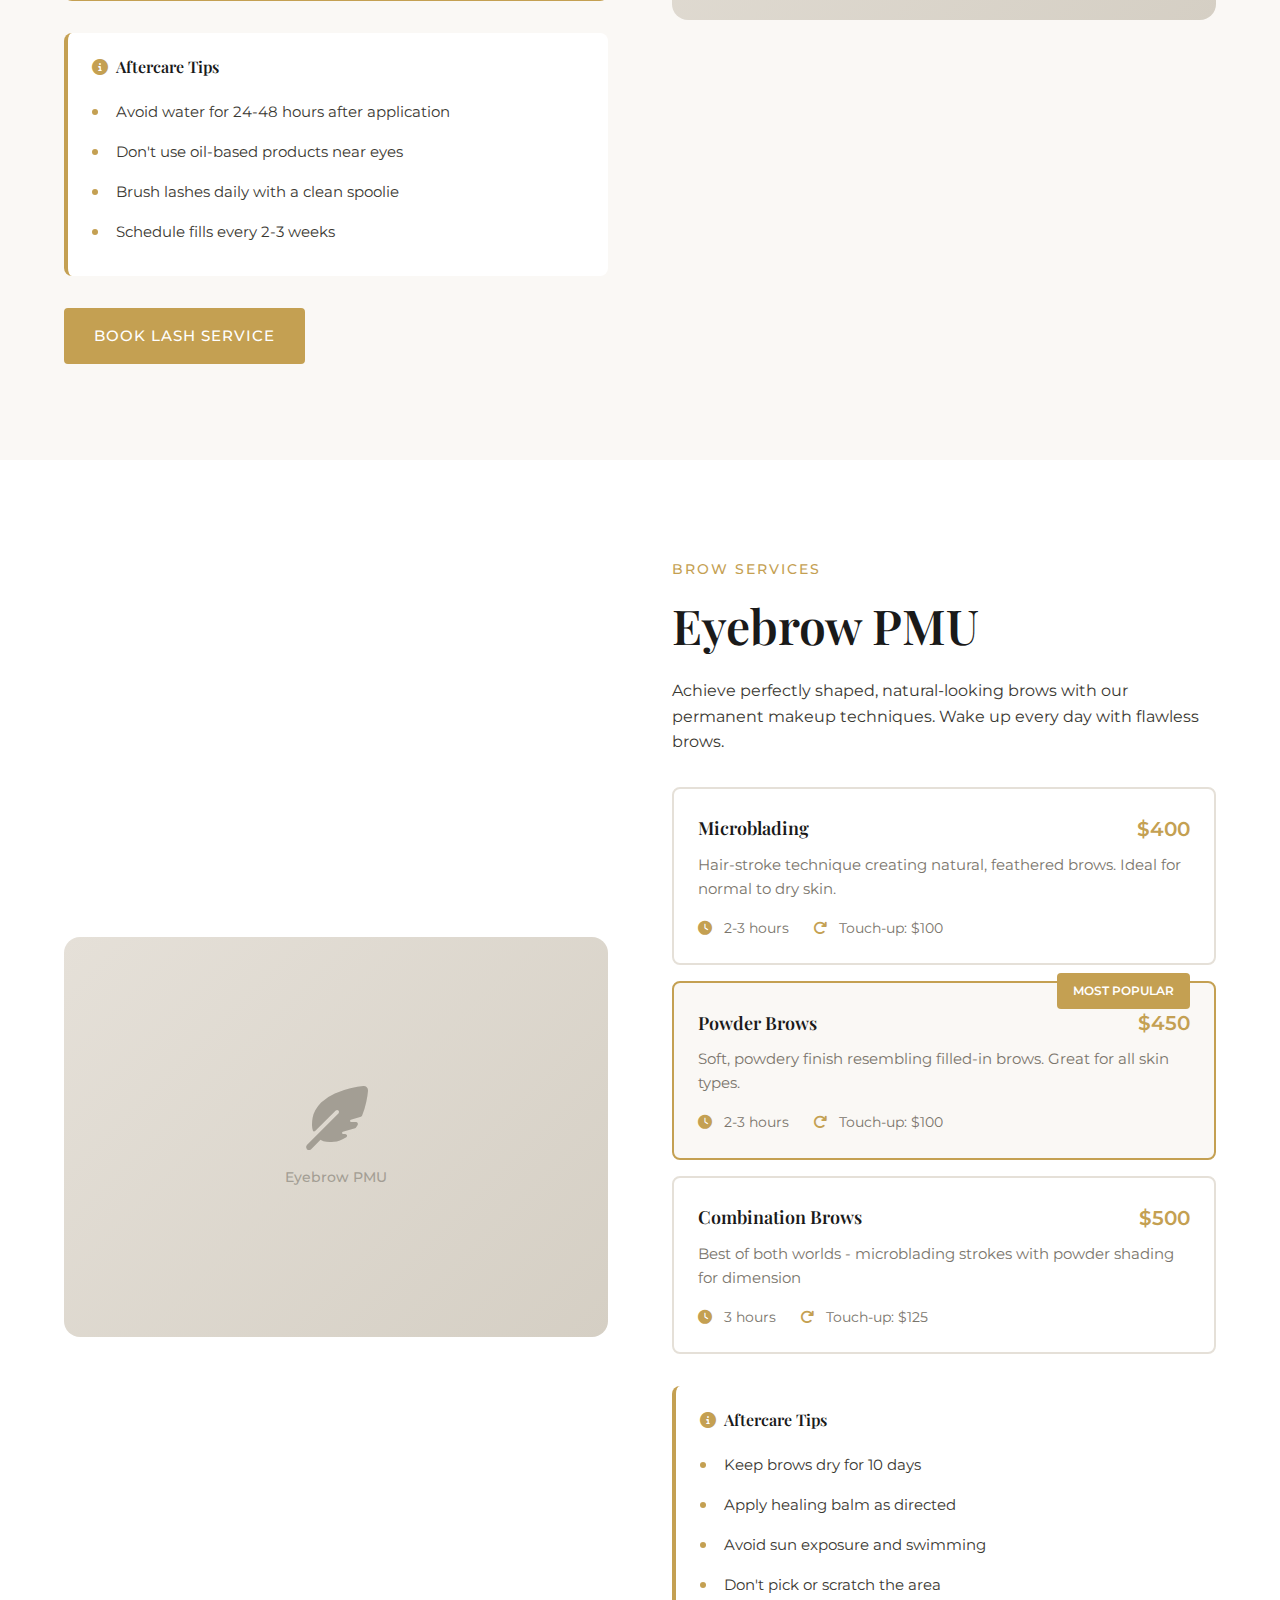
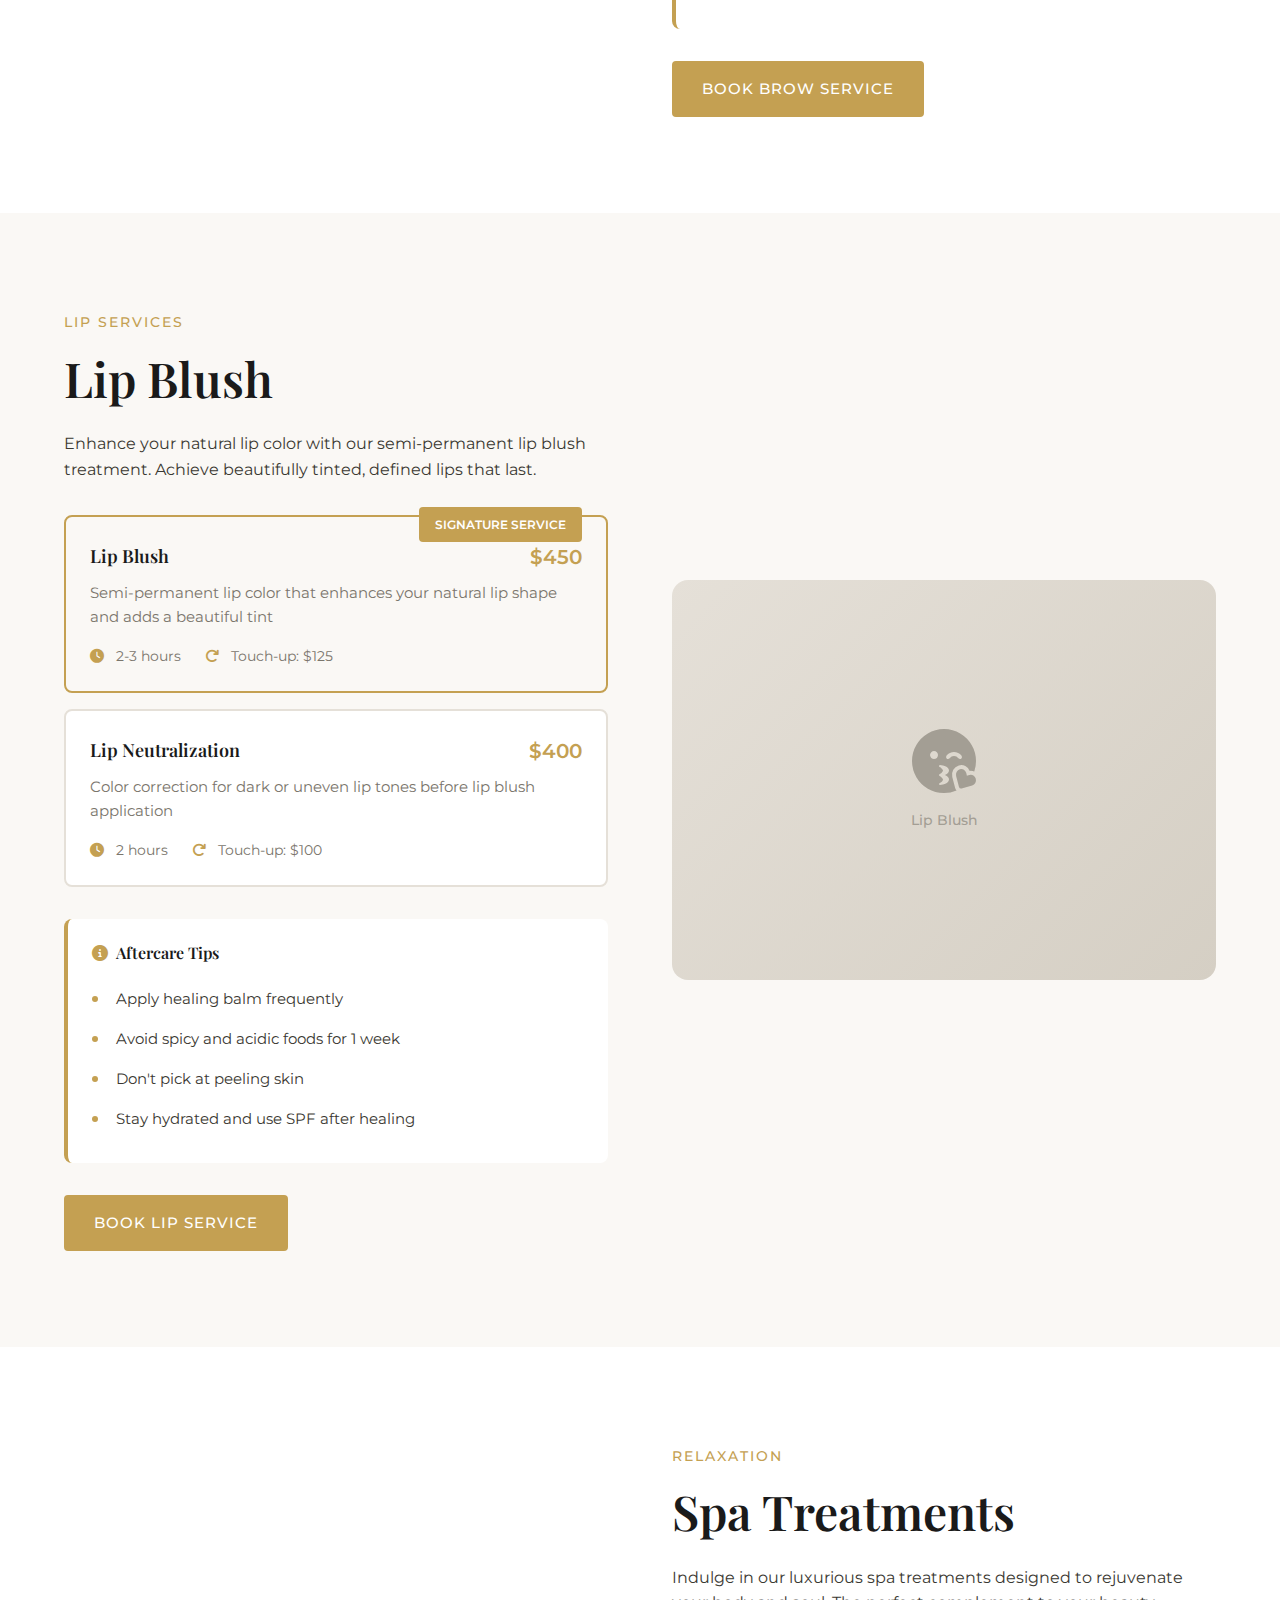
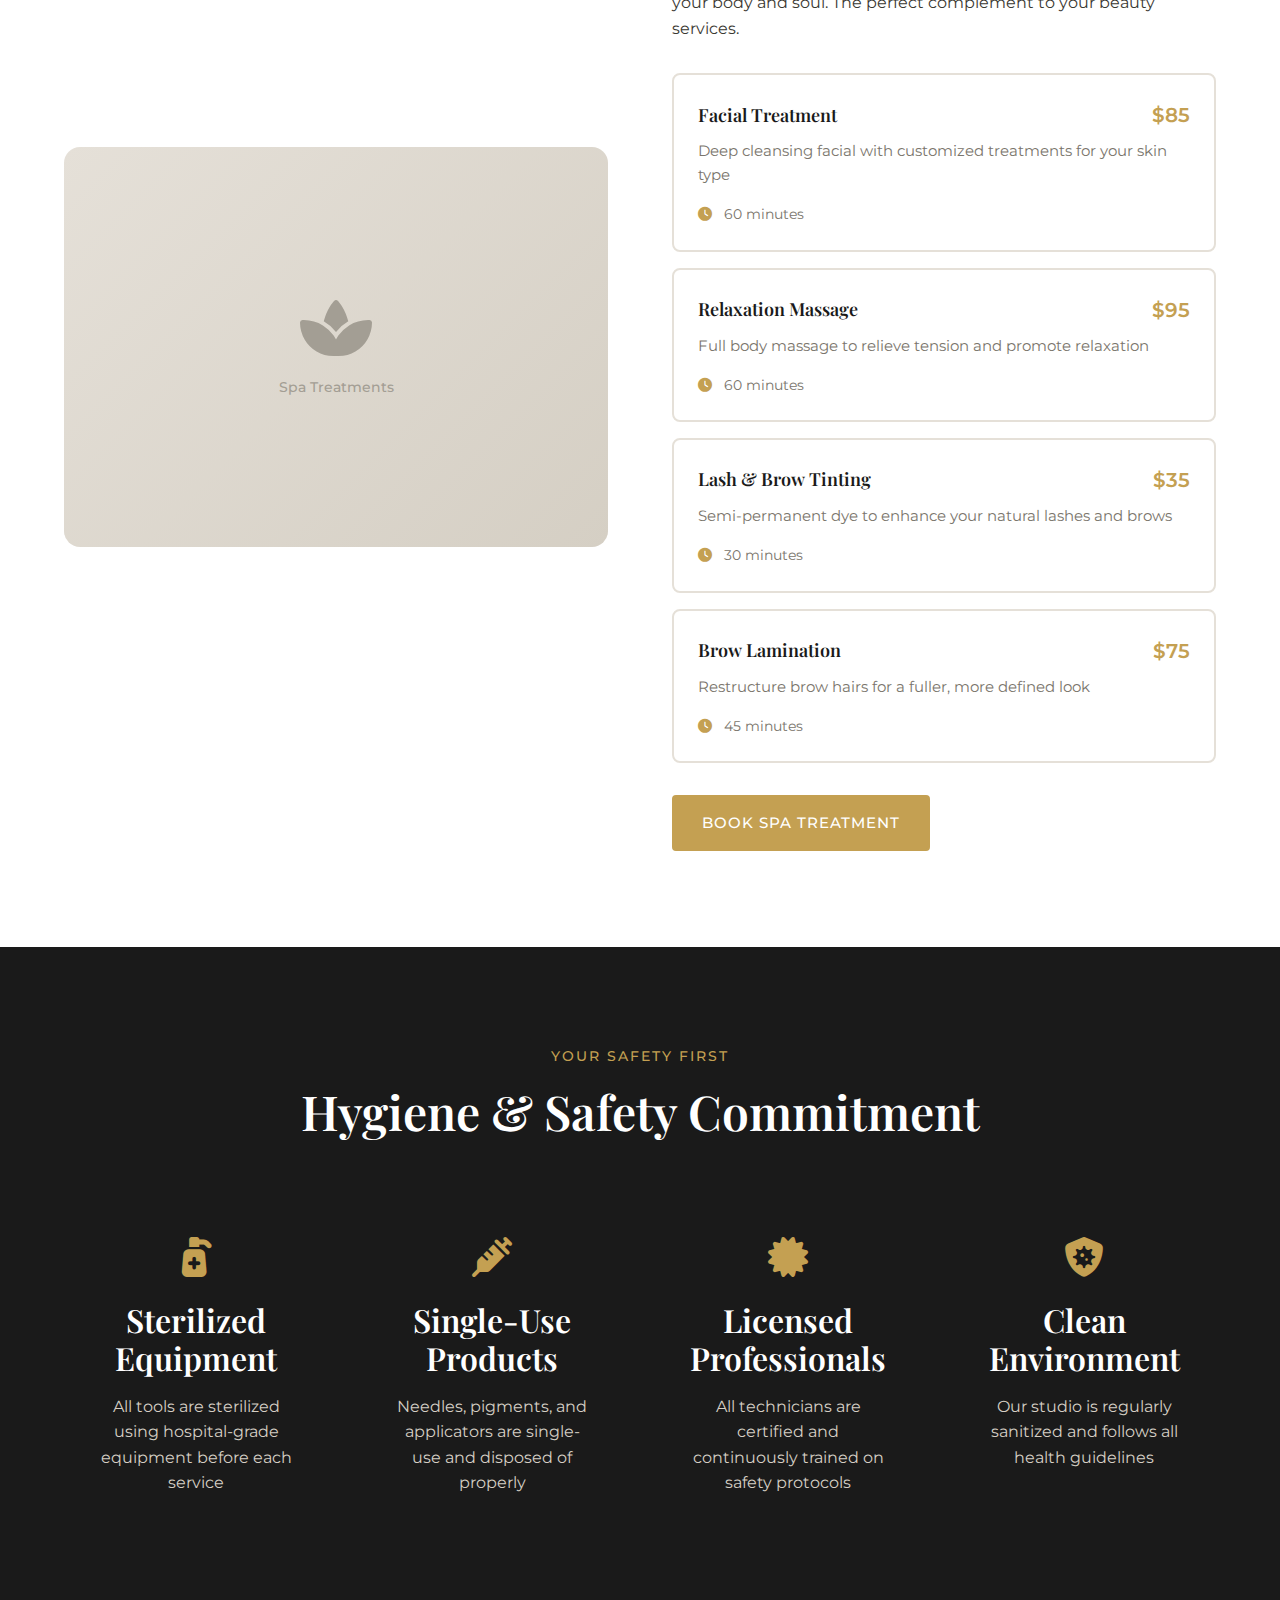
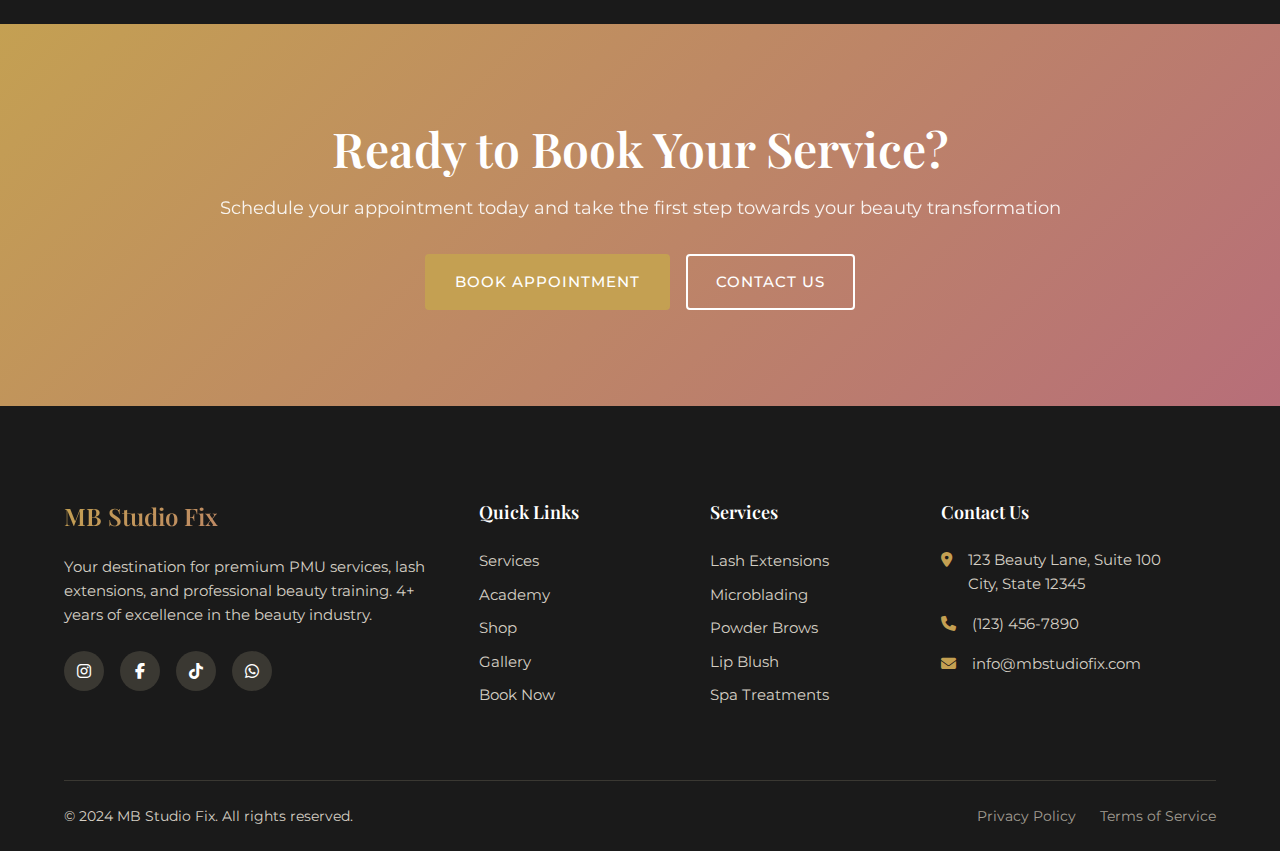
<file: services.html>
<!DOCTYPE html>
<html lang="en">
<head>
    <meta charset="UTF-8">
    <meta name="viewport" content="width=device-width, initial-scale=1.0">
    <meta name="description" content="MB Studio Fix Services - Premium lash extensions, microblading, powder brows, lip blush, and spa treatments. View our full service menu and pricing.">
    <title>Services | MB Studio Fix - PMU & Beauty Services</title>
    <link rel="stylesheet" href="css/styles.css">
    <link rel="preconnect" href="https://fonts.googleapis.com">
    <link rel="preconnect" href="https://fonts.gstatic.com" crossorigin>
    <link href="https://fonts.googleapis.com/css2?family=Playfair+Display:wght@400;500;600;700&family=Montserrat:wght@300;400;500;600&display=swap" rel="stylesheet">
    <link rel="stylesheet" href="https://cdnjs.cloudflare.com/ajax/libs/font-awesome/6.4.0/css/all.min.css">
</head>
<body>
    <!-- Navigation -->
    <nav class="navbar">
        <div class="nav-container">
            <a href="index.html" class="logo">
                <span class="logo-text">MB Studio Fix</span>
            </a>
            <button class="nav-toggle" aria-label="Toggle navigation">
                <span class="hamburger"></span>
            </button>
            <ul class="nav-menu">
                <li><a href="index.html" class="nav-link">Home</a></li>
                <li><a href="services.html" class="nav-link active">Services</a></li>
                <li><a href="courses.html" class="nav-link">Academy</a></li>
                <li><a href="shop.html" class="nav-link">Shop</a></li>
                <li><a href="gallery.html" class="nav-link">Gallery</a></li>
                <li><a href="about.html" class="nav-link">About</a></li>
                <li><a href="contact.html" class="nav-link">Contact</a></li>
                <li><a href="booking.html" class="nav-link btn-nav">Book Now</a></li>
            </ul>
        </div>
    </nav>

    <!-- Page Header -->
    <section class="page-header">
        <div class="page-header-overlay"></div>
        <div class="container">
            <h1>Our Services</h1>
            <p>Premium beauty treatments tailored to enhance your natural beauty</p>
        </div>
    </section>

    <!-- Services Introduction -->
    <section class="section">
        <div class="container">
            <div class="section-header">
                <span class="section-tag">What We Offer</span>
                <h2 class="section-title">Luxury Beauty Services</h2>
                <p class="section-subtitle">Each service is performed by certified professionals using premium products and strict hygiene protocols</p>
            </div>
        </div>
    </section>

    <!-- Lash Extensions -->
    <section id="lashes" class="service-detail section section-cream">
        <div class="container">
            <div class="service-detail-grid">
                <div class="service-detail-content">
                    <span class="section-tag">Lash Services</span>
                    <h2 class="section-title">Lash Extensions</h2>
                    <p>Transform your eyes with our premium lash extension services. We offer a variety of styles to suit your desired look, from natural elegance to dramatic glamour.</p>

                    <div class="service-options">
                        <div class="service-option">
                            <div class="option-header">
                                <h3>Classic Lashes</h3>
                                <span class="price">$150</span>
                            </div>
                            <p>One extension per natural lash for a natural, mascara-like effect</p>
                            <div class="service-meta">
                                <span><i class="fas fa-clock"></i> 2 hours</span>
                                <span><i class="fas fa-redo"></i> Fills: $65</span>
                            </div>
                        </div>

                        <div class="service-option">
                            <div class="option-header">
                                <h3>Volume Lashes</h3>
                                <span class="price">$200</span>
                            </div>
                            <p>Multiple lightweight lashes per natural lash for a fuller, fluffier look</p>
                            <div class="service-meta">
                                <span><i class="fas fa-clock"></i> 2.5 hours</span>
                                <span><i class="fas fa-redo"></i> Fills: $80</span>
                            </div>
                        </div>

                        <div class="service-option featured">
                            <div class="popular-badge">Most Popular</div>
                            <div class="option-header">
                                <h3>Mega Volume Lashes</h3>
                                <span class="price">$250</span>
                            </div>
                            <p>Ultra-dramatic, dense lash look perfect for special occasions</p>
                            <div class="service-meta">
                                <span><i class="fas fa-clock"></i> 3 hours</span>
                                <span><i class="fas fa-redo"></i> Fills: $100</span>
                            </div>
                        </div>
                    </div>

                    <div class="aftercare-info">
                        <h4><i class="fas fa-info-circle"></i> Aftercare Tips</h4>
                        <ul>
                            <li>Avoid water for 24-48 hours after application</li>
                            <li>Don't use oil-based products near eyes</li>
                            <li>Brush lashes daily with a clean spoolie</li>
                            <li>Schedule fills every 2-3 weeks</li>
                        </ul>
                    </div>

                    <a href="booking.html" class="btn btn-primary">Book Lash Service</a>
                </div>
                <div class="service-detail-image">
                    <div class="image-placeholder large">
                        <i class="fas fa-eye"></i>
                        <span>Lash Extensions</span>
                    </div>
                </div>
            </div>
        </div>
    </section>

    <!-- Eyebrow PMU -->
    <section id="brows" class="service-detail section">
        <div class="container">
            <div class="service-detail-grid reverse">
                <div class="service-detail-content">
                    <span class="section-tag">Brow Services</span>
                    <h2 class="section-title">Eyebrow PMU</h2>
                    <p>Achieve perfectly shaped, natural-looking brows with our permanent makeup techniques. Wake up every day with flawless brows.</p>

                    <div class="service-options">
                        <div class="service-option">
                            <div class="option-header">
                                <h3>Microblading</h3>
                                <span class="price">$400</span>
                            </div>
                            <p>Hair-stroke technique creating natural, feathered brows. Ideal for normal to dry skin.</p>
                            <div class="service-meta">
                                <span><i class="fas fa-clock"></i> 2-3 hours</span>
                                <span><i class="fas fa-redo"></i> Touch-up: $100</span>
                            </div>
                        </div>

                        <div class="service-option featured">
                            <div class="popular-badge">Most Popular</div>
                            <div class="option-header">
                                <h3>Powder Brows</h3>
                                <span class="price">$450</span>
                            </div>
                            <p>Soft, powdery finish resembling filled-in brows. Great for all skin types.</p>
                            <div class="service-meta">
                                <span><i class="fas fa-clock"></i> 2-3 hours</span>
                                <span><i class="fas fa-redo"></i> Touch-up: $100</span>
                            </div>
                        </div>

                        <div class="service-option">
                            <div class="option-header">
                                <h3>Combination Brows</h3>
                                <span class="price">$500</span>
                            </div>
                            <p>Best of both worlds - microblading strokes with powder shading for dimension</p>
                            <div class="service-meta">
                                <span><i class="fas fa-clock"></i> 3 hours</span>
                                <span><i class="fas fa-redo"></i> Touch-up: $125</span>
                            </div>
                        </div>
                    </div>

                    <div class="aftercare-info">
                        <h4><i class="fas fa-info-circle"></i> Aftercare Tips</h4>
                        <ul>
                            <li>Keep brows dry for 10 days</li>
                            <li>Apply healing balm as directed</li>
                            <li>Avoid sun exposure and swimming</li>
                            <li>Don't pick or scratch the area</li>
                        </ul>
                    </div>

                    <a href="booking.html" class="btn btn-primary">Book Brow Service</a>
                </div>
                <div class="service-detail-image">
                    <div class="image-placeholder large">
                        <i class="fas fa-feather-alt"></i>
                        <span>Eyebrow PMU</span>
                    </div>
                </div>
            </div>
        </div>
    </section>

    <!-- Lip Blush -->
    <section id="lips" class="service-detail section section-cream">
        <div class="container">
            <div class="service-detail-grid">
                <div class="service-detail-content">
                    <span class="section-tag">Lip Services</span>
                    <h2 class="section-title">Lip Blush</h2>
                    <p>Enhance your natural lip color with our semi-permanent lip blush treatment. Achieve beautifully tinted, defined lips that last.</p>

                    <div class="service-options">
                        <div class="service-option featured">
                            <div class="popular-badge">Signature Service</div>
                            <div class="option-header">
                                <h3>Lip Blush</h3>
                                <span class="price">$450</span>
                            </div>
                            <p>Semi-permanent lip color that enhances your natural lip shape and adds a beautiful tint</p>
                            <div class="service-meta">
                                <span><i class="fas fa-clock"></i> 2-3 hours</span>
                                <span><i class="fas fa-redo"></i> Touch-up: $125</span>
                            </div>
                        </div>

                        <div class="service-option">
                            <div class="option-header">
                                <h3>Lip Neutralization</h3>
                                <span class="price">$400</span>
                            </div>
                            <p>Color correction for dark or uneven lip tones before lip blush application</p>
                            <div class="service-meta">
                                <span><i class="fas fa-clock"></i> 2 hours</span>
                                <span><i class="fas fa-redo"></i> Touch-up: $100</span>
                            </div>
                        </div>
                    </div>

                    <div class="aftercare-info">
                        <h4><i class="fas fa-info-circle"></i> Aftercare Tips</h4>
                        <ul>
                            <li>Apply healing balm frequently</li>
                            <li>Avoid spicy and acidic foods for 1 week</li>
                            <li>Don't pick at peeling skin</li>
                            <li>Stay hydrated and use SPF after healing</li>
                        </ul>
                    </div>

                    <a href="booking.html" class="btn btn-primary">Book Lip Service</a>
                </div>
                <div class="service-detail-image">
                    <div class="image-placeholder large">
                        <i class="fas fa-kiss-wink-heart"></i>
                        <span>Lip Blush</span>
                    </div>
                </div>
            </div>
        </div>
    </section>

    <!-- Spa Treatments -->
    <section id="spa" class="service-detail section">
        <div class="container">
            <div class="service-detail-grid reverse">
                <div class="service-detail-content">
                    <span class="section-tag">Relaxation</span>
                    <h2 class="section-title">Spa Treatments</h2>
                    <p>Indulge in our luxurious spa treatments designed to rejuvenate your body and soul. The perfect complement to your beauty services.</p>

                    <div class="service-options">
                        <div class="service-option">
                            <div class="option-header">
                                <h3>Facial Treatment</h3>
                                <span class="price">$85</span>
                            </div>
                            <p>Deep cleansing facial with customized treatments for your skin type</p>
                            <div class="service-meta">
                                <span><i class="fas fa-clock"></i> 60 minutes</span>
                            </div>
                        </div>

                        <div class="service-option">
                            <div class="option-header">
                                <h3>Relaxation Massage</h3>
                                <span class="price">$95</span>
                            </div>
                            <p>Full body massage to relieve tension and promote relaxation</p>
                            <div class="service-meta">
                                <span><i class="fas fa-clock"></i> 60 minutes</span>
                            </div>
                        </div>

                        <div class="service-option">
                            <div class="option-header">
                                <h3>Lash & Brow Tinting</h3>
                                <span class="price">$35</span>
                            </div>
                            <p>Semi-permanent dye to enhance your natural lashes and brows</p>
                            <div class="service-meta">
                                <span><i class="fas fa-clock"></i> 30 minutes</span>
                            </div>
                        </div>

                        <div class="service-option">
                            <div class="option-header">
                                <h3>Brow Lamination</h3>
                                <span class="price">$75</span>
                            </div>
                            <p>Restructure brow hairs for a fuller, more defined look</p>
                            <div class="service-meta">
                                <span><i class="fas fa-clock"></i> 45 minutes</span>
                            </div>
                        </div>
                    </div>

                    <a href="booking.html" class="btn btn-primary">Book Spa Treatment</a>
                </div>
                <div class="service-detail-image">
                    <div class="image-placeholder large">
                        <i class="fas fa-spa"></i>
                        <span>Spa Treatments</span>
                    </div>
                </div>
            </div>
        </div>
    </section>

    <!-- Hygiene & Safety -->
    <section class="hygiene-section section section-dark">
        <div class="container">
            <div class="section-header">
                <span class="section-tag">Your Safety First</span>
                <h2 class="section-title">Hygiene &amp; Safety Commitment</h2>
            </div>
            <div class="hygiene-grid">
                <div class="hygiene-card">
                    <i class="fas fa-pump-medical"></i>
                    <h3>Sterilized Equipment</h3>
                    <p>All tools are sterilized using hospital-grade equipment before each service</p>
                </div>
                <div class="hygiene-card">
                    <i class="fas fa-syringe"></i>
                    <h3>Single-Use Products</h3>
                    <p>Needles, pigments, and applicators are single-use and disposed of properly</p>
                </div>
                <div class="hygiene-card">
                    <i class="fas fa-certificate"></i>
                    <h3>Licensed Professionals</h3>
                    <p>All technicians are certified and continuously trained on safety protocols</p>
                </div>
                <div class="hygiene-card">
                    <i class="fas fa-shield-virus"></i>
                    <h3>Clean Environment</h3>
                    <p>Our studio is regularly sanitized and follows all health guidelines</p>
                </div>
            </div>
        </div>
    </section>

    <!-- CTA Section -->
    <section class="cta-section">
        <div class="container">
            <div class="cta-content">
                <h2>Ready to Book Your Service?</h2>
                <p>Schedule your appointment today and take the first step towards your beauty transformation</p>
                <div class="cta-buttons">
                    <a href="booking.html" class="btn btn-primary">Book Appointment</a>
                    <a href="contact.html" class="btn btn-outline-light">Contact Us</a>
                </div>
            </div>
        </div>
    </section>

    <!-- Footer -->
    <footer class="footer">
        <div class="container">
            <div class="footer-grid">
                <div class="footer-brand">
                    <h3 class="logo-text">MB Studio Fix</h3>
                    <p>Your destination for premium PMU services, lash extensions, and professional beauty training. 4+ years of excellence in the beauty industry.</p>
                    <div class="social-links">
                        <a href="#" aria-label="Instagram"><i class="fab fa-instagram"></i></a>
                        <a href="#" aria-label="Facebook"><i class="fab fa-facebook-f"></i></a>
                        <a href="#" aria-label="TikTok"><i class="fab fa-tiktok"></i></a>
                        <a href="#" aria-label="WhatsApp"><i class="fab fa-whatsapp"></i></a>
                    </div>
                </div>
                <div class="footer-links">
                    <h4>Quick Links</h4>
                    <ul>
                        <li><a href="services.html">Services</a></li>
                        <li><a href="courses.html">Academy</a></li>
                        <li><a href="shop.html">Shop</a></li>
                        <li><a href="gallery.html">Gallery</a></li>
                        <li><a href="booking.html">Book Now</a></li>
                    </ul>
                </div>
                <div class="footer-links">
                    <h4>Services</h4>
                    <ul>
                        <li><a href="services.html#lashes">Lash Extensions</a></li>
                        <li><a href="services.html#brows">Microblading</a></li>
                        <li><a href="services.html#brows">Powder Brows</a></li>
                        <li><a href="services.html#lips">Lip Blush</a></li>
                        <li><a href="services.html#spa">Spa Treatments</a></li>
                    </ul>
                </div>
                <div class="footer-contact">
                    <h4>Contact Us</h4>
                    <ul>
                        <li>
                            <i class="fas fa-map-marker-alt"></i>
                            <span>123 Beauty Lane, Suite 100<br>City, State 12345</span>
                        </li>
                        <li>
                            <i class="fas fa-phone"></i>
                            <a href="tel:+1234567890">(123) 456-7890</a>
                        </li>
                        <li>
                            <i class="fas fa-envelope"></i>
                            <a href="mailto:info@mbstudiofix.com">info@mbstudiofix.com</a>
                        </li>
                    </ul>
                </div>
            </div>
            <div class="footer-bottom">
                <p>&copy; 2024 MB Studio Fix. All rights reserved.</p>
                <div class="footer-bottom-links">
                    <a href="#">Privacy Policy</a>
                    <a href="#">Terms of Service</a>
                </div>
            </div>
        </div>
    </footer>

    <!-- WhatsApp Float Button -->
    <a href="https://wa.me/1234567890" class="whatsapp-float" aria-label="Chat on WhatsApp">
        <i class="fab fa-whatsapp"></i>
    </a>

    <script src="js/main.js"></script>
</body>
</html>
</file>
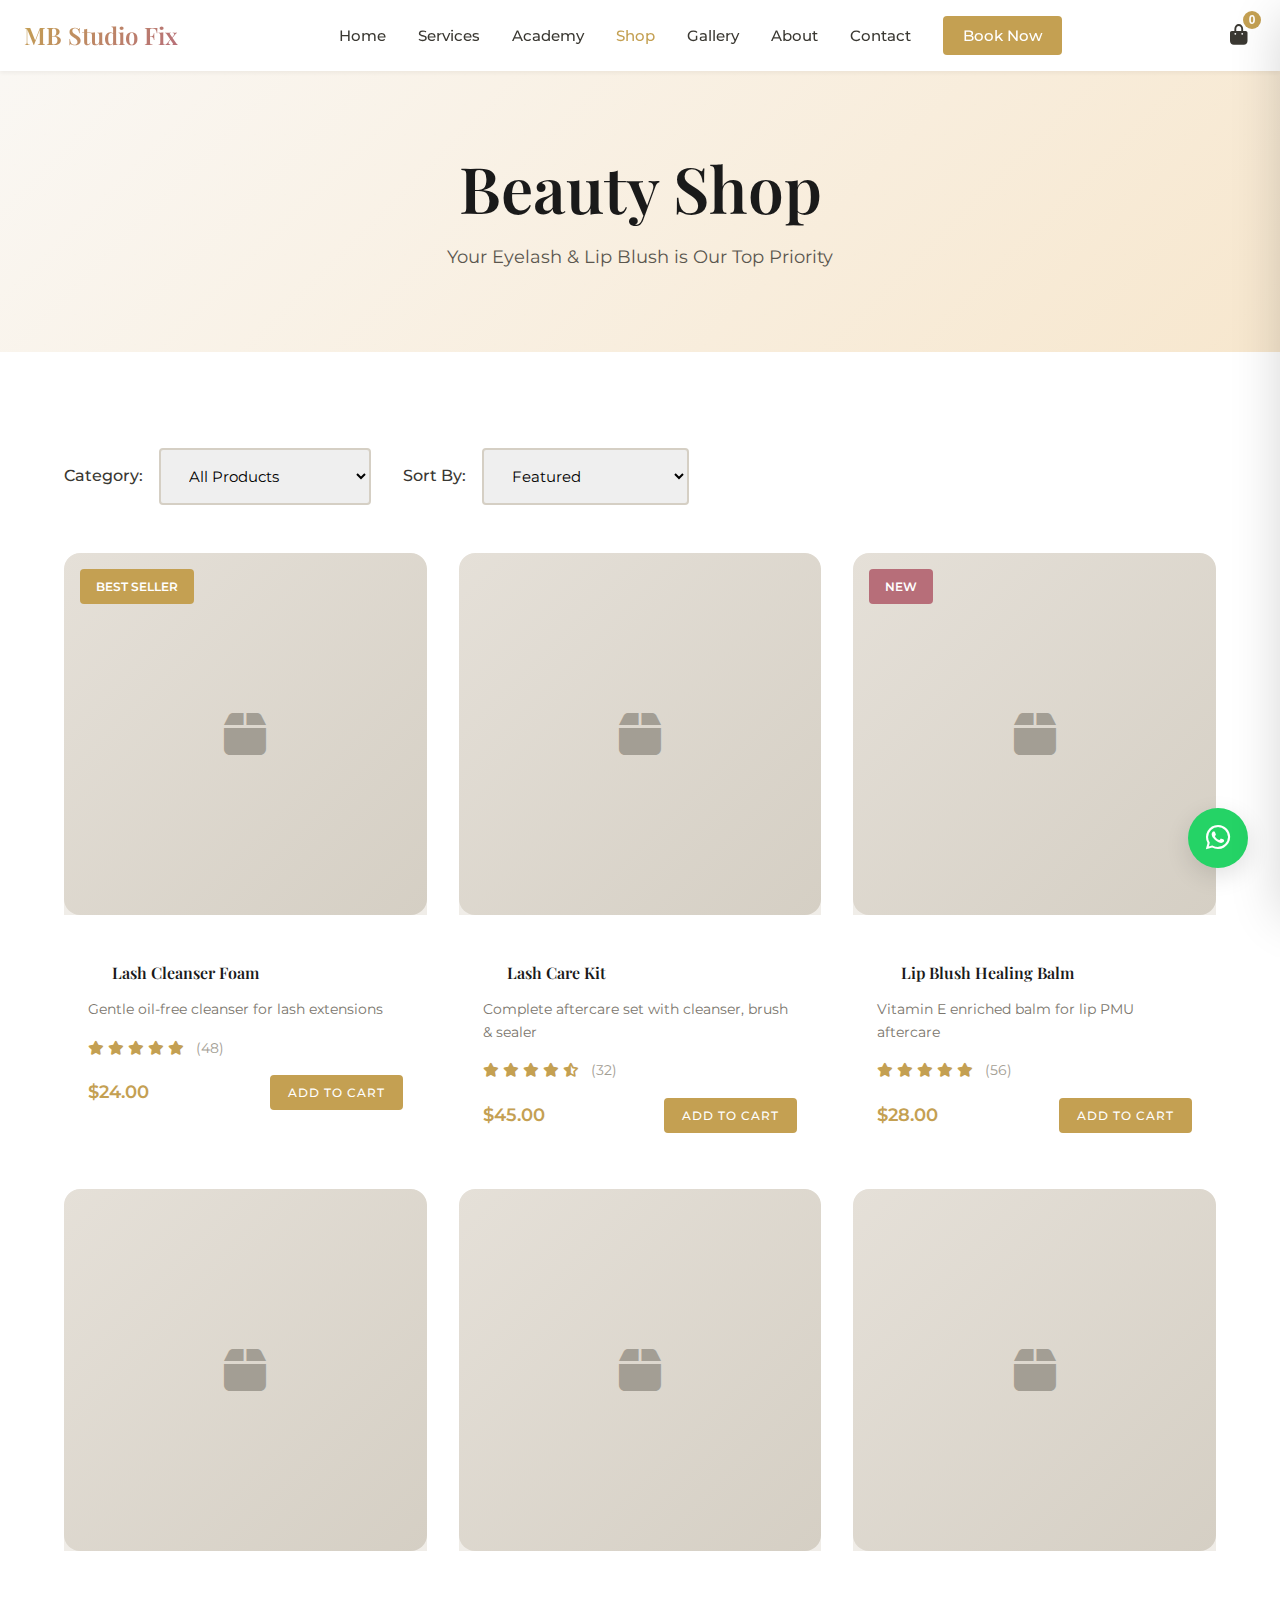
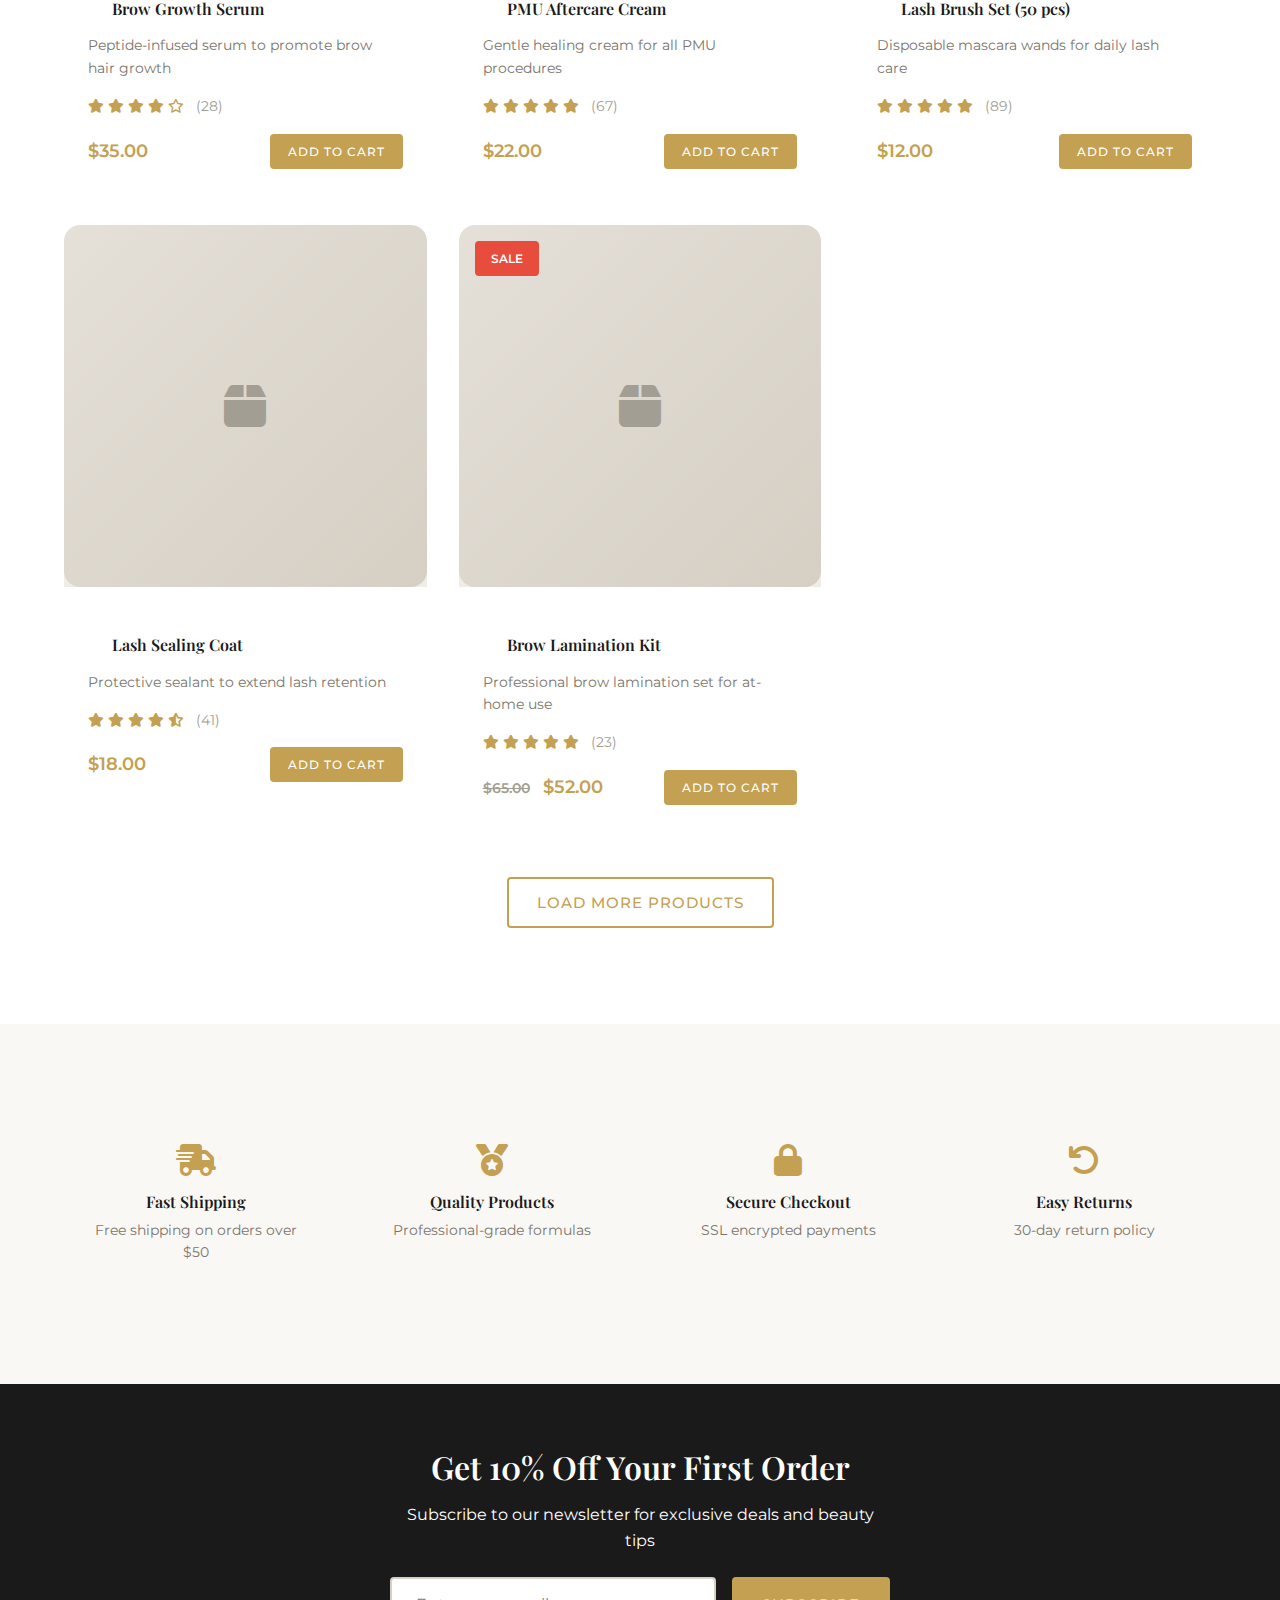
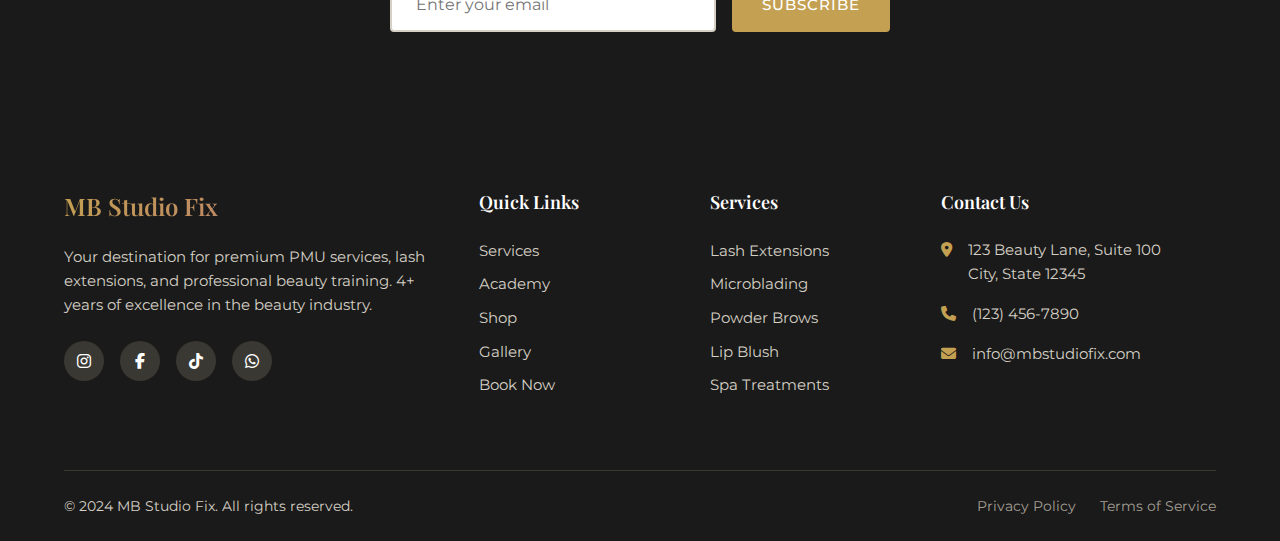
<file: shop.html>
<!DOCTYPE html>
<html lang="en">
<head>
    <meta charset="UTF-8">
    <meta name="viewport" content="width=device-width, initial-scale=1.0">
    <meta name="description" content="MB Studio Fix Shop - Professional eyelash and lip blush products. Quality aftercare and beauty supplies for professionals and clients.">
    <title>Shop | MB Studio Fix - Beauty Products</title>
    <link rel="stylesheet" href="css/styles.css">
    <link rel="preconnect" href="https://fonts.googleapis.com">
    <link rel="preconnect" href="https://fonts.gstatic.com" crossorigin>
    <link href="https://fonts.googleapis.com/css2?family=Playfair+Display:wght@400;500;600;700&family=Montserrat:wght@300;400;500;600&display=swap" rel="stylesheet">
    <link rel="stylesheet" href="https://cdnjs.cloudflare.com/ajax/libs/font-awesome/6.4.0/css/all.min.css">
</head>
<body>
    <!-- Navigation -->
    <nav class="navbar">
        <div class="nav-container">
            <a href="index.html" class="logo">
                <span class="logo-text">MB Studio Fix</span>
            </a>
            <button class="nav-toggle" aria-label="Toggle navigation">
                <span class="hamburger"></span>
            </button>
            <ul class="nav-menu">
                <li><a href="index.html" class="nav-link">Home</a></li>
                <li><a href="services.html" class="nav-link">Services</a></li>
                <li><a href="courses.html" class="nav-link">Academy</a></li>
                <li><a href="shop.html" class="nav-link active">Shop</a></li>
                <li><a href="gallery.html" class="nav-link">Gallery</a></li>
                <li><a href="about.html" class="nav-link">About</a></li>
                <li><a href="contact.html" class="nav-link">Contact</a></li>
                <li><a href="booking.html" class="nav-link btn-nav">Book Now</a></li>
            </ul>
            <button class="cart-btn" aria-label="Shopping cart">
                <i class="fas fa-shopping-bag"></i>
                <span class="cart-count">0</span>
            </button>
        </div>
    </nav>

    <!-- Page Header -->
    <section class="page-header shop-header">
        <div class="page-header-overlay"></div>
        <div class="container">
            <h1>Beauty Shop</h1>
            <p>Your Eyelash &amp; Lip Blush is Our Top Priority</p>
        </div>
    </section>

    <!-- Shop Section -->
    <section class="shop-section section">
        <div class="container">
            <!-- Shop Filters -->
            <div class="shop-filters">
                <div class="filter-group">
                    <label>Category:</label>
                    <select id="category-filter">
                        <option value="all">All Products</option>
                        <option value="lash">Lash Products</option>
                        <option value="brow">Brow Products</option>
                        <option value="lip">Lip Products</option>
                        <option value="aftercare">Aftercare</option>
                        <option value="tools">Tools & Accessories</option>
                    </select>
                </div>
                <div class="filter-group">
                    <label>Sort By:</label>
                    <select id="sort-filter">
                        <option value="featured">Featured</option>
                        <option value="price-low">Price: Low to High</option>
                        <option value="price-high">Price: High to Low</option>
                        <option value="newest">Newest</option>
                    </select>
                </div>
            </div>

            <!-- Products Grid -->
            <div class="products-grid">
                <!-- Product 1 -->
                <div class="product-card" data-category="lash">
                    <div class="product-image">
                        <div class="image-placeholder">
                            <i class="fas fa-box"></i>
                        </div>
                        <span class="product-badge">Best Seller</span>
                        <div class="product-actions">
                            <button class="quick-view" aria-label="Quick view"><i class="fas fa-eye"></i></button>
                            <button class="add-wishlist" aria-label="Add to wishlist"><i class="fas fa-heart"></i></button>
                        </div>
                    </div>
                    <div class="product-info">
                        <h3>Lash Cleanser Foam</h3>
                        <p class="product-description">Gentle oil-free cleanser for lash extensions</p>
                        <div class="product-rating">
                            <i class="fas fa-star"></i>
                            <i class="fas fa-star"></i>
                            <i class="fas fa-star"></i>
                            <i class="fas fa-star"></i>
                            <i class="fas fa-star"></i>
                            <span>(48)</span>
                        </div>
                        <div class="product-footer">
                            <span class="product-price">$24.00</span>
                            <button class="btn btn-primary add-to-cart">Add to Cart</button>
                        </div>
                    </div>
                </div>

                <!-- Product 2 -->
                <div class="product-card" data-category="lash">
                    <div class="product-image">
                        <div class="image-placeholder">
                            <i class="fas fa-box"></i>
                        </div>
                        <div class="product-actions">
                            <button class="quick-view" aria-label="Quick view"><i class="fas fa-eye"></i></button>
                            <button class="add-wishlist" aria-label="Add to wishlist"><i class="fas fa-heart"></i></button>
                        </div>
                    </div>
                    <div class="product-info">
                        <h3>Lash Care Kit</h3>
                        <p class="product-description">Complete aftercare set with cleanser, brush & sealer</p>
                        <div class="product-rating">
                            <i class="fas fa-star"></i>
                            <i class="fas fa-star"></i>
                            <i class="fas fa-star"></i>
                            <i class="fas fa-star"></i>
                            <i class="fas fa-star-half-alt"></i>
                            <span>(32)</span>
                        </div>
                        <div class="product-footer">
                            <span class="product-price">$45.00</span>
                            <button class="btn btn-primary add-to-cart">Add to Cart</button>
                        </div>
                    </div>
                </div>

                <!-- Product 3 -->
                <div class="product-card" data-category="lip">
                    <div class="product-image">
                        <div class="image-placeholder">
                            <i class="fas fa-box"></i>
                        </div>
                        <span class="product-badge new">New</span>
                        <div class="product-actions">
                            <button class="quick-view" aria-label="Quick view"><i class="fas fa-eye"></i></button>
                            <button class="add-wishlist" aria-label="Add to wishlist"><i class="fas fa-heart"></i></button>
                        </div>
                    </div>
                    <div class="product-info">
                        <h3>Lip Blush Healing Balm</h3>
                        <p class="product-description">Vitamin E enriched balm for lip PMU aftercare</p>
                        <div class="product-rating">
                            <i class="fas fa-star"></i>
                            <i class="fas fa-star"></i>
                            <i class="fas fa-star"></i>
                            <i class="fas fa-star"></i>
                            <i class="fas fa-star"></i>
                            <span>(56)</span>
                        </div>
                        <div class="product-footer">
                            <span class="product-price">$28.00</span>
                            <button class="btn btn-primary add-to-cart">Add to Cart</button>
                        </div>
                    </div>
                </div>

                <!-- Product 4 -->
                <div class="product-card" data-category="brow">
                    <div class="product-image">
                        <div class="image-placeholder">
                            <i class="fas fa-box"></i>
                        </div>
                        <div class="product-actions">
                            <button class="quick-view" aria-label="Quick view"><i class="fas fa-eye"></i></button>
                            <button class="add-wishlist" aria-label="Add to wishlist"><i class="fas fa-heart"></i></button>
                        </div>
                    </div>
                    <div class="product-info">
                        <h3>Brow Growth Serum</h3>
                        <p class="product-description">Peptide-infused serum to promote brow hair growth</p>
                        <div class="product-rating">
                            <i class="fas fa-star"></i>
                            <i class="fas fa-star"></i>
                            <i class="fas fa-star"></i>
                            <i class="fas fa-star"></i>
                            <i class="far fa-star"></i>
                            <span>(28)</span>
                        </div>
                        <div class="product-footer">
                            <span class="product-price">$35.00</span>
                            <button class="btn btn-primary add-to-cart">Add to Cart</button>
                        </div>
                    </div>
                </div>

                <!-- Product 5 -->
                <div class="product-card" data-category="aftercare">
                    <div class="product-image">
                        <div class="image-placeholder">
                            <i class="fas fa-box"></i>
                        </div>
                        <div class="product-actions">
                            <button class="quick-view" aria-label="Quick view"><i class="fas fa-eye"></i></button>
                            <button class="add-wishlist" aria-label="Add to wishlist"><i class="fas fa-heart"></i></button>
                        </div>
                    </div>
                    <div class="product-info">
                        <h3>PMU Aftercare Cream</h3>
                        <p class="product-description">Gentle healing cream for all PMU procedures</p>
                        <div class="product-rating">
                            <i class="fas fa-star"></i>
                            <i class="fas fa-star"></i>
                            <i class="fas fa-star"></i>
                            <i class="fas fa-star"></i>
                            <i class="fas fa-star"></i>
                            <span>(67)</span>
                        </div>
                        <div class="product-footer">
                            <span class="product-price">$22.00</span>
                            <button class="btn btn-primary add-to-cart">Add to Cart</button>
                        </div>
                    </div>
                </div>

                <!-- Product 6 -->
                <div class="product-card" data-category="tools">
                    <div class="product-image">
                        <div class="image-placeholder">
                            <i class="fas fa-box"></i>
                        </div>
                        <div class="product-actions">
                            <button class="quick-view" aria-label="Quick view"><i class="fas fa-eye"></i></button>
                            <button class="add-wishlist" aria-label="Add to wishlist"><i class="fas fa-heart"></i></button>
                        </div>
                    </div>
                    <div class="product-info">
                        <h3>Lash Brush Set (50 pcs)</h3>
                        <p class="product-description">Disposable mascara wands for daily lash care</p>
                        <div class="product-rating">
                            <i class="fas fa-star"></i>
                            <i class="fas fa-star"></i>
                            <i class="fas fa-star"></i>
                            <i class="fas fa-star"></i>
                            <i class="fas fa-star"></i>
                            <span>(89)</span>
                        </div>
                        <div class="product-footer">
                            <span class="product-price">$12.00</span>
                            <button class="btn btn-primary add-to-cart">Add to Cart</button>
                        </div>
                    </div>
                </div>

                <!-- Product 7 -->
                <div class="product-card" data-category="lash">
                    <div class="product-image">
                        <div class="image-placeholder">
                            <i class="fas fa-box"></i>
                        </div>
                        <div class="product-actions">
                            <button class="quick-view" aria-label="Quick view"><i class="fas fa-eye"></i></button>
                            <button class="add-wishlist" aria-label="Add to wishlist"><i class="fas fa-heart"></i></button>
                        </div>
                    </div>
                    <div class="product-info">
                        <h3>Lash Sealing Coat</h3>
                        <p class="product-description">Protective sealant to extend lash retention</p>
                        <div class="product-rating">
                            <i class="fas fa-star"></i>
                            <i class="fas fa-star"></i>
                            <i class="fas fa-star"></i>
                            <i class="fas fa-star"></i>
                            <i class="fas fa-star-half-alt"></i>
                            <span>(41)</span>
                        </div>
                        <div class="product-footer">
                            <span class="product-price">$18.00</span>
                            <button class="btn btn-primary add-to-cart">Add to Cart</button>
                        </div>
                    </div>
                </div>

                <!-- Product 8 -->
                <div class="product-card" data-category="brow">
                    <div class="product-image">
                        <div class="image-placeholder">
                            <i class="fas fa-box"></i>
                        </div>
                        <span class="product-badge sale">Sale</span>
                        <div class="product-actions">
                            <button class="quick-view" aria-label="Quick view"><i class="fas fa-eye"></i></button>
                            <button class="add-wishlist" aria-label="Add to wishlist"><i class="fas fa-heart"></i></button>
                        </div>
                    </div>
                    <div class="product-info">
                        <h3>Brow Lamination Kit</h3>
                        <p class="product-description">Professional brow lamination set for at-home use</p>
                        <div class="product-rating">
                            <i class="fas fa-star"></i>
                            <i class="fas fa-star"></i>
                            <i class="fas fa-star"></i>
                            <i class="fas fa-star"></i>
                            <i class="fas fa-star"></i>
                            <span>(23)</span>
                        </div>
                        <div class="product-footer">
                            <span class="product-price"><del>$65.00</del> $52.00</span>
                            <button class="btn btn-primary add-to-cart">Add to Cart</button>
                        </div>
                    </div>
                </div>
            </div>

            <!-- Load More -->
            <div class="text-center load-more">
                <button class="btn btn-outline">Load More Products</button>
            </div>
        </div>
    </section>

    <!-- Shopping Cart Sidebar -->
    <div class="cart-sidebar">
        <div class="cart-header">
            <h3>Shopping Cart</h3>
            <button class="close-cart" aria-label="Close cart">
                <i class="fas fa-times"></i>
            </button>
        </div>
        <div class="cart-items">
            <p class="empty-cart">Your cart is empty</p>
        </div>
        <div class="cart-footer">
            <div class="cart-total">
                <span>Total:</span>
                <span class="total-amount">$0.00</span>
            </div>
            <a href="#" class="btn btn-primary btn-block">Checkout</a>
            <a href="#" class="btn btn-outline btn-block">View Cart</a>
        </div>
    </div>
    <div class="cart-overlay"></div>

    <!-- Why Buy From Us -->
    <section class="shop-benefits section section-cream">
        <div class="container">
            <div class="benefits-grid">
                <div class="benefit-item">
                    <i class="fas fa-shipping-fast"></i>
                    <h3>Fast Shipping</h3>
                    <p>Free shipping on orders over $50</p>
                </div>
                <div class="benefit-item">
                    <i class="fas fa-medal"></i>
                    <h3>Quality Products</h3>
                    <p>Professional-grade formulas</p>
                </div>
                <div class="benefit-item">
                    <i class="fas fa-lock"></i>
                    <h3>Secure Checkout</h3>
                    <p>SSL encrypted payments</p>
                </div>
                <div class="benefit-item">
                    <i class="fas fa-undo"></i>
                    <h3>Easy Returns</h3>
                    <p>30-day return policy</p>
                </div>
            </div>
        </div>
    </section>

    <!-- Newsletter -->
    <section class="newsletter section-dark">
        <div class="container">
            <div class="newsletter-content">
                <h3>Get 10% Off Your First Order</h3>
                <p>Subscribe to our newsletter for exclusive deals and beauty tips</p>
                <form class="newsletter-form">
                    <input type="email" placeholder="Enter your email" required>
                    <button type="submit" class="btn btn-primary">Subscribe</button>
                </form>
            </div>
        </div>
    </section>

    <!-- Footer -->
    <footer class="footer">
        <div class="container">
            <div class="footer-grid">
                <div class="footer-brand">
                    <h3 class="logo-text">MB Studio Fix</h3>
                    <p>Your destination for premium PMU services, lash extensions, and professional beauty training. 4+ years of excellence in the beauty industry.</p>
                    <div class="social-links">
                        <a href="#" aria-label="Instagram"><i class="fab fa-instagram"></i></a>
                        <a href="#" aria-label="Facebook"><i class="fab fa-facebook-f"></i></a>
                        <a href="#" aria-label="TikTok"><i class="fab fa-tiktok"></i></a>
                        <a href="#" aria-label="WhatsApp"><i class="fab fa-whatsapp"></i></a>
                    </div>
                </div>
                <div class="footer-links">
                    <h4>Quick Links</h4>
                    <ul>
                        <li><a href="services.html">Services</a></li>
                        <li><a href="courses.html">Academy</a></li>
                        <li><a href="shop.html">Shop</a></li>
                        <li><a href="gallery.html">Gallery</a></li>
                        <li><a href="booking.html">Book Now</a></li>
                    </ul>
                </div>
                <div class="footer-links">
                    <h4>Services</h4>
                    <ul>
                        <li><a href="services.html#lashes">Lash Extensions</a></li>
                        <li><a href="services.html#brows">Microblading</a></li>
                        <li><a href="services.html#brows">Powder Brows</a></li>
                        <li><a href="services.html#lips">Lip Blush</a></li>
                        <li><a href="services.html#spa">Spa Treatments</a></li>
                    </ul>
                </div>
                <div class="footer-contact">
                    <h4>Contact Us</h4>
                    <ul>
                        <li>
                            <i class="fas fa-map-marker-alt"></i>
                            <span>123 Beauty Lane, Suite 100<br>City, State 12345</span>
                        </li>
                        <li>
                            <i class="fas fa-phone"></i>
                            <a href="tel:+1234567890">(123) 456-7890</a>
                        </li>
                        <li>
                            <i class="fas fa-envelope"></i>
                            <a href="mailto:info@mbstudiofix.com">info@mbstudiofix.com</a>
                        </li>
                    </ul>
                </div>
            </div>
            <div class="footer-bottom">
                <p>&copy; 2024 MB Studio Fix. All rights reserved.</p>
                <div class="footer-bottom-links">
                    <a href="#">Privacy Policy</a>
                    <a href="#">Terms of Service</a>
                </div>
            </div>
        </div>
    </footer>

    <!-- WhatsApp Float Button -->
    <a href="https://wa.me/1234567890" class="whatsapp-float" aria-label="Chat on WhatsApp">
        <i class="fab fa-whatsapp"></i>
    </a>

    <script src="js/main.js"></script>
</body>
</html>
</file>
<file: css/styles.css>
/* ==========================================================================
   MB Studio Fix - Premium Beauty & PMU Website Styles
   ========================================================================== */

/* CSS Custom Properties (Variables) */
:root {
    /* Colors - Luxury Palette */
    --color-primary: #C4A052;
    --color-primary-light: #D4B875;
    --color-primary-dark: #A68A3C;
    --color-secondary: #1A1A1A;
    --color-accent: #E8D5B7;
    --color-rose-gold: #B76E79;
    --color-champagne: #F7E7CE;

    /* Neutrals */
    --color-white: #FFFFFF;
    --color-cream: #FAF8F5;
    --color-light: #F5F3F0;
    --color-gray-100: #F0EDE8;
    --color-gray-200: #E5E0D8;
    --color-gray-300: #D5CFC4;
    --color-gray-400: #A39E94;
    --color-gray-500: #7A756C;
    --color-gray-600: #5A564E;
    --color-gray-700: #3A3832;
    --color-dark: #1A1A1A;
    --color-black: #0D0D0D;

    /* Typography */
    --font-heading: 'Playfair Display', serif;
    --font-body: 'Montserrat', sans-serif;

    /* Spacing */
    --spacing-xs: 0.5rem;
    --spacing-sm: 1rem;
    --spacing-md: 1.5rem;
    --spacing-lg: 2rem;
    --spacing-xl: 3rem;
    --spacing-2xl: 4rem;
    --spacing-3xl: 6rem;

    /* Border Radius */
    --radius-sm: 4px;
    --radius-md: 8px;
    --radius-lg: 16px;
    --radius-xl: 24px;
    --radius-full: 50%;

    /* Shadows */
    --shadow-sm: 0 2px 4px rgba(0, 0, 0, 0.05);
    --shadow-md: 0 4px 12px rgba(0, 0, 0, 0.08);
    --shadow-lg: 0 8px 24px rgba(0, 0, 0, 0.12);
    --shadow-xl: 0 16px 48px rgba(0, 0, 0, 0.16);

    /* Transitions */
    --transition-fast: 0.2s ease;
    --transition-normal: 0.3s ease;
    --transition-slow: 0.5s ease;
}

/* ==========================================================================
   Reset & Base Styles
   ========================================================================== */

*, *::before, *::after {
    box-sizing: border-box;
    margin: 0;
    padding: 0;
}

html {
    font-size: 16px;
    scroll-behavior: smooth;
}

body {
    font-family: var(--font-body);
    font-weight: 400;
    line-height: 1.6;
    color: var(--color-gray-700);
    background-color: var(--color-white);
    -webkit-font-smoothing: antialiased;
    -moz-osx-font-smoothing: grayscale;
}

img {
    max-width: 100%;
    height: auto;
    display: block;
}

a {
    color: var(--color-primary);
    text-decoration: none;
    transition: color var(--transition-fast);
}

a:hover {
    color: var(--color-primary-dark);
}

ul {
    list-style: none;
}

/* ==========================================================================
   Typography
   ========================================================================== */

h1, h2, h3, h4, h5, h6 {
    font-family: var(--font-heading);
    font-weight: 600;
    line-height: 1.2;
    color: var(--color-dark);
}

h1 { font-size: clamp(2.5rem, 5vw, 4rem); }
h2 { font-size: clamp(2rem, 4vw, 3rem); }
h3 { font-size: clamp(1.5rem, 3vw, 2rem); }
h4 { font-size: clamp(1.25rem, 2vw, 1.5rem); }
h5 { font-size: 1.125rem; }
h6 { font-size: 1rem; }

p {
    margin-bottom: var(--spacing-md);
}

/* ==========================================================================
   Layout & Container
   ========================================================================== */

.container {
    width: 100%;
    max-width: 1200px;
    margin: 0 auto;
    padding: 0 var(--spacing-md);
}

.section {
    padding: var(--spacing-3xl) 0;
}

.section-dark {
    background-color: var(--color-dark);
    color: var(--color-white);
}

.section-dark h2, .section-dark h3, .section-dark h4 {
    color: var(--color-white);
}

.section-cream {
    background-color: var(--color-cream);
}

.text-center {
    text-align: center;
}

/* Section Headers */
.section-header {
    text-align: center;
    margin-bottom: var(--spacing-2xl);
}

.section-tag {
    display: inline-block;
    font-size: 0.875rem;
    font-weight: 500;
    text-transform: uppercase;
    letter-spacing: 2px;
    color: var(--color-primary);
    margin-bottom: var(--spacing-sm);
}

.section-title {
    margin-bottom: var(--spacing-sm);
}

.section-subtitle {
    font-size: 1.125rem;
    color: var(--color-gray-500);
    max-width: 600px;
    margin: 0 auto;
}

/* ==========================================================================
   Buttons
   ========================================================================== */

.btn {
    display: inline-flex;
    align-items: center;
    justify-content: center;
    gap: var(--spacing-xs);
    padding: 0.875rem 1.75rem;
    font-family: var(--font-body);
    font-size: 0.9375rem;
    font-weight: 500;
    text-transform: uppercase;
    letter-spacing: 1px;
    border: 2px solid transparent;
    border-radius: var(--radius-sm);
    cursor: pointer;
    transition: all var(--transition-normal);
}

.btn-primary {
    background-color: var(--color-primary);
    color: var(--color-white);
    border-color: var(--color-primary);
}

.btn-primary:hover {
    background-color: var(--color-primary-dark);
    border-color: var(--color-primary-dark);
    color: var(--color-white);
    transform: translateY(-2px);
    box-shadow: var(--shadow-md);
}

.btn-secondary {
    background-color: var(--color-white);
    color: var(--color-dark);
    border-color: var(--color-white);
}

.btn-secondary:hover {
    background-color: var(--color-cream);
    border-color: var(--color-cream);
    color: var(--color-dark);
}

.btn-outline {
    background-color: transparent;
    color: var(--color-primary);
    border-color: var(--color-primary);
}

.btn-outline:hover {
    background-color: var(--color-primary);
    color: var(--color-white);
}

.btn-outline-light {
    background-color: transparent;
    color: var(--color-white);
    border-color: var(--color-white);
}

.btn-outline-light:hover {
    background-color: var(--color-white);
    color: var(--color-dark);
}

.btn-large {
    padding: 1rem 2.5rem;
    font-size: 1rem;
}

.btn-block {
    width: 100%;
}

.btn-nav {
    background-color: var(--color-primary);
    color: var(--color-white) !important;
    padding: 0.625rem 1.25rem;
    border-radius: var(--radius-sm);
}

.btn-nav:hover {
    background-color: var(--color-primary-dark);
    color: var(--color-white) !important;
}

/* ==========================================================================
   Navigation
   ========================================================================== */

.navbar {
    position: fixed;
    top: 0;
    left: 0;
    right: 0;
    z-index: 1000;
    background-color: var(--color-white);
    box-shadow: var(--shadow-sm);
    transition: all var(--transition-normal);
}

.nav-container {
    display: flex;
    align-items: center;
    justify-content: space-between;
    max-width: 1400px;
    margin: 0 auto;
    padding: var(--spacing-sm) var(--spacing-md);
}

.logo {
    font-family: var(--font-heading);
    font-size: 1.5rem;
    font-weight: 600;
    color: var(--color-dark);
}

.logo:hover {
    color: var(--color-primary);
}

.logo-text {
    background: linear-gradient(135deg, var(--color-primary), var(--color-rose-gold));
    -webkit-background-clip: text;
    -webkit-text-fill-color: transparent;
    background-clip: text;
}

.nav-menu {
    display: flex;
    align-items: center;
    gap: var(--spacing-lg);
}

.nav-link {
    font-size: 0.9375rem;
    font-weight: 500;
    color: var(--color-gray-700);
    transition: color var(--transition-fast);
}

.nav-link:hover,
.nav-link.active {
    color: var(--color-primary);
}

.nav-toggle {
    display: none;
    flex-direction: column;
    gap: 5px;
    padding: 5px;
    background: none;
    border: none;
    cursor: pointer;
}

.hamburger,
.hamburger::before,
.hamburger::after {
    display: block;
    width: 25px;
    height: 2px;
    background-color: var(--color-dark);
    transition: all var(--transition-fast);
}

.hamburger {
    position: relative;
}

.hamburger::before,
.hamburger::after {
    content: '';
    position: absolute;
}

.hamburger::before {
    top: -8px;
}

.hamburger::after {
    top: 8px;
}

.cart-btn {
    position: relative;
    background: none;
    border: none;
    font-size: 1.25rem;
    color: var(--color-gray-700);
    cursor: pointer;
    padding: var(--spacing-xs);
}

.cart-count {
    position: absolute;
    top: -5px;
    right: -5px;
    width: 18px;
    height: 18px;
    background-color: var(--color-primary);
    color: var(--color-white);
    font-size: 0.75rem;
    font-weight: 600;
    border-radius: var(--radius-full);
    display: flex;
    align-items: center;
    justify-content: center;
}

/* ==========================================================================
   Hero Section
   ========================================================================== */

.hero {
    position: relative;
    min-height: 100vh;
    display: flex;
    align-items: center;
    justify-content: center;
    background: linear-gradient(135deg, var(--color-cream) 0%, var(--color-champagne) 100%);
    padding-top: 80px;
    overflow: hidden;
}

.hero-overlay {
    position: absolute;
    top: 0;
    left: 0;
    right: 0;
    bottom: 0;
    background: url('data:image/svg+xml,<svg xmlns="http://www.w3.org/2000/svg" viewBox="0 0 100 100"><circle cx="50" cy="50" r="1" fill="%23C4A052" opacity="0.1"/></svg>') repeat;
    background-size: 30px 30px;
}

.hero-content {
    position: relative;
    text-align: center;
    max-width: 800px;
    padding: var(--spacing-lg);
}

.trust-badge {
    display: inline-flex;
    align-items: center;
    gap: var(--spacing-xs);
    padding: var(--spacing-xs) var(--spacing-md);
    background-color: var(--color-white);
    border-radius: var(--radius-xl);
    font-size: 0.875rem;
    font-weight: 500;
    color: var(--color-primary);
    margin-bottom: var(--spacing-lg);
    box-shadow: var(--shadow-sm);
}

.trust-badge i {
    color: var(--color-primary);
}

.hero-title {
    font-size: clamp(2.5rem, 6vw, 4.5rem);
    margin-bottom: var(--spacing-md);
    color: var(--color-dark);
}

.hero-title .accent {
    color: var(--color-primary);
}

.hero-subtitle {
    font-size: 1.125rem;
    color: var(--color-gray-600);
    margin-bottom: var(--spacing-xl);
    max-width: 600px;
    margin-left: auto;
    margin-right: auto;
}

.hero-buttons {
    display: flex;
    gap: var(--spacing-sm);
    justify-content: center;
    flex-wrap: wrap;
}

.scroll-indicator {
    position: absolute;
    bottom: var(--spacing-lg);
    left: 50%;
    transform: translateX(-50%);
    display: flex;
    flex-direction: column;
    align-items: center;
    gap: var(--spacing-xs);
    color: var(--color-gray-500);
    font-size: 0.75rem;
    text-transform: uppercase;
    letter-spacing: 2px;
    animation: bounce 2s infinite;
}

@keyframes bounce {
    0%, 20%, 50%, 80%, 100% { transform: translateX(-50%) translateY(0); }
    40% { transform: translateX(-50%) translateY(-10px); }
    60% { transform: translateX(-50%) translateY(-5px); }
}

/* ==========================================================================
   Page Header
   ========================================================================== */

.page-header {
    position: relative;
    padding: 150px 0 80px;
    background: linear-gradient(135deg, var(--color-cream) 0%, var(--color-champagne) 100%);
    text-align: center;
}

.page-header-overlay {
    position: absolute;
    top: 0;
    left: 0;
    right: 0;
    bottom: 0;
    background: url('data:image/svg+xml,<svg xmlns="http://www.w3.org/2000/svg" viewBox="0 0 100 100"><circle cx="50" cy="50" r="1" fill="%23C4A052" opacity="0.1"/></svg>') repeat;
    background-size: 30px 30px;
}

.page-header .container {
    position: relative;
}

.page-header h1 {
    margin-bottom: var(--spacing-sm);
}

.page-header p {
    font-size: 1.125rem;
    color: var(--color-gray-600);
    margin-bottom: 0;
}

/* ==========================================================================
   Services Overview
   ========================================================================== */

.services-grid {
    display: grid;
    grid-template-columns: repeat(auto-fit, minmax(250px, 1fr));
    gap: var(--spacing-lg);
}

.service-card {
    background-color: var(--color-white);
    padding: var(--spacing-xl);
    border-radius: var(--radius-lg);
    text-align: center;
    box-shadow: var(--shadow-md);
    transition: all var(--transition-normal);
}

.service-card:hover {
    transform: translateY(-8px);
    box-shadow: var(--shadow-xl);
}

.service-icon {
    width: 80px;
    height: 80px;
    margin: 0 auto var(--spacing-md);
    background: linear-gradient(135deg, var(--color-primary-light), var(--color-primary));
    border-radius: var(--radius-full);
    display: flex;
    align-items: center;
    justify-content: center;
}

.service-icon i {
    font-size: 2rem;
    color: var(--color-white);
}

.service-card h3 {
    margin-bottom: var(--spacing-sm);
}

.service-card p {
    color: var(--color-gray-500);
    margin-bottom: var(--spacing-md);
}

.service-link {
    font-size: 0.875rem;
    font-weight: 600;
    text-transform: uppercase;
    letter-spacing: 1px;
    color: var(--color-primary);
    display: inline-flex;
    align-items: center;
    gap: var(--spacing-xs);
}

.service-link:hover {
    gap: var(--spacing-sm);
}

/* ==========================================================================
   Gallery Preview
   ========================================================================== */

.gallery-grid {
    display: grid;
    grid-template-columns: repeat(auto-fit, minmax(300px, 1fr));
    gap: var(--spacing-lg);
    margin-bottom: var(--spacing-xl);
}

.gallery-item {
    text-align: center;
}

.before-after-container {
    display: grid;
    grid-template-columns: 1fr 1fr;
    gap: 2px;
    border-radius: var(--radius-lg);
    overflow: hidden;
    margin-bottom: var(--spacing-sm);
}

.before-image,
.after-image {
    position: relative;
    aspect-ratio: 1;
    background-color: var(--color-gray-200);
}

.before-image .label,
.after-image .label {
    position: absolute;
    bottom: var(--spacing-sm);
    left: 50%;
    transform: translateX(-50%);
    padding: var(--spacing-xs) var(--spacing-sm);
    background-color: rgba(0, 0, 0, 0.7);
    color: var(--color-white);
    font-size: 0.75rem;
    font-weight: 500;
    text-transform: uppercase;
    border-radius: var(--radius-sm);
}

.gallery-caption {
    font-weight: 500;
    color: var(--color-white);
}

/* ==========================================================================
   Why Choose Us
   ========================================================================== */

.why-us-grid {
    display: grid;
    grid-template-columns: 1fr 1fr;
    gap: var(--spacing-2xl);
    align-items: center;
}

.why-us-content .section-title {
    margin-bottom: var(--spacing-md);
}

.why-us-content p {
    margin-bottom: var(--spacing-lg);
}

.why-us-list {
    margin-bottom: var(--spacing-xl);
}

.why-us-list li {
    display: flex;
    align-items: center;
    gap: var(--spacing-sm);
    padding: var(--spacing-sm) 0;
}

.why-us-list i {
    color: var(--color-primary);
    font-size: 1.25rem;
}

.why-us-image {
    aspect-ratio: 4/3;
}

/* Image Placeholder */
.image-placeholder {
    width: 100%;
    height: 100%;
    min-height: 200px;
    background: linear-gradient(135deg, var(--color-gray-200) 0%, var(--color-gray-300) 100%);
    border-radius: var(--radius-lg);
    display: flex;
    flex-direction: column;
    align-items: center;
    justify-content: center;
    gap: var(--spacing-sm);
    color: var(--color-gray-400);
}

.image-placeholder i {
    font-size: 3rem;
}

.image-placeholder span {
    font-size: 0.875rem;
    font-weight: 500;
}

.image-placeholder.large {
    min-height: 400px;
}

.image-placeholder.large i {
    font-size: 4rem;
}

/* ==========================================================================
   Testimonials
   ========================================================================== */

.testimonials-slider {
    max-width: 800px;
    margin: 0 auto var(--spacing-lg);
}

.testimonial-card {
    display: none;
    text-align: center;
    padding: var(--spacing-xl);
}

.testimonial-card.active {
    display: block;
    animation: fadeIn 0.5s ease;
}

@keyframes fadeIn {
    from { opacity: 0; transform: translateY(20px); }
    to { opacity: 1; transform: translateY(0); }
}

.quote-icon {
    color: var(--color-primary);
    font-size: 2rem;
    margin-bottom: var(--spacing-md);
}

.testimonial-text {
    font-size: 1.25rem;
    font-style: italic;
    line-height: 1.8;
    margin-bottom: var(--spacing-lg);
}

.testimonial-author {
    display: flex;
    align-items: center;
    justify-content: center;
    gap: var(--spacing-sm);
    margin-bottom: var(--spacing-sm);
}

.author-avatar {
    width: 50px;
    height: 50px;
    background-color: var(--color-gray-200);
    border-radius: var(--radius-full);
    display: flex;
    align-items: center;
    justify-content: center;
    color: var(--color-gray-400);
}

.author-info h4 {
    font-size: 1rem;
    margin-bottom: 0;
}

.author-info span {
    font-size: 0.875rem;
    color: var(--color-gray-500);
}

.testimonial-rating {
    color: var(--color-primary);
}

.testimonial-dots {
    display: flex;
    justify-content: center;
    gap: var(--spacing-sm);
}

.dot {
    width: 10px;
    height: 10px;
    background-color: var(--color-gray-300);
    border-radius: var(--radius-full);
    cursor: pointer;
    transition: background-color var(--transition-fast);
}

.dot.active {
    background-color: var(--color-primary);
}

/* ==========================================================================
   Academy Preview
   ========================================================================== */

.academy-grid {
    display: grid;
    grid-template-columns: 1fr 1fr;
    gap: var(--spacing-2xl);
    align-items: center;
}

.academy-content .section-title {
    margin-bottom: var(--spacing-md);
}

.academy-content > p {
    margin-bottom: var(--spacing-lg);
}

.featured-course {
    background-color: var(--color-cream);
    padding: var(--spacing-lg);
    border-radius: var(--radius-lg);
    margin-bottom: var(--spacing-lg);
    position: relative;
}

.course-badge {
    position: absolute;
    top: -10px;
    right: var(--spacing-md);
    background-color: var(--color-primary);
    color: var(--color-white);
    padding: var(--spacing-xs) var(--spacing-sm);
    border-radius: var(--radius-sm);
    font-size: 0.75rem;
    font-weight: 600;
    text-transform: uppercase;
}

.featured-course h3 {
    margin-bottom: var(--spacing-md);
}

.course-features {
    margin-bottom: 0;
}

.course-features li {
    display: flex;
    align-items: center;
    gap: var(--spacing-sm);
    padding: var(--spacing-xs) 0;
}

.course-features i {
    color: var(--color-primary);
}

/* ==========================================================================
   Shop Preview
   ========================================================================== */

.products-preview {
    display: grid;
    grid-template-columns: repeat(auto-fit, minmax(250px, 1fr));
    gap: var(--spacing-lg);
    margin-bottom: var(--spacing-xl);
}

.product-card {
    background-color: var(--color-white);
    border-radius: var(--radius-lg);
    overflow: hidden;
    transition: all var(--transition-normal);
}

.product-card:hover {
    transform: translateY(-5px);
    box-shadow: var(--shadow-lg);
}

.product-image {
    position: relative;
    aspect-ratio: 1;
    background-color: var(--color-gray-100);
}

.product-card h3 {
    padding: var(--spacing-md) var(--spacing-md) var(--spacing-xs);
    font-size: 1.125rem;
}

.product-price {
    display: block;
    padding: 0 var(--spacing-md) var(--spacing-md);
    font-size: 1.25rem;
    font-weight: 600;
    color: var(--color-primary);
}

/* ==========================================================================
   CTA Section
   ========================================================================== */

.cta-section {
    background: linear-gradient(135deg, var(--color-primary) 0%, var(--color-rose-gold) 100%);
    padding: var(--spacing-3xl) 0;
}

.cta-content {
    text-align: center;
    color: var(--color-white);
}

.cta-content h2 {
    color: var(--color-white);
    margin-bottom: var(--spacing-sm);
}

.cta-content p {
    font-size: 1.125rem;
    margin-bottom: var(--spacing-lg);
    opacity: 0.9;
}

.cta-buttons {
    display: flex;
    gap: var(--spacing-sm);
    justify-content: center;
    flex-wrap: wrap;
}

/* ==========================================================================
   Newsletter
   ========================================================================== */

.newsletter {
    padding: var(--spacing-2xl) 0;
}

.newsletter-content {
    text-align: center;
    max-width: 500px;
    margin: 0 auto;
}

.newsletter-content h3 {
    margin-bottom: var(--spacing-sm);
}

.newsletter-content p {
    margin-bottom: var(--spacing-md);
}

.newsletter-form {
    display: flex;
    gap: var(--spacing-sm);
}

.newsletter-form input {
    flex: 1;
    padding: var(--spacing-sm) var(--spacing-md);
    border: 2px solid var(--color-gray-300);
    border-radius: var(--radius-sm);
    font-family: var(--font-body);
    font-size: 1rem;
}

.newsletter-form input:focus {
    outline: none;
    border-color: var(--color-primary);
}

/* ==========================================================================
   Footer
   ========================================================================== */

.footer {
    background-color: var(--color-dark);
    color: var(--color-gray-300);
    padding: var(--spacing-3xl) 0 0;
}

.footer-grid {
    display: grid;
    grid-template-columns: 2fr 1fr 1fr 1.5fr;
    gap: var(--spacing-xl);
    padding-bottom: var(--spacing-2xl);
    border-bottom: 1px solid var(--color-gray-700);
}

.footer-brand p {
    margin-bottom: var(--spacing-md);
    font-size: 0.9375rem;
}

.footer-brand .logo-text {
    font-family: var(--font-heading);
    font-size: 1.5rem;
    display: block;
    margin-bottom: var(--spacing-md);
}

.social-links {
    display: flex;
    gap: var(--spacing-sm);
}

.social-links a {
    width: 40px;
    height: 40px;
    background-color: var(--color-gray-700);
    border-radius: var(--radius-full);
    display: flex;
    align-items: center;
    justify-content: center;
    color: var(--color-white);
    transition: all var(--transition-fast);
}

.social-links a:hover {
    background-color: var(--color-primary);
}

.social-links.large a {
    width: 50px;
    height: 50px;
    font-size: 1.25rem;
}

.footer-links h4,
.footer-contact h4 {
    color: var(--color-white);
    font-size: 1.125rem;
    margin-bottom: var(--spacing-md);
}

.footer-links ul li {
    margin-bottom: var(--spacing-xs);
}

.footer-links a {
    color: var(--color-gray-300);
    font-size: 0.9375rem;
}

.footer-links a:hover {
    color: var(--color-primary);
}

.footer-contact ul li {
    display: flex;
    align-items: flex-start;
    gap: var(--spacing-sm);
    margin-bottom: var(--spacing-sm);
    font-size: 0.9375rem;
}

.footer-contact i {
    color: var(--color-primary);
    margin-top: 4px;
}

.footer-contact a {
    color: var(--color-gray-300);
}

.footer-contact a:hover {
    color: var(--color-primary);
}

.footer-bottom {
    display: flex;
    justify-content: space-between;
    align-items: center;
    padding: var(--spacing-md) 0;
    font-size: 0.875rem;
}

.footer-bottom p {
    margin-bottom: 0;
}

.footer-bottom-links {
    display: flex;
    gap: var(--spacing-md);
}

.footer-bottom-links a {
    color: var(--color-gray-400);
}

.footer-bottom-links a:hover {
    color: var(--color-primary);
}

/* ==========================================================================
   WhatsApp Float Button
   ========================================================================== */

.whatsapp-float {
    position: fixed;
    bottom: var(--spacing-lg);
    right: var(--spacing-lg);
    width: 60px;
    height: 60px;
    background-color: #25D366;
    border-radius: var(--radius-full);
    display: flex;
    align-items: center;
    justify-content: center;
    color: var(--color-white);
    font-size: 1.75rem;
    box-shadow: var(--shadow-lg);
    z-index: 999;
    transition: all var(--transition-normal);
}

.whatsapp-float:hover {
    background-color: #128C7E;
    color: var(--color-white);
    transform: scale(1.1);
}

/* ==========================================================================
   Services Page Specific
   ========================================================================== */

.service-detail-grid {
    display: grid;
    grid-template-columns: 1fr 1fr;
    gap: var(--spacing-2xl);
    align-items: center;
}

.service-detail-grid.reverse {
    direction: rtl;
}

.service-detail-grid.reverse > * {
    direction: ltr;
}

.service-detail-content .section-title {
    margin-bottom: var(--spacing-md);
}

.service-options {
    margin: var(--spacing-lg) 0;
}

.service-option {
    background-color: var(--color-white);
    padding: var(--spacing-md);
    border-radius: var(--radius-md);
    margin-bottom: var(--spacing-sm);
    border: 2px solid var(--color-gray-200);
    transition: all var(--transition-fast);
    position: relative;
}

.service-option:hover {
    border-color: var(--color-primary);
}

.service-option.featured {
    border-color: var(--color-primary);
    background-color: var(--color-cream);
}

.popular-badge {
    position: absolute;
    top: -10px;
    right: var(--spacing-md);
    background-color: var(--color-primary);
    color: var(--color-white);
    padding: var(--spacing-xs) var(--spacing-sm);
    border-radius: var(--radius-sm);
    font-size: 0.75rem;
    font-weight: 600;
    text-transform: uppercase;
}

.option-header {
    display: flex;
    justify-content: space-between;
    align-items: center;
    margin-bottom: var(--spacing-xs);
}

.option-header h3 {
    font-size: 1.125rem;
    margin-bottom: 0;
}

.price {
    font-size: 1.25rem;
    font-weight: 600;
    color: var(--color-primary);
}

.service-option p {
    font-size: 0.9375rem;
    color: var(--color-gray-500);
    margin-bottom: var(--spacing-sm);
}

.service-meta {
    display: flex;
    gap: var(--spacing-md);
    font-size: 0.875rem;
    color: var(--color-gray-500);
}

.service-meta i {
    color: var(--color-primary);
    margin-right: var(--spacing-xs);
}

.aftercare-info {
    background-color: var(--color-white);
    padding: var(--spacing-md);
    border-radius: var(--radius-md);
    margin-bottom: var(--spacing-lg);
    border-left: 4px solid var(--color-primary);
}

.aftercare-info h4 {
    font-size: 1rem;
    margin-bottom: var(--spacing-sm);
    display: flex;
    align-items: center;
    gap: var(--spacing-xs);
}

.aftercare-info h4 i {
    color: var(--color-primary);
}

.aftercare-info ul {
    margin-bottom: 0;
}

.aftercare-info li {
    font-size: 0.9375rem;
    padding: var(--spacing-xs) 0;
    padding-left: var(--spacing-md);
    position: relative;
}

.aftercare-info li::before {
    content: '';
    position: absolute;
    left: 0;
    top: 50%;
    transform: translateY(-50%);
    width: 6px;
    height: 6px;
    background-color: var(--color-primary);
    border-radius: var(--radius-full);
}

/* Hygiene Section */
.hygiene-grid {
    display: grid;
    grid-template-columns: repeat(auto-fit, minmax(250px, 1fr));
    gap: var(--spacing-lg);
}

.hygiene-card {
    text-align: center;
    padding: var(--spacing-lg);
}

.hygiene-card i {
    font-size: 2.5rem;
    color: var(--color-primary);
    margin-bottom: var(--spacing-md);
}

.hygiene-card h3 {
    color: var(--color-white);
    margin-bottom: var(--spacing-sm);
}

.hygiene-card p {
    color: var(--color-gray-300);
    margin-bottom: 0;
}

/* ==========================================================================
   Courses Page Specific
   ========================================================================== */

.academy-features {
    display: grid;
    grid-template-columns: repeat(auto-fit, minmax(200px, 1fr));
    gap: var(--spacing-lg);
}

.academy-feature {
    text-align: center;
    padding: var(--spacing-lg);
}

.academy-feature i {
    font-size: 2.5rem;
    color: var(--color-primary);
    margin-bottom: var(--spacing-md);
}

.academy-feature h3 {
    font-size: 1.125rem;
    margin-bottom: var(--spacing-sm);
}

.academy-feature p {
    color: var(--color-gray-500);
    margin-bottom: 0;
}

/* Featured Course Section */
.featured-course-grid {
    display: grid;
    grid-template-columns: 1fr 1fr;
    gap: var(--spacing-2xl);
    align-items: center;
}

.featured-course-content .featured-badge {
    display: inline-block;
    background-color: var(--color-primary);
    color: var(--color-white);
    padding: var(--spacing-xs) var(--spacing-sm);
    border-radius: var(--radius-sm);
    font-size: 0.75rem;
    font-weight: 600;
    text-transform: uppercase;
    margin-bottom: var(--spacing-md);
}

.featured-course-content h2 {
    margin-bottom: var(--spacing-md);
}

.course-intro {
    font-size: 1.125rem;
    margin-bottom: var(--spacing-lg);
}

.course-price-display {
    background-color: var(--color-white);
    padding: var(--spacing-md);
    border-radius: var(--radius-md);
    margin-bottom: var(--spacing-lg);
    text-align: center;
}

.price-label {
    display: block;
    font-size: 0.875rem;
    color: var(--color-gray-500);
    margin-bottom: var(--spacing-xs);
}

.price-amount {
    font-family: var(--font-heading);
    font-size: 2.5rem;
    font-weight: 600;
    color: var(--color-primary);
}

.course-includes {
    margin-bottom: var(--spacing-lg);
}

.course-includes h3 {
    font-size: 1.125rem;
    margin-bottom: var(--spacing-sm);
}

.course-includes li {
    display: flex;
    align-items: center;
    gap: var(--spacing-sm);
    padding: var(--spacing-xs) 0;
}

.course-includes i {
    color: var(--color-primary);
}

.course-schedule {
    background-color: var(--color-white);
    padding: var(--spacing-md);
    border-radius: var(--radius-md);
    margin-bottom: var(--spacing-lg);
}

.course-schedule h3 {
    font-size: 1rem;
    margin-bottom: var(--spacing-sm);
}

.course-schedule p {
    font-size: 0.9375rem;
    margin-bottom: var(--spacing-xs);
}

.course-schedule p:last-child {
    margin-bottom: 0;
}

/* Course Cards Grid */
.courses-grid {
    display: grid;
    grid-template-columns: repeat(auto-fit, minmax(320px, 1fr));
    gap: var(--spacing-lg);
}

.course-card {
    background-color: var(--color-white);
    border-radius: var(--radius-lg);
    overflow: hidden;
    box-shadow: var(--shadow-md);
    transition: all var(--transition-normal);
}

.course-card:hover {
    transform: translateY(-5px);
    box-shadow: var(--shadow-xl);
}

.course-card .course-image {
    position: relative;
    height: 180px;
    background-color: var(--color-gray-100);
}

.course-duration {
    position: absolute;
    top: var(--spacing-sm);
    left: var(--spacing-sm);
    background-color: var(--color-primary);
    color: var(--color-white);
    padding: var(--spacing-xs) var(--spacing-sm);
    border-radius: var(--radius-sm);
    font-size: 0.75rem;
    font-weight: 600;
}

.course-content {
    padding: var(--spacing-md);
}

.course-content h3 {
    font-size: 1.25rem;
    margin-bottom: var(--spacing-sm);
}

.course-content > p {
    font-size: 0.9375rem;
    color: var(--color-gray-500);
    margin-bottom: var(--spacing-md);
}

.course-highlights {
    margin-bottom: var(--spacing-md);
}

.course-highlights li {
    display: flex;
    align-items: center;
    gap: var(--spacing-xs);
    font-size: 0.875rem;
    padding: var(--spacing-xs) 0;
}

.course-highlights i {
    color: var(--color-primary);
}

.course-footer {
    display: flex;
    justify-content: space-between;
    align-items: center;
    padding-top: var(--spacing-md);
    border-top: 1px solid var(--color-gray-200);
}

.course-price {
    font-size: 1.5rem;
    font-weight: 600;
    color: var(--color-primary);
}

/* Instructor Section */
.instructor-grid {
    display: grid;
    grid-template-columns: 1fr 1.5fr;
    gap: var(--spacing-2xl);
    align-items: center;
}

.instructor-content .section-title {
    margin-bottom: var(--spacing-md);
}

.credentials {
    margin: var(--spacing-lg) 0;
}

.credentials h3 {
    font-size: 1.125rem;
    color: var(--color-white);
    margin-bottom: var(--spacing-sm);
}

.credentials li {
    display: flex;
    align-items: center;
    gap: var(--spacing-sm);
    padding: var(--spacing-xs) 0;
    color: var(--color-gray-300);
}

.credentials i {
    color: var(--color-primary);
}

.instructor-stats {
    display: flex;
    gap: var(--spacing-xl);
}

.stat {
    text-align: center;
}

.stat-number {
    display: block;
    font-family: var(--font-heading);
    font-size: 2.5rem;
    font-weight: 600;
    color: var(--color-primary);
}

.stat-label {
    font-size: 0.875rem;
    color: var(--color-gray-400);
}

/* Student Testimonials */
.student-testimonials {
    display: grid;
    grid-template-columns: repeat(auto-fit, minmax(300px, 1fr));
    gap: var(--spacing-lg);
}

.student-testimonial {
    background-color: var(--color-white);
    border-radius: var(--radius-lg);
    padding: var(--spacing-lg);
    box-shadow: var(--shadow-md);
}

.student-info {
    display: flex;
    align-items: center;
    gap: var(--spacing-sm);
    margin-top: var(--spacing-md);
}

.student-avatar {
    width: 50px;
    height: 50px;
    background-color: var(--color-gray-200);
    border-radius: var(--radius-full);
    display: flex;
    align-items: center;
    justify-content: center;
    color: var(--color-gray-400);
}

.student-info h4 {
    font-size: 1rem;
    margin-bottom: 0;
}

.student-info span {
    font-size: 0.875rem;
    color: var(--color-gray-500);
}

/* FAQ Section */
.faq-list {
    max-width: 800px;
    margin: 0 auto;
}

.faq-item {
    border-bottom: 1px solid var(--color-gray-200);
}

.faq-question {
    width: 100%;
    display: flex;
    justify-content: space-between;
    align-items: center;
    padding: var(--spacing-md) 0;
    background: none;
    border: none;
    font-family: var(--font-body);
    font-size: 1rem;
    font-weight: 500;
    text-align: left;
    cursor: pointer;
    transition: color var(--transition-fast);
}

.faq-question:hover {
    color: var(--color-primary);
}

.faq-question i {
    transition: transform var(--transition-fast);
}

.faq-item.active .faq-question i {
    transform: rotate(180deg);
}

.faq-answer {
    display: none;
    padding-bottom: var(--spacing-md);
}

.faq-item.active .faq-answer {
    display: block;
}

.faq-answer p {
    color: var(--color-gray-600);
    margin-bottom: 0;
}

/* ==========================================================================
   Shop Page Specific
   ========================================================================== */

.shop-filters {
    display: flex;
    gap: var(--spacing-lg);
    margin-bottom: var(--spacing-xl);
    flex-wrap: wrap;
}

.filter-group {
    display: flex;
    align-items: center;
    gap: var(--spacing-sm);
}

.filter-group label {
    font-weight: 500;
}

.filter-group select {
    padding: var(--spacing-sm) var(--spacing-md);
    border: 2px solid var(--color-gray-300);
    border-radius: var(--radius-sm);
    font-family: var(--font-body);
    font-size: 0.9375rem;
    cursor: pointer;
}

.products-grid {
    display: grid;
    grid-template-columns: repeat(auto-fill, minmax(280px, 1fr));
    gap: var(--spacing-lg);
    margin-bottom: var(--spacing-xl);
}

.product-card .product-image {
    position: relative;
    aspect-ratio: 1;
    background-color: var(--color-gray-100);
    overflow: hidden;
}

.product-badge {
    position: absolute;
    top: var(--spacing-sm);
    left: var(--spacing-sm);
    background-color: var(--color-primary);
    color: var(--color-white);
    padding: var(--spacing-xs) var(--spacing-sm);
    border-radius: var(--radius-sm);
    font-size: 0.75rem;
    font-weight: 600;
    text-transform: uppercase;
}

.product-badge.new {
    background-color: var(--color-rose-gold);
}

.product-badge.sale {
    background-color: #e74c3c;
}

.product-actions {
    position: absolute;
    top: var(--spacing-sm);
    right: var(--spacing-sm);
    display: flex;
    flex-direction: column;
    gap: var(--spacing-xs);
    opacity: 0;
    transform: translateX(10px);
    transition: all var(--transition-normal);
}

.product-card:hover .product-actions {
    opacity: 1;
    transform: translateX(0);
}

.product-actions button {
    width: 36px;
    height: 36px;
    background-color: var(--color-white);
    border: none;
    border-radius: var(--radius-full);
    display: flex;
    align-items: center;
    justify-content: center;
    cursor: pointer;
    box-shadow: var(--shadow-sm);
    transition: all var(--transition-fast);
}

.product-actions button:hover {
    background-color: var(--color-primary);
    color: var(--color-white);
}

.product-info {
    padding: var(--spacing-md);
}

.product-info h3 {
    font-size: 1rem;
    margin-bottom: var(--spacing-xs);
}

.product-description {
    font-size: 0.875rem;
    color: var(--color-gray-500);
    margin-bottom: var(--spacing-sm);
}

.product-rating {
    margin-bottom: var(--spacing-sm);
    font-size: 0.875rem;
}

.product-rating i {
    color: var(--color-primary);
}

.product-rating span {
    color: var(--color-gray-400);
    margin-left: var(--spacing-xs);
}

.product-footer {
    display: flex;
    justify-content: space-between;
    align-items: center;
}

.product-footer .product-price {
    font-size: 1.125rem;
    font-weight: 600;
    color: var(--color-primary);
    padding: 0;
}

.product-footer .product-price del {
    color: var(--color-gray-400);
    font-size: 0.875rem;
    margin-right: var(--spacing-xs);
}

.add-to-cart {
    padding: var(--spacing-xs) var(--spacing-sm);
    font-size: 0.75rem;
}

.load-more {
    margin-top: var(--spacing-lg);
}

/* Cart Sidebar */
.cart-sidebar {
    position: fixed;
    top: 0;
    right: -400px;
    width: 400px;
    height: 100vh;
    background-color: var(--color-white);
    box-shadow: var(--shadow-xl);
    z-index: 1001;
    display: flex;
    flex-direction: column;
    transition: right var(--transition-normal);
}

.cart-sidebar.active {
    right: 0;
}

.cart-header {
    display: flex;
    justify-content: space-between;
    align-items: center;
    padding: var(--spacing-md);
    border-bottom: 1px solid var(--color-gray-200);
}

.cart-header h3 {
    margin-bottom: 0;
}

.close-cart {
    background: none;
    border: none;
    font-size: 1.5rem;
    cursor: pointer;
    color: var(--color-gray-500);
}

.cart-items {
    flex: 1;
    overflow-y: auto;
    padding: var(--spacing-md);
}

.empty-cart {
    text-align: center;
    color: var(--color-gray-400);
    padding: var(--spacing-xl);
}

.cart-footer {
    padding: var(--spacing-md);
    border-top: 1px solid var(--color-gray-200);
}

.cart-total {
    display: flex;
    justify-content: space-between;
    margin-bottom: var(--spacing-md);
    font-weight: 600;
    font-size: 1.125rem;
}

.cart-overlay {
    position: fixed;
    top: 0;
    left: 0;
    width: 100%;
    height: 100%;
    background-color: rgba(0, 0, 0, 0.5);
    z-index: 1000;
    opacity: 0;
    visibility: hidden;
    transition: all var(--transition-normal);
}

.cart-overlay.active {
    opacity: 1;
    visibility: visible;
}

/* Shop Benefits */
.benefits-grid {
    display: grid;
    grid-template-columns: repeat(auto-fit, minmax(200px, 1fr));
    gap: var(--spacing-lg);
}

.benefit-item {
    text-align: center;
    padding: var(--spacing-md);
}

.benefit-item i {
    font-size: 2rem;
    color: var(--color-primary);
    margin-bottom: var(--spacing-sm);
}

.benefit-item h3 {
    font-size: 1rem;
    margin-bottom: var(--spacing-xs);
}

.benefit-item p {
    font-size: 0.875rem;
    color: var(--color-gray-500);
    margin-bottom: 0;
}

/* ==========================================================================
   About Page Specific
   ========================================================================== */

.story-grid {
    display: grid;
    grid-template-columns: 1.5fr 1fr;
    gap: var(--spacing-2xl);
    align-items: center;
}

.story-content .section-title {
    margin-bottom: var(--spacing-md);
}

.story-content p {
    margin-bottom: var(--spacing-md);
}

/* Mission Section */
.mission-grid {
    display: grid;
    grid-template-columns: 1fr 1fr;
    gap: var(--spacing-2xl);
}

.mission-card {
    text-align: center;
    padding: var(--spacing-xl);
    background-color: var(--color-white);
    border-radius: var(--radius-lg);
    box-shadow: var(--shadow-md);
}

.mission-icon {
    width: 80px;
    height: 80px;
    background: linear-gradient(135deg, var(--color-primary-light), var(--color-primary));
    border-radius: var(--radius-full);
    display: flex;
    align-items: center;
    justify-content: center;
    margin: 0 auto var(--spacing-md);
}

.mission-icon i {
    font-size: 2rem;
    color: var(--color-white);
}

.mission-card h3 {
    margin-bottom: var(--spacing-sm);
}

.mission-card p {
    margin-bottom: 0;
}

.values-list {
    display: grid;
    gap: var(--spacing-md);
}

.value-item {
    display: flex;
    gap: var(--spacing-md);
    align-items: flex-start;
}

.value-item i {
    font-size: 1.5rem;
    color: var(--color-primary);
    margin-top: 4px;
}

.value-item h4 {
    margin-bottom: var(--spacing-xs);
}

.value-item p {
    margin-bottom: 0;
    font-size: 0.9375rem;
    color: var(--color-gray-500);
}

/* Founder Section */
.founder-grid {
    display: grid;
    grid-template-columns: 1fr 1.5fr;
    gap: var(--spacing-2xl);
    align-items: center;
}

.founder-content .section-title {
    margin-bottom: var(--spacing-md);
}

.founder-credentials {
    margin-top: var(--spacing-lg);
}

.founder-credentials h3 {
    font-size: 1.125rem;
    margin-bottom: var(--spacing-sm);
}

.founder-credentials li {
    display: flex;
    align-items: center;
    gap: var(--spacing-sm);
    padding: var(--spacing-xs) 0;
}

.founder-credentials i {
    color: var(--color-primary);
}

/* Stats Section */
.stats-grid {
    display: grid;
    grid-template-columns: repeat(4, 1fr);
    gap: var(--spacing-lg);
}

.stat-item {
    text-align: center;
}

.stat-item .stat-number {
    display: block;
    font-family: var(--font-heading);
    font-size: 3rem;
    font-weight: 600;
    color: var(--color-primary);
    margin-bottom: var(--spacing-xs);
}

.stat-item .stat-label {
    font-size: 0.9375rem;
    color: var(--color-gray-300);
}

/* Why Choose Grid */
.why-choose-grid {
    display: grid;
    grid-template-columns: repeat(auto-fit, minmax(300px, 1fr));
    gap: var(--spacing-lg);
}

.why-choose-card {
    background-color: var(--color-cream);
    padding: var(--spacing-xl);
    border-radius: var(--radius-lg);
    text-align: center;
    transition: all var(--transition-normal);
}

.why-choose-card:hover {
    transform: translateY(-5px);
    box-shadow: var(--shadow-lg);
}

.card-icon {
    width: 70px;
    height: 70px;
    background: linear-gradient(135deg, var(--color-primary-light), var(--color-primary));
    border-radius: var(--radius-full);
    display: flex;
    align-items: center;
    justify-content: center;
    margin: 0 auto var(--spacing-md);
}

.card-icon i {
    font-size: 1.75rem;
    color: var(--color-white);
}

.why-choose-card h3 {
    font-size: 1.125rem;
    margin-bottom: var(--spacing-sm);
}

.why-choose-card p {
    margin-bottom: 0;
    color: var(--color-gray-500);
}

/* Studio Gallery */
.studio-gallery-grid {
    display: grid;
    grid-template-columns: repeat(2, 1fr);
    gap: var(--spacing-md);
}

.studio-image {
    aspect-ratio: 16/9;
}

/* ==========================================================================
   Gallery Page Specific
   ========================================================================== */

.gallery-filters {
    display: flex;
    justify-content: center;
    gap: var(--spacing-sm);
    margin-bottom: var(--spacing-xl);
    flex-wrap: wrap;
}

.filter-btn {
    padding: var(--spacing-sm) var(--spacing-md);
    background: none;
    border: 2px solid var(--color-gray-300);
    border-radius: var(--radius-sm);
    font-family: var(--font-body);
    font-size: 0.9375rem;
    font-weight: 500;
    cursor: pointer;
    transition: all var(--transition-fast);
}

.filter-btn:hover,
.filter-btn.active {
    background-color: var(--color-primary);
    border-color: var(--color-primary);
    color: var(--color-white);
}

.gallery-masonry {
    display: grid;
    grid-template-columns: repeat(auto-fill, minmax(280px, 1fr));
    gap: var(--spacing-md);
}

.gallery-item {
    position: relative;
    border-radius: var(--radius-lg);
    overflow: hidden;
}

.gallery-image {
    position: relative;
    aspect-ratio: 1;
    background-color: var(--color-gray-200);
}

.gallery-overlay {
    position: absolute;
    top: 0;
    left: 0;
    width: 100%;
    height: 100%;
    background: linear-gradient(to top, rgba(0, 0, 0, 0.7), transparent);
    display: flex;
    flex-direction: column;
    justify-content: flex-end;
    padding: var(--spacing-md);
    opacity: 0;
    transition: opacity var(--transition-normal);
}

.gallery-item:hover .gallery-overlay {
    opacity: 1;
}

.gallery-category {
    color: var(--color-white);
    font-weight: 500;
    margin-bottom: var(--spacing-xs);
}

.view-btn {
    position: absolute;
    top: 50%;
    left: 50%;
    transform: translate(-50%, -50%);
    width: 50px;
    height: 50px;
    background-color: var(--color-white);
    border: none;
    border-radius: var(--radius-full);
    display: flex;
    align-items: center;
    justify-content: center;
    cursor: pointer;
    font-size: 1.25rem;
    transition: all var(--transition-fast);
}

.view-btn:hover {
    background-color: var(--color-primary);
    color: var(--color-white);
}

/* Instagram Section */
.instagram-grid {
    display: grid;
    grid-template-columns: repeat(6, 1fr);
    gap: var(--spacing-sm);
    margin-bottom: var(--spacing-xl);
}

.instagram-item {
    aspect-ratio: 1;
}

/* Client Stories */
.stories-grid {
    display: grid;
    grid-template-columns: repeat(auto-fit, minmax(300px, 1fr));
    gap: var(--spacing-lg);
}

.story-card {
    background-color: var(--color-white);
    border-radius: var(--radius-lg);
    overflow: hidden;
    box-shadow: var(--shadow-md);
}

.story-card .story-image {
    height: 200px;
    background-color: var(--color-gray-200);
}

.story-card .story-content {
    padding: var(--spacing-md);
}

.story-card h3 {
    font-size: 1.125rem;
    margin-bottom: var(--spacing-sm);
}

.story-card p {
    font-size: 0.9375rem;
    color: var(--color-gray-500);
    font-style: italic;
    margin-bottom: var(--spacing-sm);
}

.service-tag {
    display: inline-block;
    background-color: var(--color-cream);
    padding: var(--spacing-xs) var(--spacing-sm);
    border-radius: var(--radius-sm);
    font-size: 0.75rem;
    font-weight: 600;
    color: var(--color-primary);
}

/* Lightbox */
.lightbox {
    position: fixed;
    top: 0;
    left: 0;
    width: 100%;
    height: 100%;
    background-color: rgba(0, 0, 0, 0.9);
    z-index: 2000;
    display: none;
    align-items: center;
    justify-content: center;
}

.lightbox.active {
    display: flex;
}

.lightbox-close {
    position: absolute;
    top: var(--spacing-md);
    right: var(--spacing-md);
    background: none;
    border: none;
    color: var(--color-white);
    font-size: 2rem;
    cursor: pointer;
}

.lightbox-prev,
.lightbox-next {
    position: absolute;
    top: 50%;
    transform: translateY(-50%);
    background: none;
    border: none;
    color: var(--color-white);
    font-size: 2rem;
    cursor: pointer;
    padding: var(--spacing-md);
}

.lightbox-prev {
    left: var(--spacing-md);
}

.lightbox-next {
    right: var(--spacing-md);
}

.lightbox-content {
    max-width: 90%;
    max-height: 90%;
}

/* ==========================================================================
   Booking Page Specific
   ========================================================================== */

.booking-grid {
    display: grid;
    grid-template-columns: 1.5fr 1fr;
    gap: var(--spacing-2xl);
}

.booking-form-container {
    background-color: var(--color-white);
    padding: var(--spacing-xl);
    border-radius: var(--radius-lg);
    box-shadow: var(--shadow-md);
}

.form-header {
    margin-bottom: var(--spacing-xl);
}

.form-header h2 {
    margin-bottom: var(--spacing-sm);
}

.form-header p {
    color: var(--color-gray-500);
    margin-bottom: 0;
}

/* Form Steps */
.form-step {
    display: none;
}

.form-step.active {
    display: block;
}

.form-step h3 {
    font-size: 1.125rem;
    margin-bottom: var(--spacing-lg);
    padding-bottom: var(--spacing-sm);
    border-bottom: 2px solid var(--color-gray-200);
}

/* Service Type Selector */
.service-type-selector {
    display: grid;
    grid-template-columns: repeat(3, 1fr);
    gap: var(--spacing-sm);
    margin-bottom: var(--spacing-lg);
}

.service-type-option {
    cursor: pointer;
}

.service-type-option input {
    display: none;
}

.option-content {
    display: flex;
    flex-direction: column;
    align-items: center;
    padding: var(--spacing-md);
    border: 2px solid var(--color-gray-300);
    border-radius: var(--radius-md);
    transition: all var(--transition-fast);
}

.service-type-option input:checked + .option-content {
    border-color: var(--color-primary);
    background-color: var(--color-cream);
}

.option-content i {
    font-size: 1.5rem;
    color: var(--color-primary);
    margin-bottom: var(--spacing-sm);
}

.option-content span {
    font-size: 0.875rem;
    font-weight: 500;
    text-align: center;
}

/* Form Groups */
.form-group {
    margin-bottom: var(--spacing-md);
}

.form-group label {
    display: block;
    margin-bottom: var(--spacing-xs);
    font-weight: 500;
}

.form-group input,
.form-group select,
.form-group textarea {
    width: 100%;
    padding: var(--spacing-sm) var(--spacing-md);
    border: 2px solid var(--color-gray-300);
    border-radius: var(--radius-sm);
    font-family: var(--font-body);
    font-size: 1rem;
    transition: border-color var(--transition-fast);
}

.form-group input:focus,
.form-group select:focus,
.form-group textarea:focus {
    outline: none;
    border-color: var(--color-primary);
}

.form-row {
    display: grid;
    grid-template-columns: 1fr 1fr;
    gap: var(--spacing-md);
}

.checkbox-group {
    margin-bottom: var(--spacing-sm);
}

.checkbox-label {
    display: flex;
    align-items: flex-start;
    gap: var(--spacing-sm);
    cursor: pointer;
}

.checkbox-label input {
    width: auto;
    margin-top: 4px;
}

.checkbox-label span {
    font-size: 0.9375rem;
}

.checkbox-label a {
    text-decoration: underline;
}

.form-buttons {
    display: flex;
    gap: var(--spacing-sm);
    margin-top: var(--spacing-lg);
}

.next-step,
.prev-step {
    flex: 1;
}

/* Booking Success */
.booking-success {
    text-align: center;
    padding: var(--spacing-xl);
}

.success-icon {
    font-size: 4rem;
    color: #27ae60;
    margin-bottom: var(--spacing-md);
}

.booking-success h2 {
    margin-bottom: var(--spacing-sm);
}

.booking-success p {
    margin-bottom: var(--spacing-md);
}

/* Booking Sidebar */
.booking-sidebar {
    display: flex;
    flex-direction: column;
    gap: var(--spacing-md);
}

.sidebar-card {
    background-color: var(--color-cream);
    padding: var(--spacing-md);
    border-radius: var(--radius-lg);
}

.sidebar-card h3 {
    font-size: 1.125rem;
    margin-bottom: var(--spacing-md);
}

.sidebar-card p {
    font-size: 0.9375rem;
    margin-bottom: var(--spacing-sm);
}

.sidebar-card p:last-child {
    margin-bottom: 0;
}

.info-list {
    display: flex;
    flex-direction: column;
    gap: var(--spacing-md);
}

.info-list li {
    display: flex;
    gap: var(--spacing-sm);
}

.info-list i {
    color: var(--color-primary);
    margin-top: 4px;
}

.info-list strong {
    display: block;
    margin-bottom: 2px;
}

.info-list p {
    margin-bottom: 0;
    font-size: 0.9375rem;
}

.prep-list li {
    display: flex;
    align-items: flex-start;
    gap: var(--spacing-sm);
    padding: var(--spacing-xs) 0;
    font-size: 0.9375rem;
}

.prep-list i {
    color: var(--color-primary);
    margin-top: 4px;
}

.contact-card {
    background-color: var(--color-primary);
    color: var(--color-white);
}

.contact-card h3 {
    color: var(--color-white);
}

.contact-card p {
    opacity: 0.9;
    margin-bottom: var(--spacing-md);
}

.contact-card .btn {
    margin-bottom: var(--spacing-sm);
}

.contact-card .btn:last-child {
    margin-bottom: 0;
}

/* ==========================================================================
   Contact Page Specific
   ========================================================================== */

.contact-grid {
    display: grid;
    grid-template-columns: 1.5fr 1fr;
    gap: var(--spacing-2xl);
}

.contact-form-container h2 {
    margin-bottom: var(--spacing-sm);
}

.contact-form-container > p {
    color: var(--color-gray-500);
    margin-bottom: var(--spacing-xl);
}

.contact-form .form-row {
    display: grid;
    grid-template-columns: 1fr 1fr;
    gap: var(--spacing-md);
}

.contact-info {
    display: flex;
    flex-direction: column;
    gap: var(--spacing-md);
}

.info-card {
    background-color: var(--color-cream);
    padding: var(--spacing-md);
    border-radius: var(--radius-lg);
}

.info-card h3 {
    font-size: 1.125rem;
    margin-bottom: var(--spacing-md);
}

.contact-details li {
    display: flex;
    gap: var(--spacing-sm);
    margin-bottom: var(--spacing-md);
}

.contact-details li:last-child {
    margin-bottom: 0;
}

.contact-details i {
    color: var(--color-primary);
    font-size: 1.25rem;
    margin-top: 4px;
}

.contact-details strong {
    display: block;
    margin-bottom: 2px;
}

.contact-details p,
.contact-details a {
    margin-bottom: 0;
    font-size: 0.9375rem;
    color: var(--color-gray-600);
}

.hours-list li {
    display: flex;
    justify-content: space-between;
    padding: var(--spacing-xs) 0;
    border-bottom: 1px solid var(--color-gray-200);
}

.hours-list li:last-child {
    border-bottom: none;
}

/* Map Section */
.map-section {
    height: 400px;
    background-color: var(--color-gray-200);
}

.map-placeholder {
    width: 100%;
    height: 100%;
    display: flex;
    flex-direction: column;
    align-items: center;
    justify-content: center;
    gap: var(--spacing-sm);
    color: var(--color-gray-400);
}

.map-placeholder i {
    font-size: 4rem;
}

.map-placeholder span {
    font-size: 1.25rem;
    font-weight: 500;
}

.map-placeholder p {
    margin-bottom: 0;
}

/* ==========================================================================
   Responsive Design
   ========================================================================== */

@media (max-width: 1024px) {
    .footer-grid {
        grid-template-columns: 1fr 1fr;
        gap: var(--spacing-xl);
    }

    .stats-grid {
        grid-template-columns: repeat(2, 1fr);
    }

    .instagram-grid {
        grid-template-columns: repeat(3, 1fr);
    }
}

@media (max-width: 768px) {
    .nav-toggle {
        display: flex;
    }

    .nav-menu {
        position: fixed;
        top: 70px;
        left: 0;
        right: 0;
        background-color: var(--color-white);
        flex-direction: column;
        padding: var(--spacing-lg);
        gap: var(--spacing-md);
        transform: translateY(-100%);
        opacity: 0;
        visibility: hidden;
        transition: all var(--transition-normal);
        box-shadow: var(--shadow-lg);
    }

    .nav-menu.active {
        transform: translateY(0);
        opacity: 1;
        visibility: visible;
    }

    .why-us-grid,
    .academy-grid,
    .service-detail-grid,
    .service-detail-grid.reverse,
    .featured-course-grid,
    .instructor-grid,
    .story-grid,
    .mission-grid,
    .founder-grid,
    .booking-grid,
    .contact-grid {
        grid-template-columns: 1fr;
    }

    .service-detail-grid.reverse {
        direction: ltr;
    }

    .footer-grid {
        grid-template-columns: 1fr;
    }

    .footer-bottom {
        flex-direction: column;
        gap: var(--spacing-sm);
        text-align: center;
    }

    .hero-buttons {
        flex-direction: column;
        align-items: center;
    }

    .newsletter-form {
        flex-direction: column;
    }

    .service-type-selector {
        grid-template-columns: repeat(2, 1fr);
    }

    .form-row,
    .contact-form .form-row {
        grid-template-columns: 1fr;
    }

    .studio-gallery-grid {
        grid-template-columns: 1fr;
    }

    .instagram-grid {
        grid-template-columns: repeat(2, 1fr);
    }

    .stats-grid {
        grid-template-columns: repeat(2, 1fr);
    }

    .cart-sidebar {
        width: 100%;
        right: -100%;
    }
}

@media (max-width: 480px) {
    .service-type-selector {
        grid-template-columns: 1fr;
    }

    .cta-buttons {
        flex-direction: column;
        align-items: center;
    }

    .instructor-stats {
        flex-direction: column;
        gap: var(--spacing-md);
    }

    .testimonial-author {
        flex-direction: column;
    }
}
</file>
